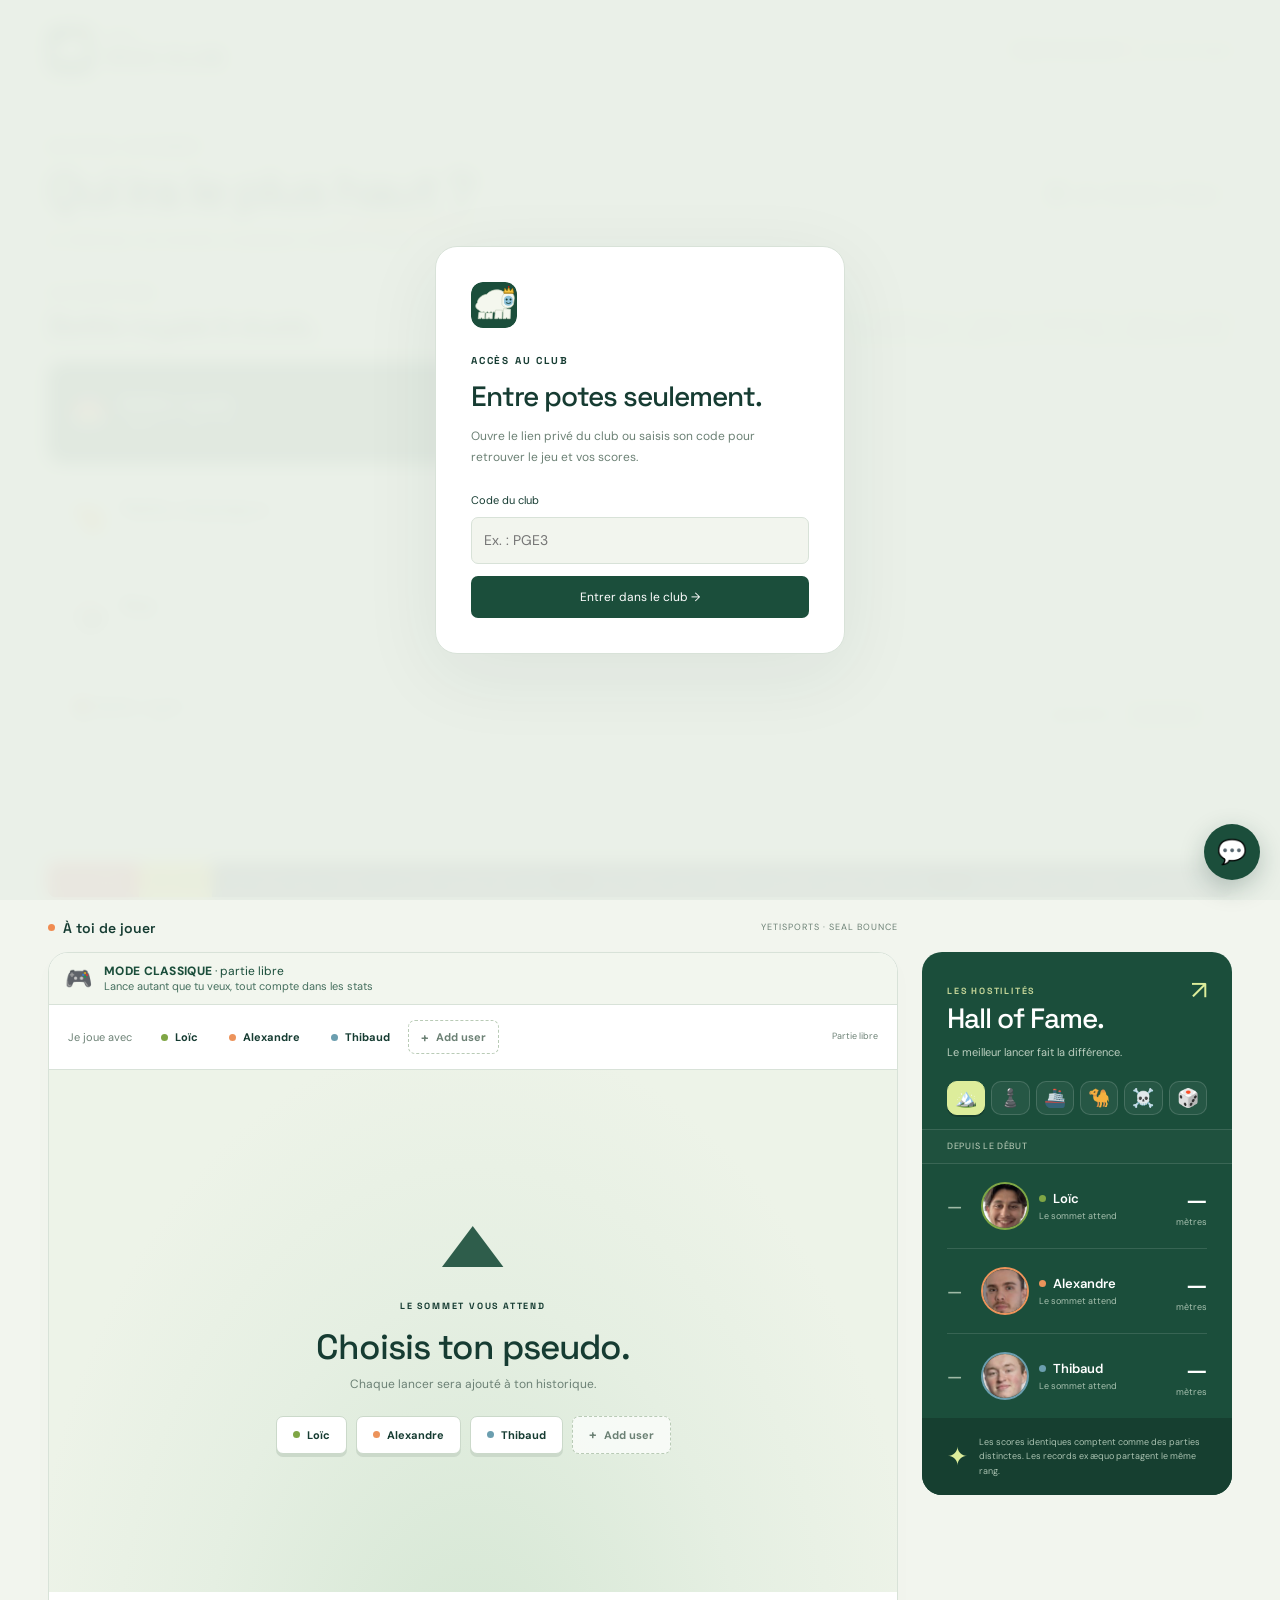
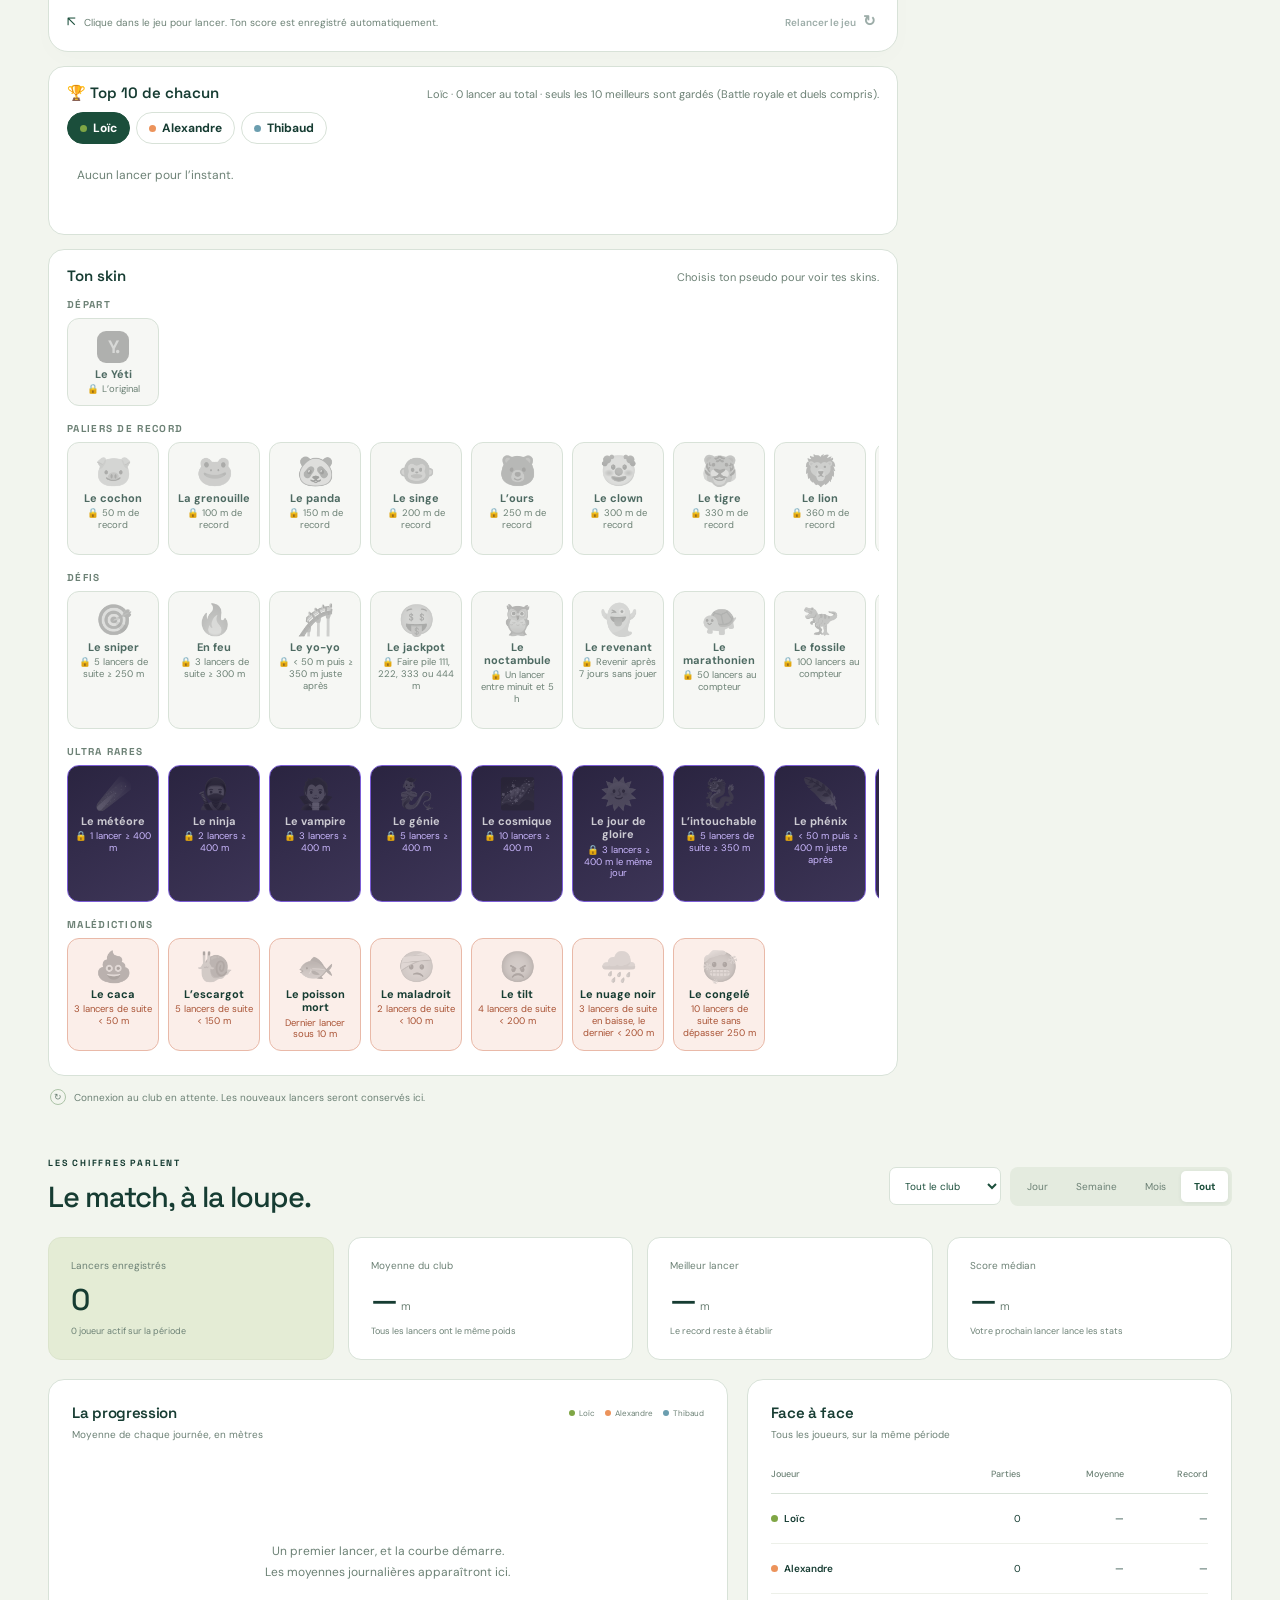
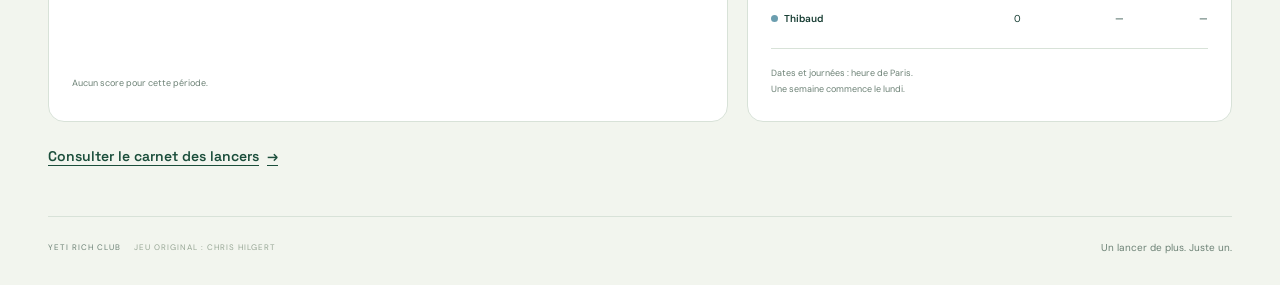
<file: index.html>
<!doctype html>
<html lang="fr">
<head>
  <meta charset="utf-8">
  <meta name="viewport" content="width=device-width, initial-scale=1">
  <meta name="theme-color" content="#eef4ef">
  <title>Yeti rich club</title>
  <link rel="icon" type="image/svg+xml" href="favicon.svg">
  <link rel="manifest" href="manifest.webmanifest">
  <link rel="apple-touch-icon" href="apple-touch-icon.png">
  <meta name="apple-mobile-web-app-capable" content="yes">
  <meta name="mobile-web-app-capable" content="yes">
  <meta name="apple-mobile-web-app-status-bar-style" content="default">
  <meta name="apple-mobile-web-app-title" content="Yeti rich club">
  <link rel="stylesheet" href="styles.css?v=20261122-90">
  <link rel="stylesheet" href="chess-pieces.css?v=1">
  <script>window.RufflePlayer = window.RufflePlayer || {}; window.RufflePlayer.config = {autoplay:"on",unmuteOverlay:"visible",backgroundColor:"#c9e8f7",contextMenu:"off",warnOnUnsupportedContent:false};</script>
  <script src="ruffle/ruffle.js" defer></script>
  <script src="config.js?v=20261122-90" defer></script>
  <script src="data-client.js?v=20261122-90" defer></script>
  <script src="costumes.js?v=20261122-90" defer></script>
  <script src="skins.js?v=20261122-90" defer></script>
  <script src="chess-engine.js?v=1" defer></script>
  <script src="games.js?v=20261122-90" defer></script>
  <script src="camels.js?v=20261122-90" defer></script>
  <script src="skull-icons.js?v=20261122-90" defer></script>
  <script src="skull-art.js?v=20261122-90" defer></script>
  <script src="skull-fx.js?v=20261122-90" defer></script>
  <script src="skull.js?v=20261122-90" defer></script>
  <script src="supabase/functions/yeti-risk/engine.js?v=20261122-90" defer></script>
  <script src="risk-map.js?v=20261122-90" defer></script>
  <script src="risk-art.js?v=20261122-90" defer></script>
  <script src="risk.js?v=20261122-90" defer></script>
  <script src="app.js?v=20261122-90" defer></script>
</head>
<body>
  <div class="page-shell">
    <header class="masthead">
      <a class="brand" href="./" aria-label="Yeti rich club, accueil"><span class="brand-mark brand-logo" aria-hidden="true"><svg class="yeti-logo" aria-hidden="true" focusable="false" xmlns="http://www.w3.org/2000/svg" viewBox="0 0 64 64"><rect width="64" height="64" rx="16" fill="#1b4e3b"/><g fill="#f4f7ee" stroke="#c9d6c2" stroke-width="1" stroke-linejoin="round"><path d="M11 42l-1 9h3.5l1-2 1 2h3.5l.5-9z"/><path d="M21 43l-.5 8h3.5l1-2 1 2h3.5l.5-8z"/><path d="M8 37c-2-2-2-6 1-8 0-6 6-11 13-12 5-6 15-8 22-4 6 2 9 7 8 13l-4 15-2 2-2-2-2 2-2-2-2 2-2-2-2 2-2-2-2 2-2-2-3 2-2-2-3 2-2-2-3 1z"/><path d="M34 39l-1 12h4l1-2 1 2h4l.5-12z"/><path d="M45 37l-.5 14h4l1-2 1 2h4l.5-13z"/></g><g fill="#f4f7ee" stroke="#c9d6c2" stroke-width="1"><path d="M43 24c0-6 4-10 9-10 6 0 9 5 8 10l-1 7c-1 3-4 5-8 5s-7-2-8-5z"/></g><path fill="#8fc4dc" d="M46 24c0-3 3-5 6-5s6 2 6 5v4c0 3-3 5-6 5s-6-2-6-5z"/><circle cx="49.6" cy="24.2" r="1.4" fill="#163c32"/><circle cx="55" cy="24.2" r="1.4" fill="#163c32"/><path d="M49 29q3 2.2 6.3 0" fill="none" stroke="#163c32" stroke-width="1.3" stroke-linecap="round"/><path fill="#f4c542" stroke="#9a6b00" stroke-width=".8" stroke-linejoin="round" d="M45.5 15.5l1.5-7 3.2 4 2.3-5.5 2.3 5.5 3.2-4 1.5 7z"/><circle cx="52.5" cy="6.6" r="1.1" fill="#e30613"/><path d="M45.8 15.5h12.4" stroke="#9a6b00" stroke-width=".8"/></svg></span><span>YETI <strong>RICH CLUB</strong></span></a>
      <div class="app-actions"><button type="button" id="install-app" class="app-button" hidden>📲 Installer l’appli</button><button type="button" id="notif-btn" class="app-button" hidden>🔔 Activer les notifs</button></div><button type="button" id="share-link" class="text-button">Copier le lien du club ↗</button><div id="connection" class="connection" role="status"><span class="status-dot"></span><span id="connection-text">Connexion au club…</span></div>
    </header>

    <div class="intro"><div><p class="eyebrow">LES POTES. UN SOMMET.</p><h1>Qui ira le plus <em>haut ?</em></h1><p class="intro-text">Le même jeu, vos records, et quelques comptes à régler.</p></div><div class="club-tag"><span aria-hidden="true">✳</span> <b id="club-names">Loïc · Alexandre · Thibaud</b></div></div>

    <main>
      <div class="crack-alert" id="crack-alert" hidden role="alert"><span class="warn-sign" aria-hidden="true">!</span><div><strong>ATTENTION GROS CRACK</strong><span id="crack-alert-text"></span></div><span class="warn-sign" aria-hidden="true">!</span></div>
<section class="compet" id="compet" aria-labelledby="compet-title">
        <div class="compet-heading"><div><p class="eyebrow">LES COMPÉTITIONS</p><h2 id="compet-title">Battle royale &amp; duels.</h2></div><p class="compet-rules">Une session officielle par jour : 10 lancers, ta moyenne fait foi. Chaque jour rapporte des points selon ton rang (10, 8, 6, 5, 4, 3, 2, 1) pour le classement du mois.</p></div>
        <div class="resume-bar" id="resume-bar" hidden role="region" aria-label="Tes parties en cours"></div>
        <div class="compet-tabs" role="tablist"><button type="button" class="compet-tab active" role="tab" data-tab="br" aria-selected="true"><span class="ct-ico">🏟️</span><span><b>Battle royale</b><small id="ct-br-sub">Session du jour · 10 lancers</small></span></button><button type="button" class="compet-tab" role="tab" data-tab="duel" aria-selected="false"><span class="ct-ico">⚔️</span><span><b>Duels 1v1</b><small id="ct-duel-sub"><span class="ct-logos" aria-label="Yéti, échecs, bataille navale"><i title="Yéti">🏔️</i><i title="Échecs">♟️</i><i title="Bataille navale">🚢</i></span></small></span><i class="ct-badge" id="ct-duel-badge" hidden></i></button><button type="button" class="compet-tab" role="tab" data-tab="camel" aria-selected="false"><span class="ct-ico">🐪</span><span><b>Petits chameaux</b><small>Jusqu’à 4, avec des dés</small></span><i class="ct-badge" id="ct-camel-badge" hidden></i></button><button type="button" class="compet-tab" role="tab" data-tab="skull" aria-selected="false"><span class="ct-ico">☠️</span><span><b>Skull King</b><small>Jeu de plis, 2 à 9</small></span><i class="ct-badge" id="ct-skull-badge" hidden></i></button><button type="button" class="compet-tab" role="tab" data-tab="risk" aria-selected="false"><span class="ct-ico">🎲</span><span><b>Risk</b><small>Conquiers le monde, 2 à 7</small></span><i class="ct-badge" id="ct-risk-badge" hidden></i></button></div>
        <div class="compet-grid">
          <article class="br-card compet-panel" data-panel="br"><div class="card-title"><div><h3>🏟️ Battle royale</h3><p id="br-date"></p></div><div class="br-tabs" id="br-tabs"><button type="button" data-br="day" class="active">Aujourd’hui</button><button type="button" data-br="month">Ce mois-ci</button></div></div>
            <div class="br-me" id="br-me"></div><div class="br-table" id="br-table"></div></article>
          <article class="duel-card compet-panel" data-panel="duel" hidden><div class="card-title"><div><h3>⚔️ Duels 1v1</h3><p id="duel-desc">Yéti, échecs ou bataille navale : choisis ton jeu.</p></div></div>
            <form class="duel-new" id="duel-new"><p class="duel-pick-label">Choisis le jeu :</p><div class="duel-games" id="duel-games" role="radiogroup" aria-label="Jeu"><button type="button" class="duel-game on" data-game="yeti" role="radio" aria-checked="true"><span>🏔️</span><b>Yéti</b><small>5 lancers chacun</small></button><button type="button" class="duel-game" data-game="chess" role="radio" aria-checked="false"><span>♟️</span><b>Échecs</b><small>Partie complète</small></button><button type="button" class="duel-game" data-game="naval" role="radio" aria-checked="false"><span>🚢</span><b>Bataille navale</b><small>Coule ses 5 bateaux</small></button></div><p class="duel-pick-label">Choisis ton adversaire :</p><div class="duel-pick" id="duel-pick" role="radiogroup" aria-label="Adversaire"></div><button type="submit" id="duel-go" disabled>Choisis un adversaire</button></form>
            <div class="duel-list" id="duel-list"></div></article>
          <article class="duel-card camel-card compet-panel" data-panel="camel" hidden><div class="card-title"><div><h3>🐪 Petits chameaux</h3><p>Les petits chevaux à 4 : 6 pour sortir, on mange en tombant pile, l’escalier de 1 à 6. Les places libres sont jouées par l’ordi.</p></div></div>
            <div class="camel-panel" id="camel-panel"></div></article>
          <article class="duel-card skull-card compet-panel" data-panel="skull" hidden><div class="card-title"><div><h3>☠️ Skull King</h3><p>Le jeu de plis à paris, de 2 à 9 joueurs. Parie le nombre de plis que tu vas gagner, pile poil.</p></div></div>
            <div class="camel-panel" id="skull-panel"></div></article>
          <article class="duel-card risk-card compet-panel" data-panel="risk" hidden><div class="card-title"><div><h3>🎲 Risk</h3><p>Conquiers le monde, de 2 à 7 joueurs, bots compris. Taureaux, vaches, tigres et chars au rendez-vous.</p></div></div>
            <div class="camel-panel" id="risk-panel"></div></article>
        </div>
      </section>
      <section class="news-ticker" aria-label="Les actus du club"><div class="ticker-label"><span class="ticker-live">EN DIRECT</span><span class="ticker-channel">YÉTI INFO</span></div><div class="ticker-viewport"><div class="ticker-track" id="ticker-track"><span class="ticker-item">Les scores arrivent…</span></div></div></section>
      <section class="play-layout" aria-label="Le jeu et le classement">
        <div class="game-column">
          <div class="section-top"><h2><span class="live-dot"></span> À toi de jouer</h2><span class="original-badge">YETISPORTS · SEAL BOUNCE</span></div>
          <div class="game-card">
            <div class="mode-banner" id="mode-banner" role="status"></div><div class="player-bar"><span class="player-label">Je joue avec</span><div class="profiles" id="profiles" aria-label="Choisir son joueur"></div><span class="round-tag" id="round-tag">Prêt pour le lancer</span><button type="button" class="admin-open" id="admin-open" hidden>🛡️ Admin</button><button type="button" class="admin-open mod-open" id="mod-open" hidden>🚨 Modo</button></div>
            <div class="game-stage" id="game-stage"><div class="mode-chip" id="mode-chip" hidden></div><button type="button" class="fs-close" id="fs-close" hidden aria-label="Quitter le plein écran">✕</button><div class="fs-rotate" id="fs-rotate" aria-hidden="true"><span>📱↻</span>Tourne ton téléphone pour jouer en grand</div>
              <div id="game-container"></div>
              <div class="game-cover" id="game-cover"><div class="cover-mountain" aria-hidden="true">▲</div><span class="eyebrow">LE SOMMET VOUS ATTEND</span><h2>Choisis ton pseudo.</h2><p>Chaque lancer sera ajouté à ton historique.</p><p class="cover-hint-mobile">Touche ton prénom juste au-dessus ↑</p><div class="cover-profiles" id="cover-profiles"></div></div>
              <div id="game-loading" class="game-loading" hidden><span class="spinner"></span><p>Le Yéti s’échauffe…</p></div>
            </div>
            <div class="board-stage" id="board-stage" hidden></div>
            <div class="game-footer"><p><span aria-hidden="true">↖</span> <span class="hint-desktop">Clique dans le jeu pour lancer.</span><span class="hint-phone">Touche le jeu pour lancer.</span> Ton score est enregistré automatiquement.</p><div class="game-actions"><button type="button" id="fullscreen-game" class="fs-button" hidden>⛶ Plein écran</button><button type="button" id="restart-game" class="text-button" disabled>Relancer le jeu <span aria-hidden="true">↻</span></button></div></div>
          </div>
          <section class="top-card" aria-labelledby="top-title"><div class="top-head"><h3 id="top-title">🏆 Top 10 de chacun</h3><p id="top-sub">Les 10 meilleurs lancers de chaque joueur, Battle royale et duels compris.</p></div><div class="top-tabs" id="top-tabs" role="tablist" aria-label="Choisir un joueur"></div><ol class="top-list" id="top-list"></ol></section>
          <section class="skin-bar" aria-labelledby="skin-title"><div class="skin-head"><h3 id="skin-title">Ton skin</h3><p id="skin-hint">Choisis ton pseudo pour voir tes skins.</p></div><div class="skin-curse" id="skin-curse" hidden role="status"></div><div class="skins" id="skins"></div></section><div class="save-strip" role="status" aria-live="polite"><span id="save-icon" aria-hidden="true">✓</span><p id="save-status">Une ligne dans l’historique pour chaque lancer terminé.</p></div>
          <div class="last-result" id="last-result" hidden><div><p class="eyebrow" id="last-result-name">DERNIER LANCER</p><strong id="last-result-score">—</strong><span>mètres</span></div><p id="last-result-detail"></p></div>
        </div>

        <aside class="leaderboard-card" aria-labelledby="leaderboard-title"><div class="board-heading"><span class="eyebrow">LES HOSTILITÉS</span><span class="tiny-symbol" aria-hidden="true">↗</span><h2 id="leaderboard-title">Hall of Fame.</h2><p id="board-sub">Le meilleur lancer fait la différence.</p></div><div class="lb-tabs" id="lb-tabs" role="tablist" aria-label="Choisir le jeu"><button type="button" class="active" data-lb="yeti" title="Yéti">🏔️</button><button type="button" data-lb="chess" title="Échecs">♟️</button><button type="button" data-lb="naval" title="Bataille navale">🚢</button><button type="button" data-lb="camel" title="Petits chameaux">🐪</button><button type="button" data-lb="skull" title="Skull King">☠️</button><button type="button" data-lb="risk" title="Risk">🎲</button></div><div class="board-period" id="board-period">Depuis le début</div><div class="lb-sort" id="lb-sort" hidden></div><div class="lb-highlights" id="lb-highlights" hidden></div><div id="leaderboard" class="leaderboard"></div><details class="lb-history" id="lb-history" hidden><summary>Dernières parties</summary><div id="lb-history-list"></div></details><div class="board-bottom"><span aria-hidden="true">✦</span><p id="board-note">Les scores identiques comptent comme des parties distinctes. Les records ex æquo partagent le même rang.</p></div></aside>
      </section>

      <section class="analytics" aria-labelledby="analytics-title">
        <div class="analytics-heading"><div><p class="eyebrow">LES CHIFFRES PARLENT</p><h2 id="analytics-title">Le match, à la loupe.</h2></div><div class="filters"><label class="analysis-player-label"><span class="sr-only">Joueur à analyser</span><select id="analysis-player"><option value="all">Tout le club</option><option value="1">Loïc</option><option value="2">Alexandre</option><option value="3">Thibaud</option></select></label><div class="period-buttons" id="period-buttons" aria-label="Période d’analyse"><button type="button" data-period="day">Jour</button><button type="button" data-period="week">Semaine</button><button type="button" data-period="month">Mois</button><button type="button" data-period="all" class="active" aria-pressed="true">Tout</button></div><label class="date-control" id="date-control" hidden><span class="sr-only">Date de référence</span><input type="date" id="reference-date"></label></div></div>
        <div class="metrics" id="metrics"></div>
        <div class="analysis-grid"><article class="chart-card"><div class="card-title"><div><h3>La progression</h3><p>Moyenne de chaque journée, en mètres</p></div><div class="chart-legend" id="chart-legend"></div></div><div class="chart-wrap" id="trend-chart"></div><p class="chart-note" id="chart-note"></p></article><article class="detail-card"><div class="card-title"><div><h3>Face à face</h3><p>Tous les joueurs, sur la même période</p></div></div><div class="comparison-table-wrap"><table class="comparison-table"><thead><tr><th>Joueur</th><th>Parties</th><th>Moyenne</th><th>Record</th></tr></thead><tbody id="comparison-body"></tbody></table></div><div class="detail-footnote">Dates et journées : heure de Paris.<br>Une semaine commence le lundi.</div></article></div>

        <button type="button" class="history-toggle" id="history-toggle" aria-expanded="false" aria-controls="history-card">Consulter le carnet des lancers <span aria-hidden="true">→</span></button><article class="history-card" id="history-card" hidden><div class="card-title history-heading"><div><h3>Le carnet des lancers</h3><p id="history-description">Les dernières parties du club</p></div><label class="history-select-label"><span>Joueur</span><select id="history-player"><option value="all">Tout le club</option><option value="1">Loïc</option><option value="2">Alexandre</option><option value="3">Thibaud</option></select></label></div><div class="history-table-wrap"><table class="history-table"><thead><tr><th>Date & heure</th><th>Joueur</th><th>Score</th><th>Enregistrement</th></tr></thead><tbody id="history-body"></tbody></table></div><button type="button" class="load-more" id="load-more" hidden>Afficher 30 lancers de plus</button></article>
      </section>
    </main>
    <footer class="page-footer"><span>YETI RICH CLUB <strong>JEU ORIGINAL : CHRIS HILGERT</strong></span><p>Un lancer de plus. Juste un.</p></footer>
  </div>
  <div class="access-overlay" id="access-overlay" hidden><form id="access-form" class="access-card"><span class="brand-mark brand-logo" aria-hidden="true"><svg class="yeti-logo" aria-hidden="true" focusable="false" xmlns="http://www.w3.org/2000/svg" viewBox="0 0 64 64"><rect width="64" height="64" rx="16" fill="#1b4e3b"/><g fill="#f4f7ee" stroke="#c9d6c2" stroke-width="1" stroke-linejoin="round"><path d="M11 42l-1 9h3.5l1-2 1 2h3.5l.5-9z"/><path d="M21 43l-.5 8h3.5l1-2 1 2h3.5l.5-8z"/><path d="M8 37c-2-2-2-6 1-8 0-6 6-11 13-12 5-6 15-8 22-4 6 2 9 7 8 13l-4 15-2 2-2-2-2 2-2-2-2 2-2-2-2 2-2-2-2 2-2-2-3 2-2-2-3 2-2-2-3 1z"/><path d="M34 39l-1 12h4l1-2 1 2h4l.5-12z"/><path d="M45 37l-.5 14h4l1-2 1 2h4l.5-13z"/></g><g fill="#f4f7ee" stroke="#c9d6c2" stroke-width="1"><path d="M43 24c0-6 4-10 9-10 6 0 9 5 8 10l-1 7c-1 3-4 5-8 5s-7-2-8-5z"/></g><path fill="#8fc4dc" d="M46 24c0-3 3-5 6-5s6 2 6 5v4c0 3-3 5-6 5s-6-2-6-5z"/><circle cx="49.6" cy="24.2" r="1.4" fill="#163c32"/><circle cx="55" cy="24.2" r="1.4" fill="#163c32"/><path d="M49 29q3 2.2 6.3 0" fill="none" stroke="#163c32" stroke-width="1.3" stroke-linecap="round"/><path fill="#f4c542" stroke="#9a6b00" stroke-width=".8" stroke-linejoin="round" d="M45.5 15.5l1.5-7 3.2 4 2.3-5.5 2.3 5.5 3.2-4 1.5 7z"/><circle cx="52.5" cy="6.6" r="1.1" fill="#e30613"/><path d="M45.8 15.5h12.4" stroke="#9a6b00" stroke-width=".8"/></svg></span><p class="eyebrow">ACCÈS AU CLUB</p><h2>Entre potes seulement.</h2><p>Ouvre le lien privé du club ou saisis son code pour retrouver le jeu et vos scores.</p><label for="club-code">Code du club</label><input id="club-code" type="text" placeholder="Ex. : PGE3" autocomplete="off" required><button class="primary-button" type="submit">Entrer dans le club →</button><p id="access-error" role="alert"></p></form></div>
  <div class="toast" id="toast" role="status" aria-live="polite" hidden></div>
  <div class="access-overlay" id="pin-overlay" hidden><form id="pin-form" class="access-card" role="dialog" aria-modal="true" aria-labelledby="pin-title"><span class="brand-mark" aria-hidden="true">🔒</span><p class="eyebrow" id="pin-eyebrow">CONNEXION</p><h2 id="pin-title">Mot de passe</h2><p id="pin-text"></p><input id="pin-user" type="text" autocomplete="username" hidden><label for="pin-input">Mot de passe</label><input id="pin-input" type="password" maxlength="64" autocomplete="current-password" required><div id="pin-confirm-wrap" hidden><label for="pin-confirm">Confirme le mot de passe</label><input id="pin-confirm" type="password" maxlength="64" autocomplete="new-password"></div><button class="primary-button" id="pin-submit" type="submit">Entrer →</button><button class="text-button add-player-cancel" id="pin-cancel" type="button">Choisir un autre joueur</button><p id="pin-error" role="alert"></p></form></div>
  <div class="access-overlay" id="ban-overlay" hidden><div class="access-card" role="alertdialog" aria-modal="true" aria-labelledby="ban-title"><span class="brand-mark" aria-hidden="true">⛔</span><p class="eyebrow">VIRÉ PAR L’ADMIN</p><h2 id="ban-title">Pause forcée.</h2><p id="ban-text"></p><button class="primary-button" id="ban-ok" type="button">OK</button></div></div>
  <div class="access-overlay" id="install-overlay" hidden><div class="access-card install-card" role="dialog" aria-modal="true" aria-labelledby="install-title"><span class="brand-mark brand-logo" aria-hidden="true"><img src="icon-192.png" alt="" width="46" height="46"></span><p class="eyebrow">APPLI YETI RICH CLUB</p><h2 id="install-title">Installe l’appli.</h2><div id="install-steps"></div><button class="primary-button" id="install-close" type="button">OK</button></div></div>
  <div class="access-overlay" id="admin-overlay" hidden><div class="access-card admin-card" role="dialog" aria-modal="true" aria-labelledby="admin-title"><span class="brand-mark" aria-hidden="true">🛡️</span><p class="eyebrow">ADMIN</p><h2 id="admin-title">Virer quelqu’un.</h2><p>Le joueur banni est déconnecté tout de suite : plus de jeu ni de chat pendant la durée choisie.</p><div class="admin-list" id="admin-list"></div><p id="admin-error" role="alert"></p><button class="text-button add-player-cancel" id="admin-close" type="button">Fermer</button></div></div>
  <div class="access-overlay" id="add-player-overlay" hidden><form id="add-player-form" class="access-card" role="dialog" aria-modal="true" aria-labelledby="add-player-title"><span class="brand-mark" aria-hidden="true">+</span><p class="eyebrow">NOUVEAU JOUEUR</p><h2 id="add-player-title">Un pote de plus.</h2><p>Son prénom apparaîtra à côté des autres, avec son propre classement et son historique.</p><label for="new-player-name">Prénom</label><input id="new-player-name" type="text" maxlength="24" autocomplete="off" required><button class="primary-button" id="add-player-submit" type="submit">Ajouter au club →</button><button class="text-button add-player-cancel" id="add-player-cancel" type="button">Annuler</button><p id="add-player-error" role="alert"></p></form></div>
  <div class="chat-peek" id="chat-peek" hidden role="status"></div>
  <button type="button" class="chat-fab" id="chat-fab" aria-controls="chat-panel" aria-expanded="false" aria-label="Ouvrir le chat">💬<span class="chat-badge" id="chat-badge" hidden>0</span></button>
  <section class="chat-panel" id="chat-panel" hidden aria-label="Chat du club"><header class="chat-head"><div><strong>Le chat du club</strong><span id="chat-sub">Tout le club voit tes messages</span></div><div class="chat-head-actions"><button type="button" class="chat-close chat-clear-btn" id="chat-clear" hidden aria-label="Vider le chat pour tout le monde" title="Vider le chat maintenant (admin)">🧹</button><button type="button" class="chat-close chat-wide-btn" id="chat-wide" aria-label="Agrandir le chat" title="Agrandir le chat (moitié d’écran)">⤢</button><button type="button" class="chat-close" id="chat-close" aria-label="Fermer le chat">✕</button></div></header><div class="chat-list" id="chat-list" aria-live="polite"><p class="chat-empty">Pas encore de message. Lance les hostilités.</p></div><div class="chat-mention" id="chat-mention" hidden role="listbox" aria-label="Taguer un joueur"></div><div class="chat-picker" id="chat-picker" hidden><div class="gif-search"><input id="gif-q" type="search" placeholder="Chercher un GIF…" autocomplete="off" enterkeyhint="search" aria-label="Chercher un GIF"></div><div class="chat-picker-grid gifs" id="chat-picker-grid"></div><div class="gif-foot"><button type="button" id="gif-more" hidden>Plus de GIFs</button><span class="giphy-by">Powered by <b>GIPHY</b></span></div></div><form class="chat-form" id="chat-form"><button type="button" class="chat-pick-btn" id="chat-pick" aria-label="Envoyer un GIF" aria-expanded="false" disabled>GIF</button><button type="button" class="chat-pick-btn chat-pop-btn" id="chat-pop" aria-label="Envoyer un message plein écran à quelqu’un" title="Message écran : un message avec un GIF qui s’affiche en grand sur l’écran de quelqu’un (3 par quart d’heure)" disabled>💥</button><input id="chat-input" type="text" maxlength="280" autocomplete="off" placeholder="Choisis ton pseudo pour écrire" disabled><button type="submit" id="chat-send" disabled aria-label="Envoyer">➤</button></form></section>
  <canvas class="confetti" id="confetti" hidden aria-hidden="true"></canvas>
  <div class="party" id="party" hidden role="alert"><div class="party-card"><span class="party-eyebrow">🎉 NOUVEAU RECORD ABSOLU 🎉</span><strong id="party-name"></strong><span class="party-score" id="party-score"></span><span class="party-prev" id="party-prev"></span></div></div>
  <div class="duel-invite" id="duel-invite" hidden role="dialog" aria-modal="true" aria-labelledby="di-title"><div class="di-card"><div class="di-vs" id="di-vs"></div><p class="di-eyebrow">⚔️ DÉFI EN DUEL</p><h2 id="di-title"></h2><p class="di-text" id="di-text">5 lancers chacun, la meilleure moyenne gagne.</p><div class="di-actions"><button type="button" class="di-no" id="di-no">Refuser</button><button type="button" class="di-yes" id="di-yes">Accepter</button></div></div></div>
</body>
</html>
</file>
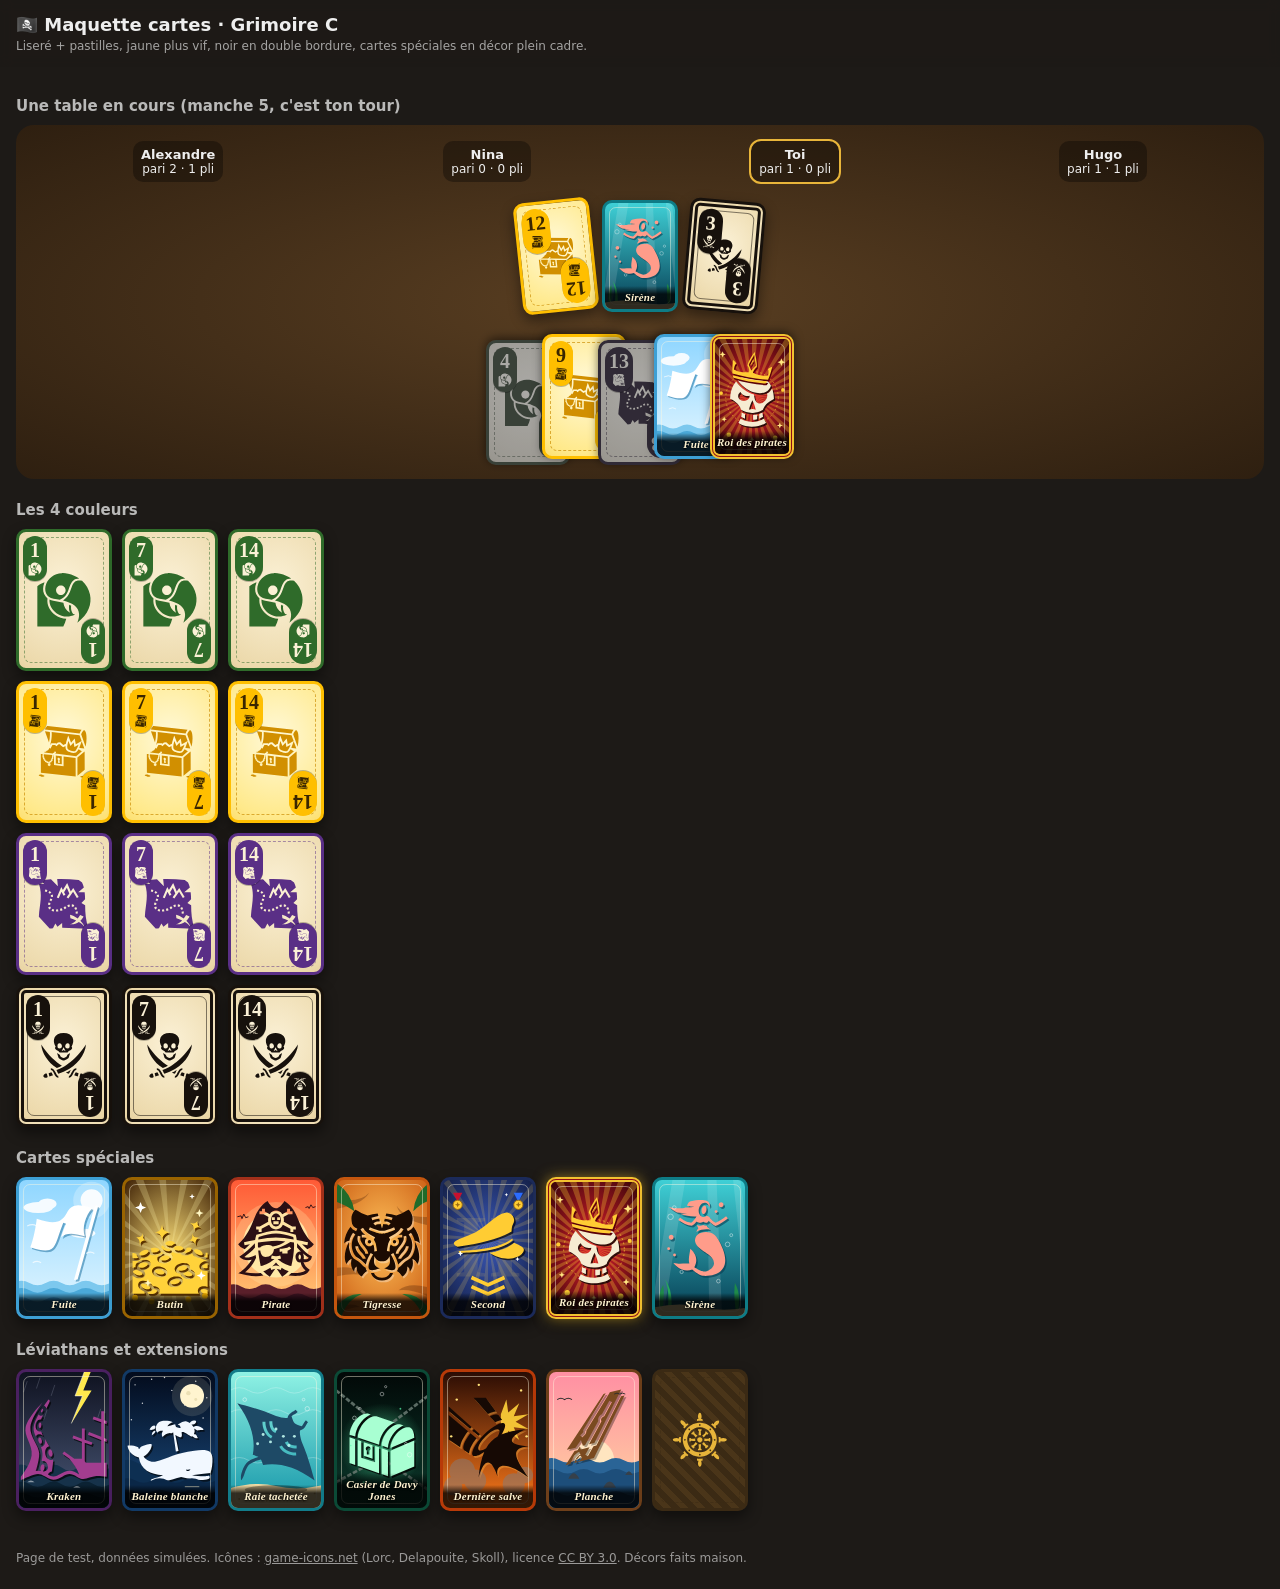
<file: maquettes/skull-cartes.html>
<!doctype html>
<html lang="fr">
<head>
<meta charset="utf-8">
<meta name="viewport" content="width=device-width,initial-scale=1">
<title>Maquette cartes Skull King</title>
<script src="gi-icons.js"></script>
<style>
  * { box-sizing: border-box; }
  body { margin: 0; font-family: system-ui, -apple-system, sans-serif; background: #1d1a17; color: #eee; }
  header { padding: 14px 16px; position: sticky; top: 0; z-index: 5; background: #1d1a17ee; backdrop-filter: blur(6px); }
  header h1 { font-size: 18px; margin: 0; }
  header p { margin: 4px 0 0; font-size: 12px; opacity: .65; }
  main { padding: 8px 16px 40px; }
  h2 { font-size: 15px; font-weight: 600; opacity: .75; margin: 22px 0 10px; }
  .row { display: flex; flex-wrap: wrap; gap: 10px; }
  footer { font-size: 12px; opacity: .6; padding: 0 16px 24px; }
  footer a { color: inherit; }

  /* ---------- carte : base Grimoire + liseré et pastilles ---------- */
  .card { --w: 96px; width: var(--w); aspect-ratio: 100 / 148; position: relative; border-radius: 10px; overflow: hidden; flex: none;
    display: grid; place-items: center; user-select: none; transition: transform .15s;
    background: radial-gradient(120% 90% at 50% 40%, #fbf1d6 0%, #ecd9ab 70%, #d9bf86 100%);
    border: 3px solid var(--k); box-shadow: 0 6px 14px #0007; font-family: Georgia, 'Times New Roman', serif; }
  .card:hover { transform: translateY(-6px); }
  .card::before { content: ''; position: absolute; inset: 5px; border: 1px dashed color-mix(in srgb, var(--k) 50%, transparent); border-radius: 7px; pointer-events: none; z-index: 2; }
  .card .ic { width: 64%; height: auto; fill: var(--ic, var(--k)); }
  .card .c { position: absolute; z-index: 3; top: 4px; left: 4px; min-width: 24px; padding: 4px 4px 5px; border-radius: 99px;
    background: var(--k); color: var(--on, #fbf1d6); font-weight: 900; font-size: 20px; line-height: 1;
    display: flex; flex-direction: column; align-items: center; gap: 2px; box-shadow: 0 1px 0 #0004; }
  .card .c svg { width: 14px; height: 14px; fill: var(--on, #fbf1d6); }
  .card .c.br { top: auto; left: auto; bottom: 4px; right: 4px; transform: rotate(180deg); }

  .g { --k: #2f6b2a; }
  .y { --k: #ffbf00; --ic: #d18f00; --on: #3a2600;
    background: radial-gradient(120% 90% at 50% 40%, #fff9d9 0%, #ffe98a 65%, #f7cf45 100%); }
  .y::before { border-color: #c98a00aa; }
  .p { --k: #5a2f86; }
  .k { --k: #17110c; border: 8px double #17110c; }
  .k::before { inset: 3px; border: 1px solid #17110c88; }
  .k .c { top: 2px; left: 2px; } .k .c.br { bottom: 2px; right: 2px; }

  /* ---------- cartes spéciales : décor plein cadre ---------- */
  .card.full { border-color: var(--k); background: var(--k); }
  .card.full::before { inset: 4px; border: 1.5px solid #fff7e070; }
  .card.full .scene { position: absolute; inset: 0; width: 100%; height: 100%; display: block; }
  .card.full .nm { position: absolute; z-index: 3; left: 0; right: 0; bottom: 0; padding: 5px 2px 6px; text-align: center;
    background: linear-gradient(transparent, #000c 35%); color: #fff3d1; font-style: italic; font-weight: 700; font-size: 11px;
    text-shadow: 0 1px 2px #000; letter-spacing: .02em; }
  .card.kg { border: 5px double #f2c230; box-shadow: 0 0 14px #f2c23088, 0 6px 14px #0007; }
  .back { --k: #3b2a14; background: repeating-linear-gradient(45deg, #3b2a14 0 6px, #4a3519 6px 12px); }
  .back .ic { fill: #e8b53a; }

  /* ---------- table de démo ---------- */
  .table { margin-top: 10px; border-radius: 18px; padding: 16px 10px 0; overflow: hidden; background: radial-gradient(#5a3f22, #2e1f10); }
  .seats { display: flex; justify-content: space-around; gap: 6px; flex-wrap: wrap; }
  .seat { text-align: center; font-size: 12px; min-width: 70px; padding: 6px 8px; border-radius: 10px; background: #0005; }
  .seat b { display: block; font-size: 13px; }
  .seat.turn { outline: 2px solid #e8b53a; }
  .trick { display: flex; justify-content: center; gap: 8px; margin: 18px 0; }
  .trick .card { --w: 76px; }
  .trick .card:nth-child(1) { transform: rotate(-6deg); } .trick .card:nth-child(3) { transform: rotate(5deg); }
  .hand { display: flex; justify-content: center; padding: 10px 0 14px; }
  .hand .card { --w: 84px; margin: 0 -14px; box-shadow: 0 -2px 10px #0008; }
  .hand .card.no { filter: grayscale(.8) brightness(.7); }
  .hand .card.can { transform: translateY(-6px); }
  .hand .card.can:hover { transform: translateY(-18px); z-index: 4; }

  @media (max-width: 480px) {
    main { padding: 4px 10px 30px; }
    .row { gap: 7px; }
    .card { --w: 76px; }
    .card .c { font-size: 16px; min-width: 20px; } .card .c svg { width: 11px; height: 11px; }
    .card.full .nm { font-size: 9px; }
    .trick .card { --w: 64px; }
    .hand .card { --w: 66px; margin: 0 -15px; }
  }
</style>
</head>
<body>
<header>
  <h1>🏴‍☠️ Maquette cartes · Grimoire C</h1>
  <p>Liseré + pastilles, jaune plus vif, noir en double bordure, cartes spéciales en décor plein cadre.</p>
</header>
<main id="root"></main>
<footer>Page de test, données simulées. Icônes : <a href="https://game-icons.net">game-icons.net</a> (Lorc, Delapouite, Skoll), licence <a href="https://creativecommons.org/licenses/by/3.0/">CC BY 3.0</a>. Décors faits maison.</footer>
<script>
(() => {
  const I = window.GI_ICONS;
  const paths = n => I[n].map(d => `<path d="${d}"/>`).join('');
  const ico = (n, cls = 'ic') => `<svg class="${cls}" viewBox="0 0 512 512" aria-hidden="true">${paths(n)}</svg>`;

  /* ---- briques de décor (repère 100 x 148) ---- */
  let U = 0;
  const lin = (id, a, b, x2 = 0, y2 = 1) => `<linearGradient id="${id}" x1="0" y1="0" x2="${x2}" y2="${y2}"><stop offset="0" stop-color="${a}"/><stop offset="1" stop-color="${b}"/></linearGradient>`;
  const rad = (id, a, b, cx = .5, cy = .45, r = .7) => `<radialGradient id="${id}" cx="${cx}" cy="${cy}" r="${r}"><stop offset="0" stop-color="${a}"/><stop offset="1" stop-color="${b}"/></radialGradient>`;
  const waves = (y, fill, amp = 5, op = 1) => `<path d="M-5 ${y} q8.75 -${amp} 17.5 0 t17.5 0 t17.5 0 t17.5 0 t17.5 0 t17.5 0 V160 H-5z" fill="${fill}" opacity="${op}"/>`;
  const rays = (cx, cy, n, fill, op, len = 200, w = .09) => Array.from({length: n}, (_, i) => {
    const a = i / n * Math.PI * 2, b = a + w;
    return `<path d="M${cx} ${cy}L${(cx + Math.cos(a) * len).toFixed(1)} ${(cy + Math.sin(a) * len).toFixed(1)}L${(cx + Math.cos(b) * len).toFixed(1)} ${(cy + Math.sin(b) * len).toFixed(1)}z"/>`;
  }).join('').replace(/^/, `<g fill="${fill}" opacity="${op}">`) + '</g>';
  const star = (x, y, r, fill) => `<path d="M${x} ${y - r}L${x + r * .28} ${y - r * .28}L${x + r} ${y}L${x + r * .28} ${y + r * .28}L${x} ${y + r}L${x - r * .28} ${y + r * .28}L${x - r} ${y}L${x - r * .28} ${y - r * .28}z" fill="${fill}"/>`;
  const dots = (pts, r, fill, op = 1) => `<g fill="${fill}" opacity="${op}">${pts.map(([x, y, s = 1]) => `<circle cx="${x}" cy="${y}" r="${r * s}"/>`).join('')}</g>`;
  const bubbles = pts => `<g fill="none" stroke="#fff" stroke-width=".8" opacity=".6">${pts.map(([x, y, r]) => `<circle cx="${x}" cy="${y}" r="${r}"/>`).join('')}</g>`;
  const icon = (n, x, y, s, fill, shadow = '#0006', rot = 0) =>
    `<g transform="rotate(${rot} ${x + s / 2} ${y + s / 2})"><svg x="${x + 1.6}" y="${y + 2}" width="${s}" height="${s}" viewBox="0 0 512 512"><g fill="${shadow}">${paths(n)}</g></svg>` +
    `<svg x="${x}" y="${y}" width="${s}" height="${s}" viewBox="0 0 512 512"><g fill="${fill}">${paths(n)}</g></svg></g>`;
  const SKY_STARS = [[12, 14], [30, 8], [52, 20], [78, 10], [90, 28], [20, 34], [66, 36], [44, 6], [86, 50], [8, 52]];

  const SCENES = {
    escape: u => ({k: '#3d9fd4', name: 'Fuite', svg: `<defs>${lin('a' + u, '#8fd6ff', '#e6f7ff')}</defs>
      <rect width="100" height="148" fill="url(#a${u})"/>
      <circle cx="80" cy="22" r="12" fill="#fff" opacity=".9"/><circle cx="80" cy="22" r="20" fill="#fff" opacity=".25"/>
      <g fill="#fff" opacity=".9"><ellipse cx="22" cy="30" rx="16" ry="6"/><ellipse cx="32" cy="26" rx="10" ry="6"/><ellipse cx="70" cy="58" rx="14" ry="5"/><ellipse cx="62" cy="55" rx="8" ry="5"/></g>
      ${icon('flying-flag', 8, 26, 86, '#ffffff', '#1d6f9e88', -6)}
      ${waves(112, '#7cc8ee')}${waves(120, '#4aa8d8')}${waves(130, '#2a86bd')}
      <g stroke="#fff" stroke-width="1.2" fill="none" opacity=".7"><path d="M10 50q6-3 10 0M74 80q5-3 9 0M16 90q5-3 9 0"/></g>`}),

    loot: u => ({k: '#9a6400', name: 'Butin', svg: `<defs>${rad('a' + u, '#ffe27a', '#3a1d04', .5, .55, .75)}</defs>
      <rect width="100" height="148" fill="url(#a${u})"/>${rays(50, 82, 22, '#fff2a8', .25)}
      ${icon('coins-pile', 6, 40, 88, '#ffd23a', '#5a3200')}
      ${star(18, 30, 6, '#fff')}${star(82, 36, 4.5, '#fff7c2')}${star(74, 18, 3, '#fff')}${star(26, 112, 4, '#fff7c2')}${star(84, 104, 5, '#fff')}
      ${dots([[12, 128], [30, 132], [70, 130], [88, 126], [50, 136]], 3.2, '#e8a800')}`}),

    pirate: u => ({k: '#a3301a', name: 'Pirate', svg: `<defs>${lin('a' + u, '#ff5a36', '#ffd27a')}</defs>
      <rect width="100" height="148" fill="url(#a${u})"/>
      <circle cx="50" cy="70" r="36" fill="#fff0b0" opacity=".85"/><circle cx="50" cy="70" r="46" fill="#fff0b0" opacity=".25"/>
      ${icon('pirate-captain', 4, 18, 92, '#2b0f14', '#0000')}
      ${waves(116, '#5a1f2a')}${waves(126, '#3a1220')}
      <g fill="#2b0f14"><path d="M8 40l4-1 1 3 2-5 2 4 3-1" stroke="#2b0f14" fill="none"/><path d="M82 30l3-1 1 2 2-4 2 3 3-1" stroke="#2b0f14" fill="none"/></g>`}),

    tigress: u => ({k: '#c4560e', name: 'Tigresse', svg: `<defs>${rad('a' + u, '#ffc15a', '#c4500a', .5, .45, .8)}</defs>
      <rect width="100" height="148" fill="url(#a${u})"/>
      <g fill="#3a1500" opacity=".28"><path d="M-4 20q30 6 40-6-8 14-40 18z"/><path d="M104 40q-30 2-38-12 4 16 38 22z"/><path d="M-4 96q26-4 34 8-12-4-34 2z"/><path d="M104 118q-24-8-36 2 14-2 36 8z"/><path d="M-4 140q20-8 30-2-10 0-30 8z"/></g>
      <g fill="#1f6b2a"><path d="M-6 0q22 10 26 34-14-10-26-12z"/><path d="M106 0q-20 12-22 34 12-12 22-12z"/><path d="M-6 148q14-26 34-24-16 6-22 24z" fill="#2d8a3a"/><path d="M106 148q-14-26-34-24 16 6 22 24z" fill="#2d8a3a"/></g>
      ${icon('tiger-head', 6, 28, 88, '#1c0b02', '#fff5')}`}),

    second: u => ({k: '#1b2a5a', name: 'Second', svg: `<defs>${rad('a' + u, '#3a58b8', '#0c1430', .5, .45, .8)}</defs>
      <rect width="100" height="148" fill="url(#a${u})"/>${rays(50, 64, 28, '#ffd75a', .18)}
      <text x="50" y="104" text-anchor="middle" font-family="Georgia,serif" font-size="96" font-weight="900" fill="#ffd75a" opacity=".13">II</text>
      ${icon('captain-hat-profile', 10, 26, 80, '#ffcc33', '#000a', -8)}
      <g fill="none" stroke="#ffcc33" stroke-width="4" stroke-linejoin="round"><path d="M32 106l18 8 18-8"/><path d="M32 116l18 8 18-8"/></g>
      <g><path d="M12 14l5 10 5-10z" fill="#c8102e"/><circle cx="17" cy="27" r="5" fill="#ffcc33" stroke="#9a6b10"/>${star(17, 27, 3, '#9a6b10')}
         <path d="M78 14l5 10 5-10z" fill="#2b6cff"/><circle cx="83" cy="27" r="5" fill="#ffcc33" stroke="#9a6b10"/>${star(83, 27, 3, '#9a6b10')}</g>
      ${star(20, 80, 3, '#fff')}${star(82, 86, 2.5, '#fff')}${star(70, 16, 2, '#fff')}`}),

    king: u => ({k: '#8c0b18', name: 'Roi des pirates', cls: 'kg', svg: `<defs>${rad('a' + u, '#e2202f', '#2a0206', .5, .5, .75)}</defs>
      <rect width="100" height="148" fill="url(#a${u})"/>${rays(50, 74, 36, '#ffcc33', .3)}
      <circle cx="50" cy="76" r="34" fill="none" stroke="#ffcc33" stroke-width="1" stroke-dasharray="2 3" opacity=".8"/>
      ${icon('pirate-skull', 14, 44, 72, '#f6ecd2', '#000b')}
      ${icon('jewel-crown', 22, 8, 56, '#ffcc33', '#5a0008', 10)}
      ${star(12, 20, 4, '#ffe680')}${star(88, 30, 5, '#ffe680')}${star(14, 104, 3.5, '#ffe680')}${star(86, 112, 4, '#ffe680')}${star(50, 130, 3, '#ffe680')}
      ${dots([[20, 124], [80, 128], [10, 70, .8], [90, 66, .8]], 3, '#ffcc33')}`}),

    mermaid: u => ({k: '#0e7c86', name: 'Sirène', svg: `<defs>${lin('a' + u, '#3fd0d6', '#063c52')}</defs>
      <rect width="100" height="148" fill="url(#a${u})"/>
      <g fill="#fff" opacity=".13"><path d="M20 0l14 0-24 148-14 0z"/><path d="M58 0l10 0 6 148-14 0z"/><path d="M86 0l8 0 20 148-12 0z"/></g>
      ${icon('mermaid', 6, 18, 90, '#ff9c8a', '#063c5299')}
      <g fill="#1e8a4a"><path d="M8 148q-6-20 2-34 2 14-2 34z"/><path d="M14 148q4-26 -2-40 10 14 6 40z" fill="#26a85a"/><path d="M90 148q6-22-2-36-2 14 2 36z"/></g>
      <path d="M-5 140q30-8 55-2t55 0V160H-5z" fill="#e8d29a"/>
      ${bubbles([[18, 40, 3], [22, 30, 2], [80, 70, 2.5], [84, 60, 1.6], [70, 110, 2], [30, 100, 1.8]])}`}),

    kraken: u => ({k: '#4a2060', name: 'Kraken', svg: `<defs>${lin('a' + u, '#0f1220', '#4a5878')}</defs>
      <rect width="100" height="148" fill="url(#a${u})"/>
      <path d="M72 0l-10 26 8 0-12 30 22-36-9 0 8-20z" fill="#ffe94d"/><path d="M72 0l-10 26 8 0-12 30" stroke="#fff" stroke-width=".8" fill="none" opacity=".7"/>
      <g stroke="#cfd8ea" stroke-width=".6" opacity=".35"><path d="M10 10l-4 12M24 6l-4 12M40 14l-4 12M90 40l-4 12M14 50l-4 12M32 40l-4 12"/></g>
      ${waves(104, '#16324a', 7)}
      ${icon('kraken-tentacle', 0, 22, 100, '#a23d8f', '#000a')}
      ${waves(122, '#0b2233', 6)}${waves(134, '#061724', 5)}
      <g fill="#fff" opacity=".5"><path d="M10 120q4-4 8 0M60 126q4-4 8 0M34 138q4-4 8 0"/></g>`}),

    whale: u => ({k: '#123a66', name: 'Baleine blanche', svg: `<defs>${lin('a' + u, '#030b1c', '#1a4c80')}</defs>
      <rect width="100" height="148" fill="url(#a${u})"/>
      ${dots(SKY_STARS, .8, '#fff', .8)}
      <circle cx="74" cy="26" r="13" fill="#fff4cf"/><circle cx="70" cy="23" r="2.4" fill="#e8dcb0"/><circle cx="78" cy="30" r="1.6" fill="#e8dcb0"/>
      <circle cx="74" cy="26" r="22" fill="#fff4cf" opacity=".12"/>
      ${waves(98, '#0d2f52', 5)}
      ${icon('sperm-whale', 0, 36, 100, '#f2f8ff', '#0009')}
      ${waves(118, '#0a2747', 5)}${waves(130, '#06192f', 4)}
      <g fill="#fff4cf" opacity=".5"><rect x="66" y="124" width="16" height="1.4" rx=".7"/><rect x="70" y="132" width="9" height="1.2" rx=".6"/></g>`}),

    ray: u => ({k: '#127c8a', name: 'Raie tachetée', svg: `<defs>${lin('a' + u, '#8ff2e4', '#1495a8')}</defs>
      <rect width="100" height="148" fill="url(#a${u})"/>
      <g fill="none" stroke="#fff" stroke-width=".9" opacity=".3"><path d="M0 20q10-6 20 0t20 0 20 0 20 0 20 0"/><path d="M0 44q10-6 20 0t20 0 20 0 20 0 20 0"/><path d="M0 96q10-6 20 0t20 0 20 0 20 0 20 0"/></g>
      <path d="M-5 128q30-10 55-4t55-2V160H-5z" fill="#f4dca4"/>${dots([[10, 138], [24, 134], [40, 140], [62, 136], [80, 140], [92, 132]], 1, '#c9a868')}
      <ellipse cx="50" cy="128" rx="34" ry="5" fill="#0005"/>
      ${icon('manta-ray', 4, 30, 92, '#1e4a66', '#0000')}
      ${dots([[36, 68], [44, 76], [58, 70], [64, 80], [50, 62], [30, 78], [70, 70]], 1.6, '#bff6ee', .9)}
      ${bubbles([[16, 30, 2], [84, 40, 2.4], [80, 30, 1.4]])}`}),

    davy: u => ({k: '#0b4a36', name: 'Casier de Davy Jones', svg: `<defs>${lin('a' + u, '#020807', '#0b3a2c')}${rad('b' + u, '#5dffb0', '#5dffb000', .5, .5, .5)}</defs>
      <rect width="100" height="148" fill="url(#a${u})"/>
      <circle cx="50" cy="80" r="46" fill="url(#b${u})" opacity=".55"/>
      <g fill="none" stroke="#6a7a72" stroke-width="3" stroke-dasharray="5 2" opacity=".85"><path d="M0 20L50 60"/><path d="M100 26L52 62"/><path d="M0 120L44 96"/><path d="M100 128L56 98"/></g>
      ${icon('locked-chest', 12, 42, 76, '#a8ffd2', '#000c')}
      ${bubbles([[20, 50, 2], [26, 40, 1.4], [80, 90, 2.4], [76, 78, 1.4], [50, 24, 2], [54, 16, 1.2]])}
      <g fill="#5dffb0" opacity=".7"><circle cx="30" cy="120" r="1.2"/><circle cx="70" cy="40" r="1"/><circle cx="16" cy="80" r=".9"/></g>`}),

    salvo: u => ({k: '#b83a08', name: 'Dernière salve', svg: `<defs>${lin('a' + u, '#2a0c04', '#ff7a1a')}</defs>
      <rect width="100" height="148" fill="url(#a${u})"/>
      <g fill="#ffd23a" opacity=".9"><path d="M64 46l6-16 2 14 12-10-6 14 16-2-14 8 14 8-16-2 6 14-12-10-2 14-6-16z"/></g>
      <g fill="#8a7a72" opacity=".55"><circle cx="22" cy="108" r="14"/><circle cx="36" cy="118" r="12"/><circle cx="12" cy="124" r="10"/><circle cx="78" cy="122" r="12"/><circle cx="90" cy="112" r="9"/></g>
      ${icon('cannon-shot', 4, 26, 92, '#160904', '#ffb34766')}
      ${dots([[86, 20], [16, 30], [40, 14], [92, 70], [10, 70]], 1.3, '#ffe27a')}`}),

    plank: u => ({k: '#6e3f1a', name: 'Planche', svg: `<defs>${lin('a' + u, '#ff8fa3', '#ffd6a0')}</defs>
      <rect width="100" height="148" fill="url(#a${u})"/>
      <circle cx="50" cy="96" r="22" fill="#fff1c9" opacity=".8"/>
      ${waves(96, '#2a6496')}${waves(108, '#1d4e7a')}
      <g fill="#36404a"><path d="M22 116q6-12 12 0z"/><path d="M60 126q7-14 14 0z"/><path d="M84 112q4-8 8 0z"/></g>
      ${waves(132, '#123659')}
      ${icon('planks', 4, 14, 92, '#7a4a20', '#0005', -14)}
      <g fill="#2b2b2b"><path d="M10 30q4-3 8 0q4-3 8 0" stroke="#2b2b2b" fill="none" stroke-width="1.2"/><path d="M72 24q3-2 6 0q3-2 6 0" stroke="#2b2b2b" fill="none" stroke-width="1"/></g>`}),
  };

  const SUIT = {g: ['parrot-head', 'Perroquet'], y: ['open-treasure-chest', 'Trésor'], p: ['treasure-map', 'Carte'], k: ['pirate-flag', 'Pavillon (atout)']};
  const num = (s, v, cls = '') => `<div class="card ${s} ${cls}" title="${SUIT[s][1]} ${v}">
    <span class="c tl">${v}${ico(SUIT[s][0], '')}</span>${ico(SUIT[s][0])}<span class="c br">${v}${ico(SUIT[s][0], '')}</span></div>`;
  const sp = (key, cls = '') => {
    const S = SCENES[key](++U);
    return `<div class="card full ${S.cls || ''} ${cls}" style="--k:${S.k}" title="${S.name}">
      <svg class="scene" viewBox="0 0 100 148" preserveAspectRatio="xMidYMid slice" aria-hidden="true">${S.svg}</svg><span class="nm">${S.name}</span></div>`;
  };
  const back = () => `<div class="card back">${ico('ship-wheel')}</div>`;

  document.getElementById('root').innerHTML = `
    <h2>Une table en cours (manche 5, c'est ton tour)</h2>
    <div class="table">
      <div class="seats">
        <div class="seat"><b>Alexandre</b>pari 2 · 1 pli</div>
        <div class="seat"><b>Nina</b>pari 0 · 0 pli</div>
        <div class="seat turn"><b>Toi</b>pari 1 · 0 pli</div>
        <div class="seat"><b>Hugo</b>pari 1 · 1 pli</div>
      </div>
      <div class="trick">${num('y', 12)}${sp('mermaid')}${num('k', 3)}</div>
      <div class="hand">${num('g', 4, 'no')}${num('y', 9, 'can')}${num('p', 13, 'no')}${sp('escape', 'can')}${sp('king', 'can')}</div>
    </div>
    <h2>Les 4 couleurs</h2>
    ${['g', 'y', 'p', 'k'].map(s => `<div class="row" style="margin-bottom:10px">${[1, 7, 14].map(v => num(s, v)).join('')}</div>`).join('')}
    <h2>Cartes spéciales</h2>
    <div class="row">${['escape', 'loot', 'pirate', 'tigress', 'second', 'king', 'mermaid'].map(k => sp(k)).join('')}</div>
    <h2>Léviathans et extensions</h2>
    <div class="row">${['kraken', 'whale', 'ray', 'davy', 'salvo', 'plank'].map(k => sp(k)).join('')}${back()}</div>`;
})();
</script>
</body>
</html>
</file>
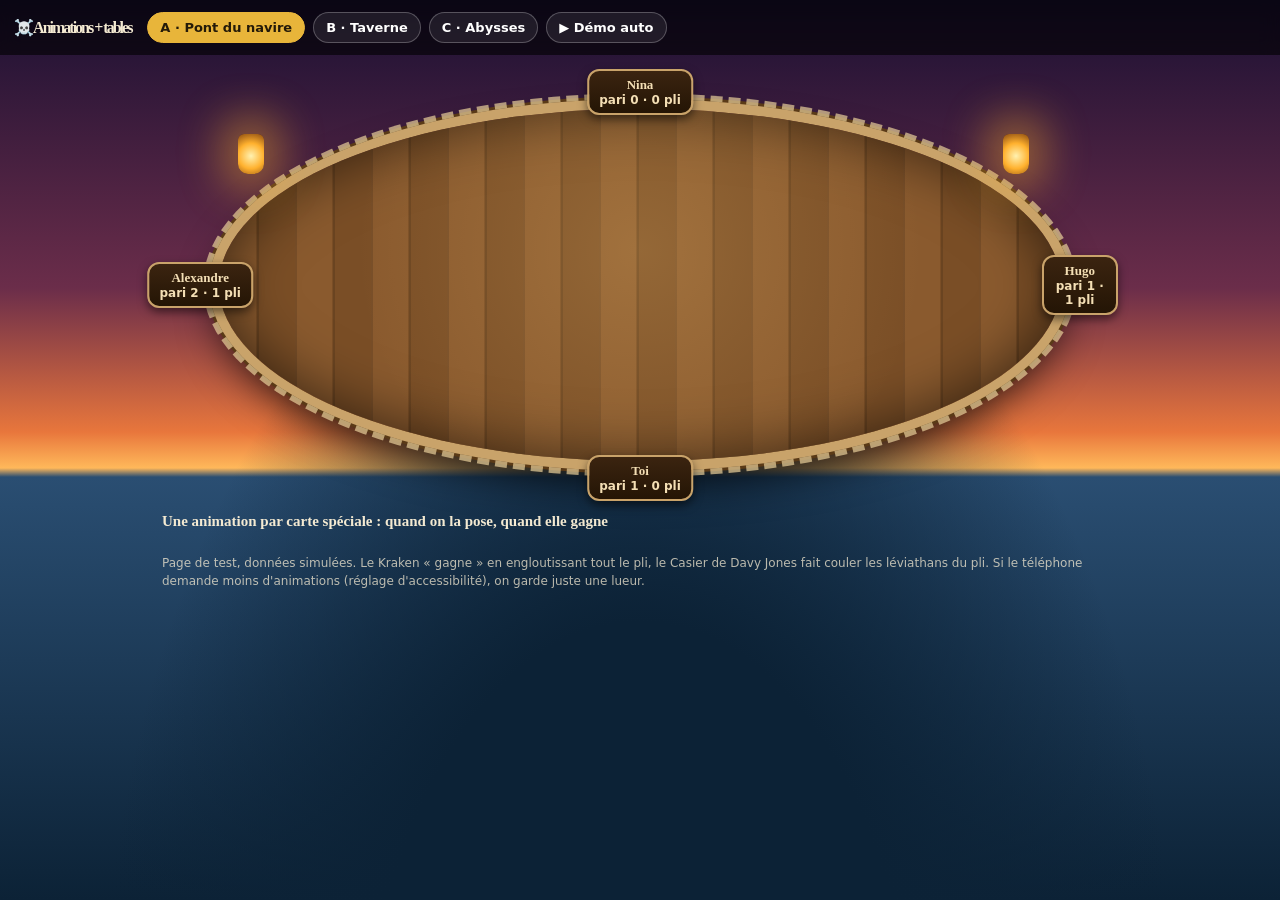
<file: maquettes/skull-motion.html>
<!doctype html>
<html lang="fr">
<head>
<meta charset="utf-8">
<meta name="viewport" content="width=device-width,initial-scale=1">
<title>Maquette Skull King : animations + tables</title>
<link rel="stylesheet" href="../styles.css">
<script src="../skull-icons.js" defer></script>
<script src="../skull-art.js" defer></script>
<script src="../skull.js" defer></script>
<script src="../skull-fx.js" defer></script>
<style>
  body { margin: 0; font-family: system-ui, -apple-system, sans-serif; color: #f4ead2; min-height: 100vh; transition: background .6s; }
  header { padding: 12px 14px; display: flex; flex-wrap: wrap; gap: 8px; align-items: center; position: sticky; top: 0; z-index: 50; background: #0009; backdrop-filter: blur(8px); }
  header h1 { font: 800 16px Georgia, serif; margin: 0 8px 0 0; }
  header button { font: 700 13px system-ui; padding: 7px 12px; border-radius: 99px; border: 1px solid #ffffff40; background: #ffffff14; color: #fff; cursor: pointer; }
  header button.on { background: #e8b53a; color: #241a08; border-color: #e8b53a; }
  main { max-width: 980px; margin: 0 auto; padding: 14px 12px 40px; }

  /* ---------- table (structure commune) ---------- */
  .tbl { position: relative; height: min(56vw, 420px); min-height: 300px; margin: 6px auto 18px; }
  .felt { position: absolute; inset: 8% 6%; border-radius: 50%; }
  .seat { position: absolute; transform: translate(-50%, -50%); text-align: center; font: 700 12px system-ui; padding: 6px 10px; border-radius: 12px; min-width: 76px; z-index: 3; }
  .seat b { display: block; font: 800 13px Georgia, serif; }
  .seat.s0 { left: 50%; top: 96%; } .seat.s1 { left: 4%; top: 50%; } .seat.s2 { left: 50%; top: 4%; } .seat.s3 { left: 96%; top: 50%; }
  .trick { position: absolute; inset: 0; display: flex; align-items: center; justify-content: center; gap: 10px; }
  .trick .skc { position: relative; z-index: 4; }
  .trick .skc { width: 66px; height: 96px; }
  .trick .skc:nth-child(1) { rotate: -7deg; } .trick .skc:nth-child(3) { rotate: 6deg; }

  /* ---------- thème A : pont du navire au crépuscule ---------- */
  body.th-deck { background:
      radial-gradient(ellipse at 50% 120%, #0c2236 0 30%, transparent 60%),
      linear-gradient(180deg, #1a1033 0%, #6b2d4a 32%, #e8763c 48%, #ffb85a 52%, #2a4e72 53%, #0c2236 100%) fixed; }
  .th-deck .felt { background:
      repeating-linear-gradient(90deg, #00000022 0 2px, transparent 2px 38px),
      repeating-linear-gradient(90deg, #8a5a2e 0 37px, #7a4e26 37px 76px);
    box-shadow: 0 0 0 10px #c9a36a, 0 0 0 13px #5a3a17, inset 0 0 60px #0009, 0 20px 40px #000c; }
  .th-deck .felt::before { content: ''; position: absolute; inset: -16px; border-radius: 50%; border: 6px dashed #e8cf9a; opacity: .7; }
  .th-deck .felt::after { content: ''; position: absolute; inset: 0; border-radius: 50%; background: radial-gradient(circle at 50% 40%, #ffcf7a33, transparent 60%); }
  .th-deck .seat { background: linear-gradient(#3b2410, #241505); border: 2px solid #c9a36a; color: #f4dfb5; box-shadow: 0 4px 10px #0008; }
  .th-deck .deco-lantern { position: absolute; width: 26px; height: 40px; border-radius: 6px 6px 10px 10px; background: radial-gradient(circle at 50% 55%, #fff1b0, #ffb12e 50%, #8a4a10);
    box-shadow: 0 0 40px 18px #ffb12e66; z-index: 2; animation: flick 2.2s ease-in-out infinite alternate; }
  @keyframes flick { 50% { box-shadow: 0 0 34px 14px #ffb12e55; } to { box-shadow: 0 0 46px 20px #ffb12e77; } }

  /* ---------- thème B : taverne et carte au trésor ---------- */
  body.th-tav { background:
      radial-gradient(ellipse at 50% 40%, #ffb35a33, transparent 55%),
      repeating-linear-gradient(0deg, #00000033 0 3px, transparent 3px 46px),
      linear-gradient(90deg, #2a170a, #3d2210 20%, #2a170a 21%, #3d2210 50%, #2a170a 51%, #3d2210 80%, #2a170a 81%, #3d2210) fixed; }
  .th-tav .felt { background: radial-gradient(ellipse at 50% 50%, #f6e6bf 0 52%, #d9bf86 62%, #5a3418 63%, #3a200c 72%, #2a1608);
    box-shadow: 0 25px 50px #000d, inset 0 0 0 4px #1d0f05; }
  .th-tav .felt::before { content: ''; position: absolute; inset: 12% 14%; border-radius: 46%;
    background: url("data:image/svg+xml,%3Csvg xmlns='http://www.w3.org/2000/svg' viewBox='0 0 200 120'%3E%3Cpath d='M20 90 Q60 40 100 70 T180 30' fill='none' stroke='%237a3a1a' stroke-width='2' stroke-dasharray='5 5'/%3E%3Cpath d='M172 22l12 12M184 22l-12 12' stroke='%23b0302a' stroke-width='3'/%3E%3Cpath d='M30 30q10-8 20 0t20 0' fill='none' stroke='%237a5a3a' stroke-width='1.5'/%3E%3Cpath d='M120 100q10-8 20 0t20 0' fill='none' stroke='%237a5a3a' stroke-width='1.5'/%3E%3C/svg%3E") center/80% no-repeat;
    opacity: .7; }
  .th-tav .felt::after { content: ''; position: absolute; right: 8%; bottom: 14%; width: 60px; height: 60px; border-radius: 50%;
    background: conic-gradient(#7a3a1a 0 10deg, transparent 10deg 80deg, #7a3a1a 80deg 100deg, transparent 100deg 170deg, #7a3a1a 170deg 190deg, transparent 190deg 260deg, #7a3a1a 260deg 280deg, transparent 280deg);
    mask: radial-gradient(circle, #000 60%, transparent 62%); -webkit-mask: radial-gradient(circle, #000 60%, transparent 62%); opacity: .6; }
  .th-tav .seat { background: #2a1608ee; border: 2px solid #8a5a2e; color: #ffd98a; box-shadow: 0 4px 12px #000a; }
  .th-tav .deco-candle { position: absolute; width: 10px; height: 34px; background: linear-gradient(#f4ead2, #d9c7a0); border-radius: 3px; z-index: 2; }
  .th-tav .deco-candle::before { content: ''; position: absolute; left: 50%; top: -14px; width: 10px; height: 16px; translate: -50% 0; border-radius: 50% 50% 50% 50% / 60% 60% 40% 40%;
    background: radial-gradient(circle at 50% 70%, #fff, #ffd23a 40%, #ff7a1a 70%, transparent 72%); box-shadow: 0 0 30px 14px #ffb12e55; animation: flame 1s ease-in-out infinite alternate; }
  @keyframes flame { to { transform: scale(.85, 1.1) rotate(3deg); } }

  /* ---------- thème C : abysses ---------- */
  body.th-abyss { background:
      linear-gradient(115deg, transparent 30%, #9ff3ea12 32%, transparent 36%, transparent 55%, #9ff3ea10 57%, transparent 60%),
      radial-gradient(ellipse at 50% -10%, #2bb3c0aa, transparent 50%),
      linear-gradient(180deg, #0a4a63, #052235 45%, #020a14) fixed; }
  .th-abyss .felt { background: radial-gradient(ellipse at 50% 40%, #1d5d6e, #0b2c38 60%, #061820);
    box-shadow: 0 0 0 6px #0b2c38, 0 0 0 9px #3de0ffaa, 0 0 40px 8px #3de0ff55, inset 0 0 50px #000a, 0 30px 60px #000; }
  .th-abyss .felt::before { content: ''; position: absolute; inset: 0; border-radius: 50%;
    background: radial-gradient(circle at 20% 70%, #3de0ff33 0 3px, transparent 4px), radial-gradient(circle at 75% 30%, #ff9cff33 0 3px, transparent 4px),
      radial-gradient(circle at 60% 80%, #3de0ff33 0 2px, transparent 3px), radial-gradient(circle at 35% 25%, #ffffff22 0 2px, transparent 3px); }
  .th-abyss .felt::after { content: ''; position: absolute; inset: 6%; border-radius: 50%; border: 1px dashed #3de0ff55; animation: spin 40s linear infinite; }
  @keyframes spin { to { transform: rotate(360deg); } }
  .th-abyss .seat { background: #04161fdd; border: 1.5px solid #3de0ff88; color: #c9f7ff; box-shadow: 0 0 14px #3de0ff44; }
  .bub { position: fixed; bottom: -20px; border-radius: 50%; border: 1px solid #e6fbff88; background: #bff3ff11; animation: rise linear infinite; pointer-events: none; z-index: 0; }
  @keyframes rise { to { transform: translateY(-110vh) translateX(20px); } }
  body:not(.th-abyss) .bub { display: none; }

  /* ---------- panneau de commandes ---------- */
  .ctl h2 { font: 800 15px Georgia, serif; margin: 6px 0 10px; }
  .grid { display: grid; grid-template-columns: repeat(auto-fill, minmax(150px, 1fr)); gap: 8px; }
  .fxb { display: flex; align-items: center; gap: 8px; padding: 6px; border-radius: 12px; background: #0007; border: 1px solid #ffffff22; }
  .fxb .skc { width: 40px; height: 58px; flex: none; }
  .fxb .skc .skc-n { display: none; }
  .fxb div { display: grid; gap: 4px; flex: 1; }
  .fxb button { font: 700 12px system-ui; border: 0; border-radius: 8px; padding: 6px 4px; cursor: pointer; }
  .fxb .p { background: #3a5a7a; color: #fff; } .fxb .w { background: #e8b53a; color: #241a08; }
  .note { font-size: 12px; opacity: .75; margin-top: 14px; line-height: 1.5; }
  @media (max-width: 600px) {
    .tbl { height: 300px; }
    .trick .skc { width: 52px; height: 78px; }
    .seat { min-width: 60px; padding: 4px 6px; font-size: 10px; } .seat b { font-size: 11px; }
    .seat.s1 { left: 9%; } .seat.s3 { left: 91%; }
  }
</style>
</head>
<body class="th-deck">
<header>
  <h1>☠️ Animations + tables</h1>
  <button data-th="th-deck" class="on">A · Pont du navire</button>
  <button data-th="th-tav">B · Taverne</button>
  <button data-th="th-abyss">C · Abysses</button>
  <button id="auto">▶︎ Démo auto</button>
</header>
<main>
  <div class="tbl" id="tbl">
    <div class="felt"></div>
    <div class="seat s0"><b>Toi</b>pari 1 · 0 pli</div>
    <div class="seat s1"><b>Alexandre</b>pari 2 · 1 pli</div>
    <div class="seat s2"><b>Nina</b>pari 0 · 0 pli</div>
    <div class="seat s3"><b>Hugo</b>pari 1 · 1 pli</div>
    <div class="trick" id="trick"></div>
  </div>
  <section class="ctl">
    <h2>Une animation par carte spéciale : quand on la pose, quand elle gagne</h2>
    <div class="grid" id="grid"></div>
    <p class="note">Page de test, données simulées. Le Kraken « gagne » en engloutissant tout le pli, le Casier de Davy Jones fait couler les léviathans du pli.
      Si le téléphone demande moins d'animations (réglage d'accessibilité), on garde juste une lueur.</p>
  </section>
</main>
<script>
addEventListener('DOMContentLoaded', () => {
  const ID = {escape: 'esc1', loot: 'loot1', pirate: 'pir1', tigress: 'tig', second: 'second', king: 'king', mermaid: 'mer1', kraken: 'kraken', whale: 'whale', ray: 'ray', davy: 'davy', salvo: 'salvo', plank: 'plank'};
  const C = id => YetiSkull.cardHTML(id, {escape: s => s});
  const tbl = document.getElementById('tbl'), trick = document.getElementById('trick');
  // décors des thèmes
  const deco = {
    'th-deck': [['deco-lantern', '8%', '14%'], ['deco-lantern', '88%', '14%']],
    'th-tav': [['deco-candle', '14%', '20%'], ['deco-candle', '84%', '74%'], ['deco-candle', '82%', '18%']],
    'th-abyss': [],
  };
  const setTheme = th => {
    document.body.className = th;
    tbl.querySelectorAll('[class^="deco-"]').forEach(x => x.remove());
    for (const [c, l, t] of deco[th]) { const d = document.createElement('i'); d.className = c; d.style.left = l; d.style.top = t; tbl.appendChild(d); }
    document.querySelectorAll('[data-th]').forEach(b => b.classList.toggle('on', b.dataset.th === th));
  };
  document.querySelectorAll('[data-th]').forEach(b => b.onclick = () => setTheme(b.dataset.th));
  setTheme('th-deck');
  for (let i = 0; i < 14; i++) { const b = document.createElement('i'); b.className = 'bub'; const s = 4 + Math.random() * 14;
    Object.assign(b.style, {left: Math.random() * 100 + 'vw', width: s + 'px', height: s + 'px', animationDuration: 6 + Math.random() * 10 + 's', animationDelay: -Math.random() * 10 + 's'}); document.body.appendChild(b); }

  let last = null;
  const lay = type => {
    const filler = type === 'davy' ? ['y12', 'kraken'] : type === 'kraken' || type === 'whale' || type === 'ray' ? ['y12', 'p9'] : ['y12', 'k3'];
    trick.innerHTML = filler.map(C).join('') + C(ID[type]);
    last = trick.lastElementChild;
    return last;
  };
  const play = type => { const el = lay(type); SkullFX.play(type, el, tbl); };
  const win = type => { if (!last || !last.classList.contains('sp-' + type)) lay(type); SkullFX.win(type, last, tbl, [...trick.children]); };

  document.getElementById('grid').innerHTML = SkullFX.types.map(t => `<div class="fxb">${C(ID[t])}<div><b style="font:700 12px Georgia,serif">${C(ID[t]).match(/skc-n">([^<]+)/)[1]}</b>
    <button class="p" data-play="${t}">Poser</button><button class="w" data-win="${t}">Gagne</button></div></div>`).join('');
  document.getElementById('grid').onclick = e => {
    const b = e.target.closest('button'); if (!b) return;
    tbl.scrollIntoView({block: 'center', behavior: 'smooth'});
    if (b.dataset.play) play(b.dataset.play); else win(b.dataset.win);
  };
  document.getElementById('auto').onclick = async () => {
    tbl.scrollIntoView({block: 'center', behavior: 'smooth'});
    for (const t of SkullFX.types) { play(t); await new Promise(r => setTimeout(r, 1500)); win(t); await new Promise(r => setTimeout(r, 3000)); }
  };
  lay('king');
});
</script>
</body>
</html>
</file>
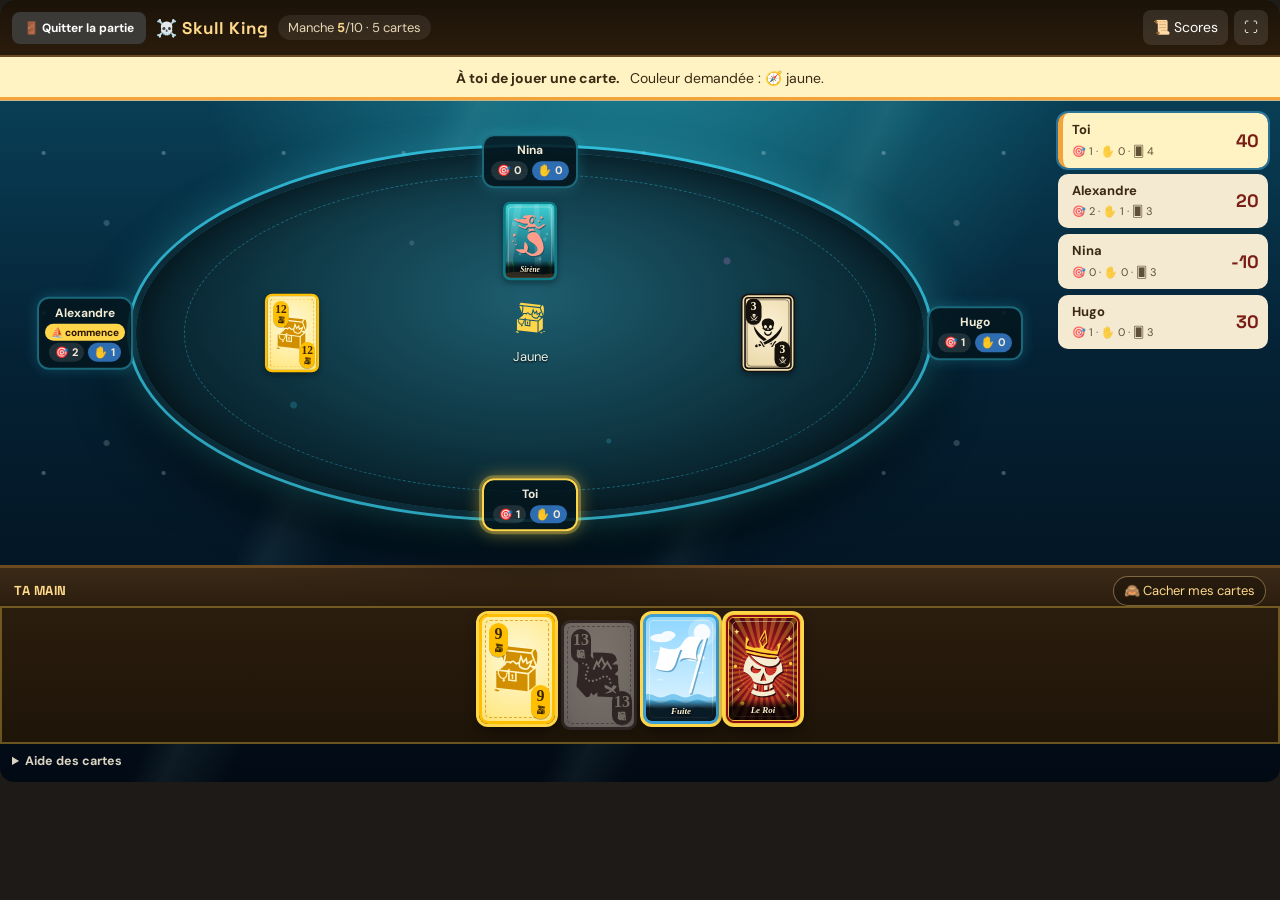
<file: maquettes/skull-table-test.html>
<!doctype html>
<html lang="fr">
<head>
<meta charset="utf-8">
<meta name="viewport" content="width=device-width,initial-scale=1">
<title>Test table Skull King (vrai skull.js, partie simulée)</title>
<link rel="stylesheet" href="../styles.css">
<script src="../config.js" defer></script>
<script src="../skull-icons.js" defer></script>
<script src="../skull-art.js" defer></script>
<script src="../skull-fx.js" defer></script>
<script src="../skull.js" defer></script>
</head>
<body style="background:#1d1a17;color:#eee;margin:0">
<div id="panel" hidden></div>
<div id="stage"></div>
<script>
/* Partie simulée : rien n'est envoyé à la vraie base. */
addEventListener('DOMContentLoaded', () => {
  const names = {1: 'Toi', 2: 'Alexandre', 3: 'Nina', 4: 'Hugo'};
  const now = new Date().toISOString();
  const G = {phase: 'play', round: 5, R: 10, dealt: 5, P: 4, players: [1, 2, 3, 4], opts: {}, scores: [40, 20, -10, 30], starter: 1, turn: 0, tricks: 1,
    won: [0, 1, 0, 0], bids: [1, 2, 0, 1], hasBid: [true, true, true, true], counts: [4, 3, 3, 3],
    trick: {leader: 1, cards: [{s: 1, c: 'y12'}, {s: 2, c: 'mer1'}, {s: 3, c: 'k3'}], lead: 'y', salvo: null}, lastTrick: null, history: [], me: 0,
    hand: ['y9', 'p13', 'esc1', 'king'], playable: ['y9', 'esc1', 'king'], decl: {y9: null, p13: null, esc1: null, king: null}, pend: []};
  let ver = 1;
  const row = () => JSON.parse(JSON.stringify({id: 1, status: 'playing', host: 1, seats: [1, 2, 3, 4], seat_state: ['joined', 'joined', 'joined', 'joined'], config: {rounds: 10, options: {}},
    version: ver, created_at: now, moved_at: now, server_time: new Date().toISOString(), viewer: 1, game: G}));
  YetiSkull.init({
    panel: document.getElementById('panel'), root: document.getElementById('stage'),
    escape: s => s.replace(/[&<>"]/g, c => ({'&': '&amp;', '<': '&lt;', '>': '&gt;', '"': '&quot;'}[c])),
    player: id => ({id, name: names[id]}), players: () => Object.keys(names).map(id => ({id: +id, name: names[id]})),
    session: () => ({player: 1, token: 'test'}), ready: () => true, toast: m => console.log('toast', m), sound() {}, avatar: () => '', badge() {}, boss: () => false,
    onOpen() {}, onClose() {},
    request: async (path, body) => {
      if (path.endsWith('/list')) return {games: JSON.parse(JSON.stringify(window.LOBBIES || []))};
      if (body.action === 'create') { const g = {id: window.NEXT_ID++, status: 'lobby', host: 1, seats: [1, ...body.invite], created_at: new Date().toISOString()}; LOBBIES.push(g); return {...row(), id: g.id, status: 'lobby'}; }
      if (body.action === 'cancel') { LOBBIES = LOBBIES.filter(g => g.id !== body.game); return {ok: true, deleted: true}; }
      if (body.action === 'answer') { (window.ANSWERS = window.ANSWERS || []).push(body.game); return row(); }
      if (path.endsWith('/version')) return {version: ver};
      (window.REQ = window.REQ || []).push([Math.round(performance.now()), body.action || path]);
      if (body.action === 'play') { G.hand = G.hand.filter(c => c !== body.card); G.trick.cards.push({s: 0, c: body.card}); G.turn = 1; G.playable = []; ver++; }
      return row();
    },
  });
  // Pilotage du test depuis la console : SIM.opp('king') pose une carte pour le joueur suivant ; SIM.end(index gagnant, {kraken, applied, destroyed}) termine le pli
  window.LOBBIES = []; window.NEXT_ID = 100;
  window.SIM = {
    done() { G.phase = 'done'; G.trick = null; G.turn = null; ver++; },
    opp(c) { const s = (G.trick.cards.length + 1) % 4; G.trick.cards.push({s, c}); G.counts[s]--; ver++; },
    end(win, o = {}) { const cards = o.wind ? G.trick.cards.map(pc => ({...pc, s: (pc.s + 1) % 4, from: pc.s})) : G.trick.cards.slice(); G.tricks++; G.lastTrick = {round: G.round, n: G.tricks, cards, win, winner: win === null ? null : cards[win].s, kraken: !!o.kraken,
      wind: !!o.wind, removed: null, destroyed: o.destroyed || [], applied: o.applied || null, bonus: []}; G.trick = {leader: 0, cards: [], lead: null, salvo: null}; G.turn = 0; G.playable = G.hand.slice(); ver++; },
  };
  YetiSkull.open(1);
});
</script>
</body>
</html>
</file>
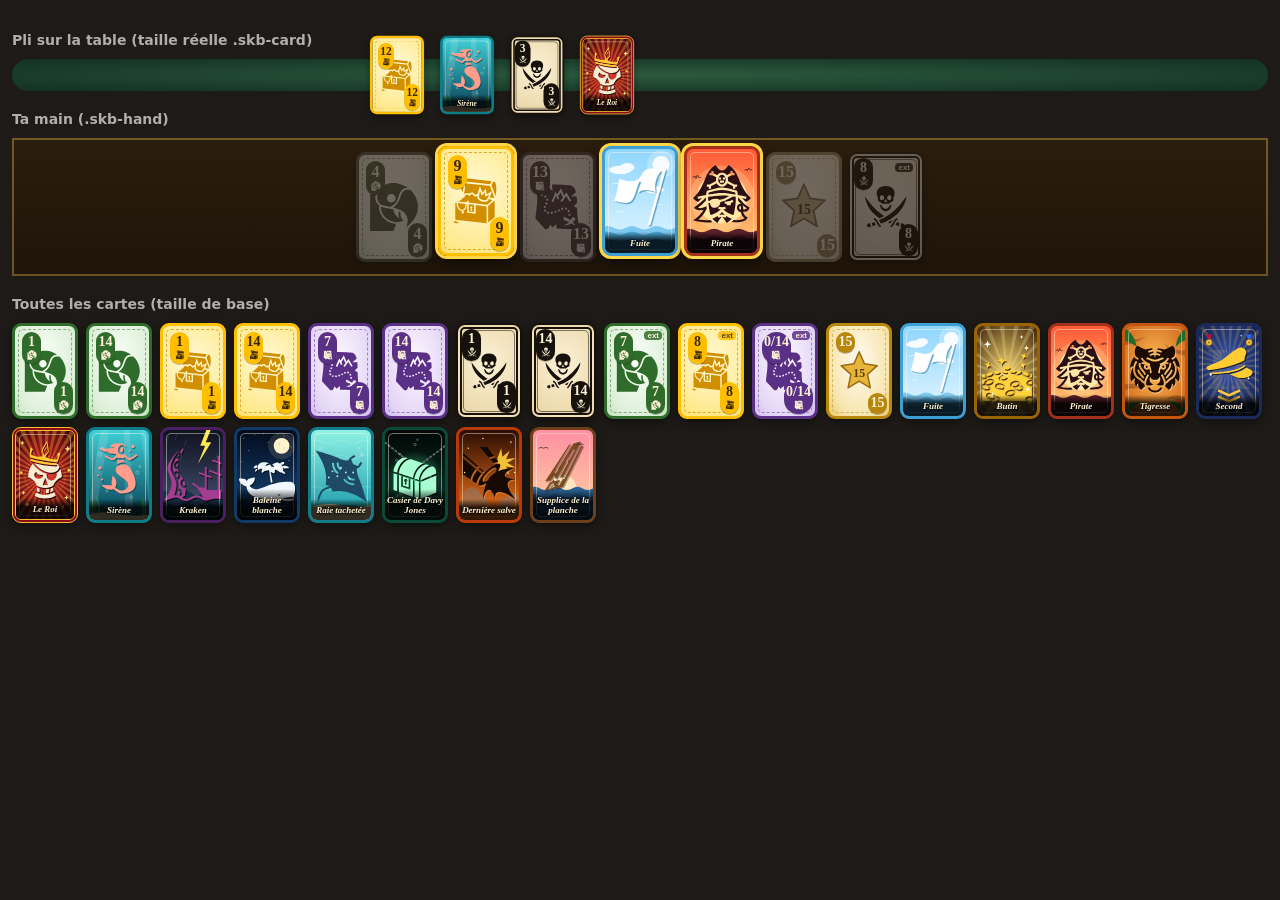
<file: maquettes/skull-test.html>
<!doctype html>
<html lang="fr">
<head>
<meta charset="utf-8">
<meta name="viewport" content="width=device-width,initial-scale=1">
<title>Test cartes Skull King (vrai code)</title>
<link rel="stylesheet" href="../styles.css">
<style>body{background:#1d1a17;color:#eee;padding:12px;font-family:system-ui,sans-serif} h2{font-size:14px;opacity:.7;margin:18px 0 8px} .row{display:flex;flex-wrap:wrap;gap:8px} .felt{background:radial-gradient(#2c5a3e,#123022);border-radius:16px;padding:16px;display:flex;justify-content:center;gap:6px}</style>
<script src="../skull-icons.js" defer></script>
<script src="../skull-art.js" defer></script>
<script src="../skull.js" defer></script>
</head>
<body>
<h2>Pli sur la table (taille réelle .skb-card)</h2>
<div class="felt"><div class="skb-card" id="trick" style="display:flex;gap:4px"></div></div>
<h2>Ta main (.skb-hand)</h2>
<div class="skb-hand active" id="hand"></div>
<h2>Toutes les cartes (taille de base)</h2>
<div class="row" id="all"></div>
<script>
addEventListener('DOMContentLoaded', () => {
  const C = (id, o = {}) => YetiSkull.cardHTML(id, {escape: s => s, ...o});
  document.getElementById('trick').innerHTML = ['y12', 'mer1', 'k3', 'king1'].map(id => C(id)).join('');
  document.getElementById('hand').innerHTML = [['g4', 'no'], ['y9', 'can'], ['p13', 'no'], ['esc1', 'can'], ['pir2', 'can'], ['j15', 'no'], ['xk8', 'no']]
    .map(([id, c]) => C(id, {button: true, cls: c})).join('');
  const all = ['g1', 'g14', 'y1', 'y14', 'p7', 'p14', 'k1', 'k14', 'xg7', 'xy8', 'xp0', 'j15',
    'esc1', 'loot1', 'pir1', 'tig1', 'second1', 'king1', 'mer1', 'kraken1', 'whale1', 'ray1', 'davy1', 'salvo1', 'plank1'];
  document.getElementById('all').innerHTML = all.map(id => C(id)).join('');
});
</script>
</body>
</html>
</file>
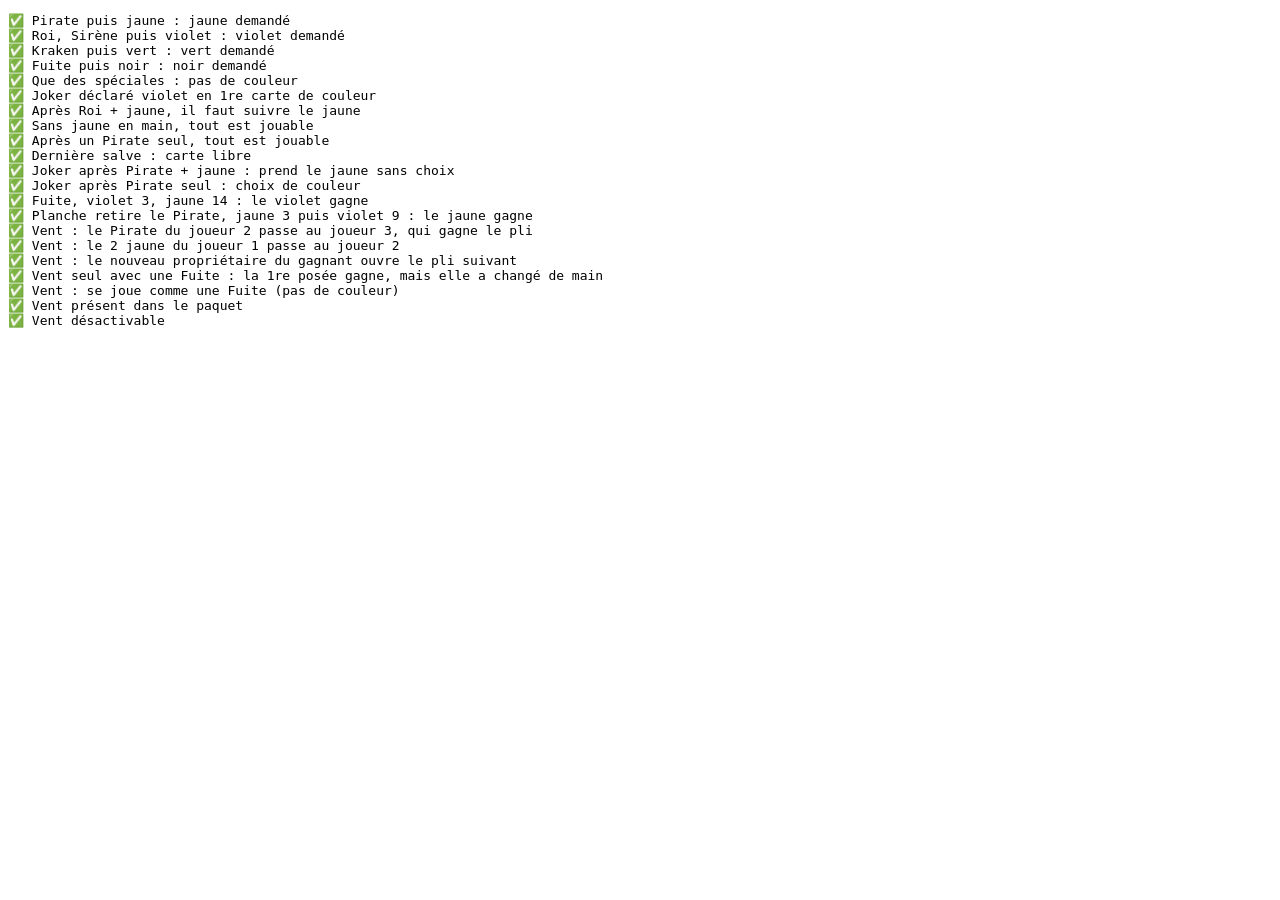
<file: tests/skull-engine-test.html>
<!doctype html>
<meta charset="utf-8">
<title>Tests moteur Skull King</title>
<!-- Ouvrir via le serveur local (python3 -m http.server 8765) : http://localhost:8765/tests/skull-engine-test.html -->
<script src="../supabase/functions/yeti-skull/engine.js"></script>
<pre id="out"></pre>
<script>
const E = SkullEngine, out = [], P = (s, c, d) => (d ? {s, c, d} : {s, c});
const ok = (name, got, want) => { const pass = JSON.stringify(got) === JSON.stringify(want); out.push(`${pass ? '✅' : '❌'} ${name}${pass ? '' : ` : obtenu ${JSON.stringify(got)}, attendu ${JSON.stringify(want)}`}`); };
// Couleur demandée = 1re carte de couleur posée, même après une carte spéciale
ok('Pirate puis jaune : jaune demandé', E.leadSuit([P(0, 'pir1'), P(1, 'y5')]), 'y');
ok('Roi, Sirène puis violet : violet demandé', E.leadSuit([P(0, 'king'), P(1, 'mer1'), P(2, 'p3')]), 'p');
ok('Kraken puis vert : vert demandé', E.leadSuit([P(0, 'kraken'), P(1, 'g9')]), 'g');
ok('Fuite puis noir : noir demandé', E.leadSuit([P(0, 'esc1'), P(1, 'k2')]), 'k');
ok('Que des spéciales : pas de couleur', E.leadSuit([P(0, 'pir1'), P(1, 'mer1')]), null);
ok('Joker déclaré violet en 1re carte de couleur', E.leadSuit([P(0, 'second'), P(1, 'j15', {color: 'p'})]), 'p');
// Obligation de suivre
ok('Après Roi + jaune, il faut suivre le jaune', E.legalFrom(['y3', 'p2', 'esc1'], [P(0, 'king'), P(1, 'y9')], false), ['y3', 'esc1']);
ok('Sans jaune en main, tout est jouable', E.legalFrom(['p2', 'g4'], [P(0, 'king'), P(1, 'y9')], false), ['p2', 'g4']);
ok('Après un Pirate seul, tout est jouable', E.legalFrom(['y3', 'p2'], [P(0, 'pir1')], false), ['y3', 'p2']);
ok('Dernière salve : carte libre', E.legalFrom(['y3', 'p2'], [P(0, 'king'), P(1, 'y9')], true), ['y3', 'p2']);
// Joker
ok('Joker après Pirate + jaune : prend le jaune sans choix', E.declNeeded('j15', [P(0, 'pir1'), P(1, 'y9')], false), null);
ok('Joker après Pirate seul : choix de couleur', E.declNeeded('j15', [P(0, 'pir1')], false), 'color');
// Résolution : la couleur demandée vient de la 1re carte de couleur
ok('Fuite, violet 3, jaune 14 : le violet gagne', E.resolve([P(0, 'esc1'), P(1, 'p3'), P(2, 'y14')]).win, 1);
ok('Planche retire le Pirate, jaune 3 puis violet 9 : le jaune gagne', E.resolve([P(0, 'plank'), P(1, 'pir1'), P(2, 'y3'), P(3, 'p9')]).win, 2);
// Vent tournant : chaque carte passe au joueur suivant en fin de pli
const windGame = (hands, starter = 0) => { const st = E.newGame({players: hands.map((_, i) => i + 1), rounds: 1}, Math.random);
  st.hands = hands.map(h => h.slice()); st.dealt = hands[0].length; st.bids = hands.map(() => 0); st.phase = 'play'; st.won = hands.map(() => 0); st.pend = hands.map(() => []);
  st.trick = {leader: starter, cards: [], todo: hands.map((_, i) => i), salvo: null, extraDone: false}; st.turn = starter; return st; };
let W = windGame([['y2', 'g1'], ['pir1', 'g2'], ['wind', 'g3']]);
E.playCard(W, 0, 'y2'); E.playCard(W, 1, 'pir1'); E.playCard(W, 2, 'wind');
ok('Vent : le Pirate du joueur 2 passe au joueur 3, qui gagne le pli', [W.lastTrick.winner, W.won], [2, [0, 0, 1]]);
ok('Vent : le 2 jaune du joueur 1 passe au joueur 2', W.lastTrick.cards.map(pc => [pc.c, pc.from, pc.s]), [['y2', 0, 1], ['pir1', 1, 2], ['wind', 2, 0]]);
ok('Vent : le nouveau propriétaire du gagnant ouvre le pli suivant', W.turn, 2);
W = windGame([['wind', 'g1'], ['esc1', 'g2']]);
E.playCard(W, 0, 'wind'); E.playCard(W, 1, 'esc1');
ok('Vent seul avec une Fuite : la 1re posée gagne, mais elle a changé de main', W.lastTrick.winner, 1);
ok('Vent : se joue comme une Fuite (pas de couleur)', E.leadSuit([P(0, 'wind'), P(1, 'p4')]), 'p');
ok('Vent présent dans le paquet', E.buildDeck({}, 4).includes('wind'), true);
ok('Vent désactivable', E.buildDeck({wind: false}, 4).includes('wind'), false);
document.getElementById('out').textContent = out.join('\n');
window.RESULT = {total: out.length, failed: out.filter(l => l.startsWith('❌'))};
</script>
</file>
<file: styles.css>
@import url('https://fonts.googleapis.com/css2?family=DM+Sans:wght@400;500;600;700&family=Space+Grotesk:wght@400;500;600;700&display=swap');
:root{--paper:#f2f5ee;--ink:#163c32;--muted:#6c8175;--line:#d8e2d8;--green:#1b4e3b;--lime:#dded9b;--orange:#f08b50;--white:#fff;--radius:20px;--font:'DM Sans',Arial,sans-serif;--display:'Space Grotesk',Arial,sans-serif}*{box-sizing:border-box}body{margin:0;background:var(--paper);color:var(--ink);font-family:var(--font);font-size:14px;line-height:1.5}button,input,select{font:inherit}button,a,input,select{-webkit-tap-highlight-color:transparent}button{cursor:pointer}button:disabled{cursor:default;opacity:.42}button:focus-visible,a:focus-visible,input:focus-visible,select:focus-visible{outline:3px solid var(--orange);outline-offset:4px}button{color:inherit}a{color:inherit;text-decoration:none}[hidden]{display:none!important}.page-shell{width:min(1440px,100%);margin:auto;padding:0 48px}.masthead{height:100px;display:flex;align-items:center;justify-content:space-between;border-bottom:1px solid var(--line)}.brand{display:flex;align-items:center;gap:13px;font-family:var(--display);font-size:12px;letter-spacing:1.4px}.brand strong{display:block;font-size:20px;letter-spacing:2px;line-height:1.15}.brand-mark{display:grid;place-items:center;background:var(--green);width:46px;height:46px;border-radius:12px;color:var(--lime);font:700 29px var(--display);letter-spacing:-3px;padding-right:4px}.connection{display:flex;align-items:center;gap:8px;color:var(--muted);font-size:12px}.status-dot,.live-dot{height:7px;width:7px;display:inline-block;border-radius:50%;background:#97a898;flex-shrink:0}.connection.connected .status-dot{background:#4a9c68;box-shadow:0 0 0 3px #4a9c6814}.connection.offline .status-dot{background:var(--orange)}.intro{display:flex;align-items:center;justify-content:space-between;padding:39px 0 37px}.eyebrow{font-size:10px;letter-spacing:1.8px;font-weight:700;margin:0 0 10px;font-family:var(--display)}h1,h2,h3,p{margin-top:0}h1{font:500 clamp(31px,3.8vw,52px)/1.1 var(--display);letter-spacing:-2px;margin:0 0 11px}h1 em{font-style:normal;position:relative}h1 em:after{position:absolute;bottom:-5px;left:0;right:0;height:4px;background:var(--orange);border-radius:50%;content:'';transform:rotate(-2deg)}.intro-text{color:var(--muted);font-size:14px;margin:0}.club-tag{display:flex;align-items:center;gap:10px;border:1px solid var(--line);padding:12px 16px;border-radius:30px;font-size:11px;font-weight:600}.club-tag>span{font-size:20px;line-height:1;color:var(--green)}.play-layout{display:grid;grid-template-columns:minmax(0,1fr) 310px;gap:24px;align-items:start}.section-top{display:flex;align-items:center;justify-content:space-between;margin:0 0 12px;height:25px}.section-top h2{font:600 14px var(--display);margin:0;display:flex;align-items:center;gap:8px}.live-dot{background:var(--orange)}.original-badge{font-size:9px;color:var(--muted);letter-spacing:1px}.game-card{background:white;border:1px solid var(--line);border-radius:var(--radius);overflow:hidden;box-shadow:0 7px 24px #163c3204}.player-bar{min-height:65px;padding:13px 19px;display:flex;align-items:center;gap:16px;border-bottom:1px solid var(--line)}.player-label{font-size:11px;color:var(--muted);white-space:nowrap}.profiles{display:flex;gap:5px}.profile-button{border:1px solid transparent;border-radius:7px;background:none;padding:8px 12px;font-size:11px;font-weight:700;display:flex;align-items:center;gap:7px}.profile-button:hover{background:var(--paper)}.profile-button.active{border-color:#dbe7cd;background:#edf4de}.player-dot{height:7px;width:7px;display:inline-block;border-radius:50%;flex-shrink:0}.round-tag{margin-left:auto;font-size:9px;color:var(--muted);white-space:nowrap}.game-stage{position:relative;aspect-ratio:500/308;background:#c9e8f7;overflow:hidden}#game-container,#game-container>ruffle-player{display:block;width:100%;height:100%}.game-cover{position:absolute;inset:0;display:flex;flex-direction:column;align-items:center;justify-content:center;background:radial-gradient(ellipse at 50% 120%,#d4e6d3 0,#e5efe2 45%,#edf3e8 75%);text-align:center;padding:24px}.game-cover h2{font:500 clamp(22px,3vw,35px) var(--display);letter-spacing:-1px;margin:0 0 6px}.game-cover>p{font-size:12px;color:var(--muted);margin:0 0 23px}.game-cover .eyebrow{font-size:9px;margin:0 0 11px}.cover-mountain{font:70px/1 var(--display);color:var(--green);margin-bottom:22px;transform:scaleX(1.5);opacity:.9}.cover-profiles{display:flex;gap:9px}.cover-profiles .profile-button{background:white;border:1px solid #cbd9ca;box-shadow:0 3px 0 #cbd9ca;padding:10px 16px}.cover-profiles .profile-button:hover{transform:translateY(-2px)}.game-loading{position:absolute;inset:0;display:flex;flex-direction:column;justify-content:center;align-items:center;background:#e8f1e6;gap:15px}.game-loading p{font-size:12px}.spinner{width:24px;height:24px;border:2px solid #c2d3bf;border-top-color:var(--green);border-radius:50%;animation:spin .8s linear infinite}@keyframes spin{to{transform:rotate(360deg)}}.game-footer{display:flex;align-items:center;justify-content:space-between;gap:15px;padding:15px 18px}.game-footer p{font-size:10px;color:var(--muted);margin:0}.game-footer p>span{font-size:14px;margin-right:5px;color:var(--green)}.text-button{background:none;border:0;white-space:nowrap;font-size:10px;font-weight:600;padding:3px}.text-button>span{font-size:15px;padding-left:5px}.save-strip{display:flex;align-items:center;gap:8px;padding:12px 2px;color:var(--muted);font-size:10px;min-height:42px}.save-strip p{margin:0}.save-strip>span{display:grid;place-items:center;width:16px;height:16px;border:1px solid #adc4a8;border-radius:50%;font-size:9px}.last-result{margin-top:6px;background:#e8eddd;border-radius:13px;padding:14px 18px;display:flex;align-items:center;justify-content:space-between;gap:15px}.last-result .eyebrow{font-size:8px;letter-spacing:1.2px;margin-bottom:3px}.last-result strong{font:600 27px var(--display);letter-spacing:-1px;margin-right:7px}.last-result span{font-size:10px;color:var(--muted)}.last-result>p{margin:0;font-size:11px;max-width:210px;text-align:right}.leaderboard-card{margin-top:37px;background:var(--green);border-radius:var(--radius);color:white;overflow:hidden;min-height:475px}.board-heading{padding:27px 25px 20px;position:relative}.board-heading .eyebrow{color:#c2d397;font-size:9px;margin-bottom:13px}.tiny-symbol{position:absolute;right:25px;top:25px;color:var(--lime);font-size:26px;line-height:1}.board-heading h2{font:500 28px var(--display);letter-spacing:-1px;margin-bottom:8px}.board-heading p{font-size:11px;color:#bccfc0;margin:0}.board-period{font-size:9px;letter-spacing:.7px;text-transform:uppercase;color:#c3d3bf;border-bottom:1px solid #ffffff1f;border-top:1px solid #ffffff1f;padding:10px 25px;background:#ffffff04}.leaderboard{padding:0 25px}.ranking-row{padding:20px 0;border-bottom:1px solid #ffffff1f;display:grid;grid-template-columns:25px minmax(0,1fr) auto;gap:9px;align-items:center}.ranking-row:last-child{border:0}.rank-number{font:500 17px var(--display);color:#9fbaa6}.ranking-row.leader .rank-number{color:var(--lime)}.ranking-name{font-size:13px;font-weight:600;margin-bottom:3px;display:flex;align-items:center;gap:7px}.ranking-sub{font-size:9px;color:#a7c0af}.ranking-score{text-align:right;font:500 24px var(--display);letter-spacing:-1px}.ranking-score small{font:400 9px var(--font);letter-spacing:0;color:#a7c0af;display:block;margin-top:1px}.ranking-row.leader .ranking-score{color:var(--lime)}.board-bottom{background:#163f30;padding:17px 25px;display:flex;gap:11px;align-items:center}.board-bottom>span{color:var(--lime);font-size:25px;flex-shrink:0}.board-bottom p{font-size:9px;line-height:1.6;color:#aac2b1;margin:0}.analytics{margin:39px 0 45px}.analytics-heading{display:flex;align-items:center;justify-content:space-between;gap:20px;margin-bottom:22px}.analytics-heading .eyebrow{font-size:9px;margin-bottom:7px}.analytics-heading h2{font:500 29px var(--display);letter-spacing:-1px;margin:0}.filters{display:flex;align-items:center;gap:9px;flex-wrap:wrap;justify-content:flex-end}.period-buttons{display:flex;background:#e4ebdf;border-radius:8px;padding:4px;gap:2px}.period-buttons button{background:none;border:0;border-radius:5px;font-size:10px;padding:8px 13px;color:var(--muted)}.period-buttons button.active{background:white;box-shadow:0 1px 4px #163c3212;color:var(--green);font-weight:700}.date-control input{background:white;border:1px solid var(--line);border-radius:7px;padding:9px;font-size:10px;color:var(--green);height:38px}.metrics{display:grid;grid-template-columns:repeat(4,minmax(0,1fr));gap:14px;margin-bottom:19px}.metric-card{background:#fff;border:1px solid var(--line);border-radius:13px;padding:20px 22px}.metric-label{font-size:10px;color:var(--muted);margin-bottom:9px}.metric-value{font:500 30px var(--display);letter-spacing:-1px;line-height:1.2}.metric-value small{font:400 11px var(--font);color:var(--muted);letter-spacing:0;margin-left:4px}.metric-detail{color:var(--muted);font-size:9px;margin-top:7px;min-height:14px}.metric-card:first-child{background:#e4ecd5;border-color:#dbe4cc}.analysis-grid{display:grid;grid-template-columns:minmax(0,1.4fr) minmax(0,1fr);gap:19px}.chart-card,.detail-card,.history-card{background:#fff;border:1px solid var(--line);border-radius:16px;padding:23px}.card-title{display:flex;justify-content:space-between;align-items:flex-start;gap:16px;margin-bottom:18px}.card-title h3{font:600 15px var(--display);margin:0 0 5px;letter-spacing:-.3px}.card-title p{font-size:10px;color:var(--muted);margin:0}.chart-legend{display:flex;gap:10px;flex-wrap:wrap;justify-content:flex-end;font-size:8px;padding-top:4px;color:var(--muted)}.chart-legend span{display:flex;align-items:center;gap:4px}.chart-legend .player-dot{width:6px;height:6px}.chart-wrap{height:205px;display:flex;align-items:center;justify-content:center}.chart-wrap svg{height:100%;width:100%;overflow:visible}.chart-empty{font-size:12px;color:var(--muted);text-align:center;line-height:1.8;padding:25px}.chart-note{font-size:9px;color:var(--muted);margin:12px 0 0}.comparison-table,.history-table{border-collapse:collapse;width:100%;font-size:11px;white-space:nowrap}.comparison-table th,.history-table th{text-align:left;color:var(--muted);font-weight:500;font-size:9px;padding:8px 0 12px;border-bottom:1px solid var(--line)}.comparison-table th:not(:first-child),.comparison-table td:not(:first-child){text-align:right}.comparison-table td{padding:17px 0;border-bottom:1px solid #edf0e9;font-size:10px}.comparison-table td:first-child{font-weight:600}.comparison-table td .player-dot{margin-right:6px}.comparison-table tr:last-child td{border-bottom:0}.detail-footnote{font-size:9px;color:var(--muted);border-top:1px solid var(--line);padding-top:16px;margin-top:5px;line-height:1.8}.history-card{margin-top:19px}.history-heading{align-items:center;margin-bottom:10px}.history-select-label{display:flex;align-items:center;gap:9px;color:var(--muted);font-size:10px}.history-select-label select{border:1px solid var(--line);border-radius:6px;background:var(--paper);color:var(--green);font-size:10px;padding:8px 27px 8px 11px}.history-table td{border-bottom:1px solid #edf0e9;padding:13px 0;font-size:10px}.history-table td:nth-child(3){font:600 13px var(--display)}.history-table td:last-child,.history-table th:last-child{text-align:right}.history-table td .player-dot{margin-right:7px}.history-table tr:last-child td{border:0}.history-table .empty-row td{text-align:center;padding:35px;color:var(--muted);font:400 11px var(--font)}.record-status{color:var(--muted);font-size:9px}.record-status.pending{color:#b36e35}.load-more{display:block;background:var(--paper);width:100%;border:1px solid var(--line);border-radius:7px;padding:11px;font-size:10px;margin-top:10px}.page-footer{display:flex;justify-content:space-between;align-items:center;padding:23px 0 30px;border-top:1px solid var(--line);font-size:8px;letter-spacing:1px;color:var(--muted)}.page-footer strong{font-weight:400;margin-left:10px;color:#97a695}.page-footer p{margin:0;font-size:10px;letter-spacing:0}.toast{position:fixed;bottom:24px;left:50%;transform:translateX(-50%);background:var(--green);color:#fff;padding:13px 22px;border:1px solid #ffffff30;border-radius:12px;font-size:12px;box-shadow:0 8px 30px #163c3230;z-index:20;max-width:calc(100% - 30px);text-align:center}.access-overlay{position:fixed;inset:0;display:grid;place-items:center;background:#eaf0e8f5;backdrop-filter:blur(8px);z-index:30;padding:20px}.access-card{background:#fff;padding:35px;border:1px solid var(--line);border-radius:22px;width:min(410px,100%);box-shadow:0 20px 80px #163c3212}.access-card>.brand-mark{margin-bottom:25px}.access-card h2{font:500 28px var(--display);letter-spacing:-1px;margin-bottom:12px}.access-card>p:not(.eyebrow){font-size:12px;color:var(--muted);line-height:1.7}.access-card label{display:block;font-size:11px;margin-top:25px}.access-card input{display:block;width:100%;border:1px solid var(--line);border-radius:7px;padding:12px;margin:8px 0 12px;background:var(--paper)}.primary-button{background:var(--green);color:white;border:0;border-radius:7px;width:100%;padding:12px;font-size:12px}.access-card #access-error{color:#a95335;margin-bottom:0;font-size:11px}.sr-only{position:absolute;width:1px;height:1px;margin:-1px;padding:0;overflow:hidden;clip:rect(0,0,0,0);white-space:nowrap;border:0}@media(min-width:1400px){.game-stage{max-height:540px}.leaderboard-card{min-height:520px}.ranking-row{padding:26px 0}.board-heading{padding-top:32px;padding-bottom:27px}.board-bottom{padding-top:21px;padding-bottom:21px}}@media(max-width:1150px){.page-shell{padding:0 28px}.play-layout{grid-template-columns:minmax(0,1fr) 280px;gap:18px}.player-bar{gap:8px;padding:11px 13px}.player-label{font-size:10px}.profile-button{padding:8px;font-size:10px}.round-tag{display:none}.board-heading,.leaderboard,.board-bottom{padding-left:20px;padding-right:20px}.leaderboard-card{min-height:440px}.ranking-row{padding:17px 0}.game-footer{padding:12px;gap:8px}.game-footer p{font-size:9px}.original-badge{font-size:8px}.club-tag{display:none}.chart-card,.detail-card,.history-card{padding:19px}.chart-legend{gap:6px}.metric-card{padding:17px}}@media(max-width:860px){.play-layout{grid-template-columns:minmax(0,1fr)}.leaderboard-card{margin-top:0;min-height:0}.board-heading{padding:22px}.board-heading h2{font-size:25px}.board-heading p{display:none}.board-heading .eyebrow{margin-bottom:8px}.board-period{position:absolute;right:22px;top:27px;border:1px solid #ffffff20;border-radius:30px;padding:6px 10px;max-width:50%;text-align:center;font-size:8px}.tiny-symbol{display:none}.leaderboard-card{position:relative}.leaderboard{display:grid;grid-template-columns:repeat(3,minmax(0,1fr));padding:0 22px 14px;gap:20px}.ranking-row{border:0;grid-template-columns:20px minmax(0,1fr);gap:5px;padding:0}.ranking-score{grid-column:2;text-align:left;font-size:26px;padding-top:4px}.ranking-score small{display:inline;font-size:9px;margin-left:4px}.ranking-sub{font-size:8px}.ranking-name{font-size:12px}.rank-number{font-size:15px;align-self:start}.board-bottom{padding:12px 22px}.board-bottom p{font-size:8px}.board-bottom>span{font-size:20px}.analysis-grid{grid-template-columns:1fr 1fr}.card-title{flex-direction:column;gap:7px}.chart-legend{justify-content:flex-start}.chart-wrap{height:200px}.history-heading{flex-direction:row;align-items:center}.analytics-heading{align-items:flex-start}.analytics-heading h2{font-size:26px}.metrics{gap:10px}.metric-card{padding:15px}.metric-value{font-size:27px}.metric-label{font-size:9px}.metric-detail{font-size:8px}.game-cover{min-height:0}.game-stage{max-height:500px}}@media(max-width:600px){.page-shell{padding:0 17px}.masthead{height:78px}.brand-mark{width:38px;height:38px;border-radius:10px;font-size:25px}.brand{gap:9px;font-size:8px;letter-spacing:1px}.brand strong{font-size:16px}.connection{font-size:9px;gap:5px;max-width:145px;text-align:right}.status-dot{width:5px;height:5px}.intro{padding:27px 0 28px}h1{font-size:34px;letter-spacing:-1.4px}.intro-text{font-size:11px}.intro .eyebrow{font-size:8px}.section-top{margin-bottom:9px}.section-top h2{font-size:12px}.original-badge{font-size:7px;letter-spacing:.5px}.player-bar{padding:10px;gap:6px;min-height:52px}.player-label{font-size:9px}.profiles{gap:2px}.profile-button{padding:7px 8px;font-size:9px;gap:5px}.profile-button .player-dot{width:5px;height:5px}.game-footer{align-items:flex-start;padding:11px 12px}.game-footer p{max-width:220px;font-size:8px}.text-button{font-size:8px}.text-button>span{font-size:12px}.game-card{border-radius:14px}.game-cover{padding:12px}.cover-mountain{font-size:38px;margin-bottom:11px}.game-cover h2{font-size:23px;letter-spacing:-.7px}.game-cover .eyebrow{font-size:7px;margin-bottom:6px}.game-cover>p{font-size:9px;margin-bottom:14px}.cover-profiles{gap:7px}.cover-profiles .profile-button{font-size:9px;padding:8px 11px}.save-strip{font-size:9px;line-height:1.6;padding:10px 1px}.last-result{padding:12px 15px}.last-result>p{font-size:10px;max-width:160px}.last-result strong{font-size:24px}.leaderboard-card{border-radius:15px}.board-heading{padding:19px}.board-heading h2{font-size:23px;margin:0}.board-heading .eyebrow{font-size:8px}.board-period{right:16px;top:24px;font-size:7px;max-width:42%}.leaderboard{padding:4px 19px 17px;gap:10px}.ranking-row{grid-template-columns:15px minmax(0,1fr);gap:4px}.ranking-name{font-size:10px;gap:4px}.ranking-name .player-dot{width:5px;height:5px}.ranking-score{font-size:24px}.ranking-sub{font-size:7px}.rank-number{font-size:12px}.board-bottom{padding:11px 19px;gap:9px}.board-bottom p{font-size:7px}.analytics{margin-top:30px}.analytics-heading{flex-direction:column;gap:17px;margin-bottom:16px}.analytics-heading h2{font-size:27px}.analytics-heading .eyebrow{font-size:8px}.filters{justify-content:flex-start;width:100%;gap:8px}.period-buttons{flex:1}.period-buttons button{flex:1;font-size:9px;padding:8px 10px}.date-control input{font-size:9px;padding:8px;max-width:130px}.metrics{grid-template-columns:repeat(2,minmax(0,1fr));gap:10px;margin-bottom:15px}.metric-card{padding:16px}.metric-label{font-size:9px}.metric-value{font-size:30px}.metric-detail{font-size:8px}.analysis-grid{grid-template-columns:1fr;gap:15px}.chart-card,.detail-card,.history-card{padding:19px;border-radius:14px}.card-title{flex-direction:row;align-items:flex-start}.card-title h3{font-size:14px}.card-title p{font-size:9px}.chart-legend{max-width:135px;font-size:7px;gap:4px 8px;justify-content:flex-end}.chart-wrap{height:205px}.comparison-table td{font-size:10px;padding:15px 0}.detail-footnote{font-size:8px}.history-card{margin-top:15px}.history-select-label{font-size:8px;gap:5px}.history-select-label>span{display:none}.history-select-label select{font-size:9px;max-width:122px}.history-heading{gap:10px}.history-table{font-size:9px}.history-table th{font-size:8px}.history-table td{font-size:8px;padding:12px 0}.history-table td:nth-child(3){font-size:12px}.record-status{font-size:7px}.history-table td .player-dot{width:5px;height:5px;margin-right:4px}.page-footer{padding:21px 0;font-size:7px;letter-spacing:.5px}.page-footer strong{display:block;margin:4px 0 0}.page-footer p{font-size:9px}.access-card{padding:27px}.toast{font-size:10px;bottom:15px;padding:12px 16px}}@media(prefers-reduced-motion:reduce){*:not(.ticker-track){animation:none!important;transition:none!important}}

.analysis-player-label select{background:white;border:1px solid var(--line);border-radius:7px;padding:10px 24px 10px 11px;font-size:10px;color:var(--green);height:38px}.analysis-player-label{display:block}@media(max-width:600px){.analysis-player-label select{font-size:9px;padding:9px 18px 9px 9px;max-width:115px}.filters .date-control{margin-top:2px}.analytics-heading{align-items:stretch}}
.club-tag b{font-weight:600}.profile-button.add-player{color:var(--muted);border:1px dashed #b9cbb6}.profile-button.add-player:hover{color:var(--green);border-color:var(--green)}.profile-button.add-player>span{font-size:13px;line-height:1}.cover-profiles .profile-button.add-player{border-style:dashed;box-shadow:none;background:#ffffffb3}.profiles{flex-wrap:wrap}.cover-profiles{flex-wrap:wrap;justify-content:center}.add-player-cancel{display:block;margin:12px auto 0;font-size:11px;color:var(--muted)}#add-player-error{color:#a95335;margin-bottom:0;font-size:11px}
/* Bandeau d'infos défilant */
.news-ticker{display:flex;align-items:stretch;height:46px;margin:0 0 26px;border-radius:10px;overflow:hidden;background:#0d1b33;color:#fff;box-shadow:0 6px 20px #0d1b3322;font-family:var(--display)}
.ticker-label{display:flex;align-items:stretch;flex-shrink:0;z-index:1;box-shadow:6px 0 12px #0d1b33}
.ticker-live{display:flex;align-items:center;gap:7px;background:#e30613;padding:0 14px;font-weight:700;font-size:12px;letter-spacing:1.2px}
.ticker-live:before{content:'';width:8px;height:8px;border-radius:50%;background:#fff;animation:live-blink 1.2s infinite}
.ticker-channel{display:flex;align-items:center;background:#ffd400;color:#0d1b33;padding:0 13px;font-weight:700;font-size:12px;letter-spacing:.8px}
.ticker-viewport{flex:1;overflow:hidden;display:flex;align-items:center;mask-image:linear-gradient(90deg,transparent,#000 24px)}
.ticker-track{display:flex;align-items:center;white-space:nowrap;width:max-content;animation:ticker var(--ticker-duration,40s) linear infinite;padding-left:24px}
.ticker-viewport:hover .ticker-track{animation-play-state:paused}
.ticker-copy{display:flex;align-items:center}
.ticker-item{display:inline-flex;align-items:center;gap:8px;font-size:14px;font-weight:500;padding:0 4px}
.ticker-item b{font-weight:700}
.ticker-item .player-dot{width:8px;height:8px}
.ticker-item.headline{color:#ffd400;font-weight:700;text-transform:uppercase;letter-spacing:.4px;font-size:13px}
.ticker-item.shame{color:#ffb4a8;font-weight:700;text-transform:uppercase;font-size:13px}
.ticker-item.crack{background:#ffd400;color:#111;font-weight:800;text-transform:uppercase;padding:5px 10px;border-radius:4px;font-size:13px;letter-spacing:.3px;animation:crack-pulse 1s ease-in-out infinite}
.ticker-sep{color:#e30613;font-size:10px;padding:0 18px}
.warn-sign{position:relative;display:inline-grid;place-items:center;width:22px;height:20px;font:900 13px/1 Arial,sans-serif;color:#111;padding-top:5px;flex-shrink:0}
.warn-sign:before{content:'';position:absolute;inset:0;background:#111;clip-path:polygon(50% 0,100% 100%,0 100%);z-index:-1}
.warn-sign:after{content:'';position:absolute;inset:3px 3px 2px;background:#ffd400;clip-path:polygon(50% 0,100% 100%,0 100%);z-index:-1}
.warn-sign{isolation:isolate}
.crack-alert{position:fixed;left:50%;top:18px;transform:translateX(-50%);z-index:40;display:flex;align-items:center;gap:16px;background:repeating-linear-gradient(-45deg,#ffd400 0 18px,#111 18px 36px);padding:10px;border-radius:12px;box-shadow:0 18px 50px #0006;animation:crack-in .35s ease-out,crack-pulse 1s .35s ease-in-out infinite;max-width:calc(100% - 24px)}
.crack-alert>div{background:#ffd400;color:#111;padding:12px 18px;border-radius:6px;text-align:center;font-family:var(--display)}
.crack-alert strong{display:block;font-size:22px;font-weight:800;letter-spacing:.5px}
.crack-alert span{font-size:13px;font-weight:600}
.crack-alert .warn-sign{width:44px;height:40px;font-size:24px;padding-top:10px}
.crack-alert .warn-sign:after{background:#ffd400}
@keyframes ticker{from{transform:translateX(0)}to{transform:translateX(-50%)}}
@keyframes live-blink{50%{opacity:.25}}
@keyframes crack-pulse{50%{filter:brightness(1.12);transform:scale(1.03)}}
.crack-alert{transform-origin:50% 0}
@keyframes crack-in{from{opacity:0;translate:0 -20px}to{opacity:1;translate:0 0}}


/* Téléphone */
@media(max-width:600px){
  body{font-size:15px}
  .masthead{height:auto;padding:14px 0;flex-wrap:wrap;gap:10px}
  .masthead #share-link{order:3;font-size:12px;padding:8px 12px;border:1px solid var(--line);border-radius:20px;background:#fff}
  .connection{font-size:11px;max-width:none}
  .connection #connection-text{max-width:150px;overflow:hidden;text-overflow:ellipsis;white-space:nowrap}
  .intro{padding:20px 0 18px}
  h1{font-size:32px}
  .intro-text{font-size:13px}
  .intro .eyebrow{font-size:10px}
  .news-ticker{height:40px;margin-bottom:18px;border-radius:8px}
  .ticker-channel{display:none}
  .ticker-live{font-size:10px;padding:0 10px}
  .ticker-item,.ticker-item.headline,.ticker-item.shame,.ticker-item.crack{font-size:12px}
  .crack-alert{top:10px;gap:8px;padding:7px}
  .crack-alert strong{font-size:17px}
  .crack-alert span{font-size:12px}
  .crack-alert .warn-sign{width:30px;height:27px;font-size:16px;padding-top:7px}
  .section-top h2{font-size:15px}
  .original-badge{font-size:9px}
  .player-bar{flex-direction:column;align-items:stretch;gap:8px;padding:12px}
  .player-label{font-size:11px}
  .round-tag{display:none}
  .profiles{flex-wrap:nowrap;overflow-x:auto;gap:6px;scrollbar-width:none;margin:0 -12px;padding:0 12px 2px}
  .profiles::-webkit-scrollbar{display:none}
  .profile-button{flex-shrink:0;font-size:13px;padding:9px 13px;border:1px solid var(--line);border-radius:20px;background:#fff}
  .profile-button .player-dot{width:8px;height:8px}
  .profile-button.active{border-color:var(--green);background:#edf4de}
  .cover-profiles .profile-button{font-size:13px;padding:10px 14px}
  .cover-profiles{gap:8px}
  .game-cover h2{font-size:24px}
  .game-cover>p{font-size:12px}
  .game-cover .eyebrow{font-size:9px}
  .game-footer p,.text-button{font-size:11px}
  .save-strip{font-size:11px}
  .board-heading h2{font-size:24px}
  .board-heading .eyebrow{font-size:10px}
  .board-period{font-size:9px}
  .leaderboard{display:block;padding:0 19px 6px}
  .ranking-row{display:grid;grid-template-columns:24px minmax(0,1fr) auto;gap:8px;padding:13px 0;border-bottom:1px solid #ffffff1f}
  .ranking-row:last-child{border:0}
  .ranking-score{grid-column:auto;text-align:right;font-size:22px;padding:0}
  .ranking-score small{display:block;font-size:10px;margin:0}
  .ranking-name{font-size:14px}
  .ranking-sub{font-size:11px}
  .rank-number{font-size:15px;align-self:center}
  .board-bottom p{font-size:10px}
  .analytics-heading h2{font-size:26px}
  .period-buttons button{font-size:12px}
  .metric-label,.metric-detail{font-size:11px}
  .metric-value{font-size:26px}
  .card-title h3{font-size:16px}
  .card-title p,.chart-note,.detail-footnote{font-size:11px}
  .chart-legend{font-size:11px;max-width:none}
  .comparison-table td,.comparison-table th{font-size:12px}
  .history-select-label select{font-size:12px}
  .history-table th{font-size:10px}
  .history-table td{font-size:11px}
  .history-table td:nth-child(3){font-size:14px}
  .history-table th:last-child,.history-table td:last-child{display:none}
  .page-footer p{font-size:11px}
  .page-footer{font-size:9px}
}
.crack-alert{left:0;right:0;margin:0 auto;width:fit-content;transform:none}
.cover-hint-mobile{display:none}
@media(max-width:600px){
  .cover-profiles,.cover-mountain{display:none}
  .game-cover>p{margin-bottom:6px}
  .game-cover>p.cover-hint-mobile{display:block;font-weight:700;color:var(--green);margin:8px 0 0;font-size:14px}
  .crack-alert>div{padding:10px 12px}
}

/* Bandeau fin */
.news-ticker{height:32px;margin:0 0 18px;border-radius:7px;box-shadow:0 3px 10px #0d1b331a}
.ticker-live{font-size:10px;padding:0 10px;gap:6px;letter-spacing:1px}
.ticker-live:before{width:6px;height:6px}
.ticker-channel{font-size:10px;padding:0 10px}
.ticker-item,.ticker-item.headline,.ticker-item.shame{font-size:12px}
.ticker-item.crack{font-size:11px;padding:2px 8px;animation:none}
.ticker-item .warn-sign{width:16px;height:14px;font-size:9px;padding-top:3px}
.ticker-sep{padding:0 14px;font-size:8px}
.ticker-track{animation-duration:var(--ticker-duration,40s)!important}
@media(max-width:600px){.news-ticker{height:30px;margin-bottom:14px}.ticker-live{font-size:9px;padding:0 8px}.ticker-item,.ticker-item.headline,.ticker-item.shame,.ticker-item.crack{font-size:11px}}
/* Bandeau fin */
.news-ticker{height:34px;margin:0 0 18px;border-radius:8px}
.ticker-live,.ticker-channel{font-size:10px;padding:0 10px}
.ticker-live:before{width:6px;height:6px}
.ticker-viewport{mask-image:linear-gradient(90deg,transparent,#000 16px)}
.ticker-track{padding-left:0}
.ticker-item{font-size:12px;gap:6px}
.ticker-item.headline,.ticker-item.shame,.ticker-item.crack{font-size:11px}
.ticker-item.crack{padding:2px 8px;animation:none}
.ticker-item .warn-sign{width:16px;height:14px;font-size:9px;padding-top:4px}
.ticker-sep{font-size:8px;padding:0 14px}
@media(max-width:600px){.news-ticker{height:32px;margin-bottom:14px}.ticker-item,.ticker-item.shame,.ticker-item.crack{font-size:11px}.ticker-live{font-size:9px;padding:0 8px}}
/* Jeu sur téléphone */
.hint-phone,.fs-rotate{display:none}
.is-phone .hint-desktop{display:none}.is-phone .hint-phone{display:inline}
.game-actions{display:flex;align-items:center;gap:12px;flex-shrink:0}
.fs-button{background:var(--green);color:#fff;border:0;border-radius:20px;padding:8px 14px;font-size:12px;font-weight:700;white-space:nowrap}
.game-stage.is-fullscreen{position:fixed;inset:0;z-index:60;max-height:none;aspect-ratio:auto;width:100vw;height:100vh;height:100dvh;background:#0d1b33;display:flex;align-items:center;justify-content:center}
.game-stage.is-fullscreen #game-container{width:min(100vw,calc(100dvh*500/308));height:min(100dvh,calc(100vw*308/500))}
.game-stage.is-fullscreen .game-cover{position:absolute}
.fs-close{position:absolute;top:max(10px,env(safe-area-inset-top));right:max(10px,env(safe-area-inset-right));z-index:3;width:38px;height:38px;border-radius:50%;border:0;background:#000a;color:#fff;font-size:17px}
body.fs-lock{overflow:hidden}
@media(orientation:portrait){.game-stage.is-fullscreen .fs-rotate{display:flex;position:absolute;left:0;right:0;bottom:max(18px,env(safe-area-inset-bottom));z-index:2;flex-direction:column;align-items:center;gap:6px;color:#fff;font:600 14px var(--font);text-align:center;pointer-events:none}.fs-rotate span{font-size:30px;animation:rotate-hint 1.6s ease-in-out infinite}}
@keyframes rotate-hint{50%{transform:rotate(-90deg)}}
/* Téléphone tenu en paysage : le jeu prend toute la hauteur */
@media(orientation:landscape) and (max-height:500px){
  .is-phone .game-stage:not(.is-fullscreen){aspect-ratio:auto;height:calc(100dvh - 16px);max-height:none}
  .is-phone .game-stage:not(.is-fullscreen) #game-container{width:min(100%,calc((100dvh - 16px)*500/308));margin:0 auto}
}
@media(max-width:600px){.game-footer{flex-wrap:wrap}.game-actions{width:100%;justify-content:space-between}.fs-button{font-size:13px;padding:10px 16px}}
.history-toggle{display:inline-flex;align-items:center;gap:8px;margin-top:19px;background:none;border:0;padding:6px 0;font:600 14px var(--display);color:var(--green);text-decoration:underline;text-underline-offset:4px;text-decoration-thickness:1px}
.history-toggle:hover{color:var(--orange)}
.history-toggle span{text-decoration:none;transition:transform .2s}
.history-toggle:hover span{transform:translateX(3px)}
.game-footer p>.hint-desktop,.game-footer p>.hint-phone{font-size:inherit;margin:0;color:inherit}.is-phone .game-footer p>.hint-desktop{display:none}
/* Skins */
.skin-bar{margin-top:14px;background:#fff;border:1px solid var(--line);border-radius:16px;padding:16px 18px}
.skin-head{display:flex;align-items:baseline;justify-content:space-between;gap:12px;margin-bottom:12px}
.skin-head h3{font:600 15px var(--display);margin:0}
.skin-head p{margin:0;font-size:11px;color:var(--muted);text-align:right}
.skins{display:flex;gap:9px;overflow-x:auto;padding-bottom:4px;scrollbar-width:thin;scroll-snap-type:x proximity}
.skin-card{flex:0 0 92px;scroll-snap-align:start;display:flex;flex-direction:column;align-items:center;gap:3px;padding:10px 6px 9px;border:1px solid var(--line);border-radius:12px;background:var(--paper);text-align:center;transition:transform .15s,border-color .15s}
.skin-card:not(:disabled):hover{transform:translateY(-2px);border-color:var(--green)}
.skin-card.active{background:#edf4de;border:2px solid var(--green);padding:9px 5px 8px}
.skin-card.locked{opacity:1;background:#f6f7f4}
.skin-card.locked .skin-emoji{filter:grayscale(1) brightness(.7);opacity:.35}
.skin-card:disabled{cursor:default}
.skin-emoji{font-size:30px;line-height:1.15;height:36px;display:grid;place-items:center}
.skin-yeti{display:grid;place-items:center;width:32px;height:32px;border-radius:9px;background:var(--green);color:var(--lime);font:700 18px var(--display);letter-spacing:-2px}
.skin-name{font-size:11px;font-weight:700;line-height:1.2}
.skin-min{font-size:9.5px;color:var(--muted);line-height:1.25}
.skin-card.active .skin-min{color:var(--green);font-weight:700}
.skin-card.prime{background:linear-gradient(160deg,#fff7c9,#f1c94a);border-color:#d9a91c}
.skin-card.prime .skin-name{color:#6b4a00}
.skin-card.prime.locked{background:linear-gradient(160deg,#faf6e4,#efe2b4)}
@media(max-width:600px){.skin-bar{padding:14px 12px;border-radius:14px}.skin-head{flex-direction:column;gap:3px}.skin-head p{text-align:left;font-size:12px}.skin-card{flex-basis:86px}.skin-name{font-size:12px}.skin-min{font-size:10.5px}.skins{margin:0 -12px;padding:0 12px 4px}}
/* Skins : groupes, raretés, malédiction */
.skins{flex-direction:column;gap:12px;overflow:visible}
.skin-group-label{display:block;font:700 10px var(--display);letter-spacing:1.3px;text-transform:uppercase;color:var(--muted);margin:0 0 7px}
.skin-group-cards{display:flex;gap:9px;overflow-x:auto;padding-bottom:4px;scroll-snap-type:x proximity;scrollbar-width:thin}
.skin-card.kind-defi:not(.locked){border-color:#9cc2e6;background:#eef5fc}
.skin-card.kind-ultra{background:linear-gradient(150deg,#1b1238,#3b1f6b);border-color:#7b5cd6;color:#fff}
.skin-card.kind-ultra .skin-min{color:#cbb8ff}
.skin-card.kind-ultra.locked{background:linear-gradient(150deg,#2a2440,#3d3557)}
.skin-card.kind-ultra:not(.locked){box-shadow:0 0 0 1px #b79cff,0 4px 18px #7b5cd655;animation:ultra-glow 2.4s ease-in-out infinite}
.skin-card.kind-ultra.active{border-color:#e7dcff}
.skin-card.kind-curse{background:#fbeee9;border-color:#e9b9a8}
.skin-card.kind-curse .skin-min{color:#a95335}
@keyframes ultra-glow{50%{box-shadow:0 0 0 1px #e1d3ff,0 4px 26px #a98bff88}}
.skin-curse{display:flex;align-items:center;gap:12px;background:#fff1ea;border:1px solid #f0b79f;border-radius:12px;padding:10px 14px;margin:-2px 0 12px}
.skin-curse .curse-emoji{font-size:30px;line-height:1}
.skin-curse strong{display:block;font:700 13px var(--display);color:#9b3b1d}
.skin-curse span{font-size:11px;color:#8a5a48}
@media(max-width:600px){.skin-group-cards{margin:0 -12px;padding:0 12px 4px}.skin-group-label{font-size:11px}.skin-curse strong{font-size:14px}.skin-curse span{font-size:12px}}
.skin-card:disabled{opacity:1}.skin-card.locked:not(.kind-curse) .skin-name{opacity:.75}
/* Performance : rien ne doit redessiner la page en continu pendant que le jeu tourne */
.ticker-viewport{mask-image:none;-webkit-mask-image:none;position:relative;contain:paint}
.ticker-viewport:after{content:'';position:absolute;left:0;top:0;bottom:0;width:16px;background:linear-gradient(90deg,#0d1b33,transparent);pointer-events:none}
.ticker-track{will-change:transform;transform:translate3d(0,0,0);backface-visibility:hidden}
@keyframes ticker{from{transform:translate3d(0,0,0)}to{transform:translate3d(-50%,0,0)}}
.news-ticker{box-shadow:none;contain:layout paint}
.skin-card.kind-ultra:not(.locked){animation:none;box-shadow:0 0 0 1px #b79cff,0 3px 14px #7b5cd655}
.crack-alert{animation:crack-in .35s ease-out}
.game-card,.game-stage{contain:layout paint}
#game-container{isolation:isolate}
/* Chat */
.chat-fab{position:fixed;right:20px;bottom:20px;z-index:45;width:56px;height:56px;border-radius:50%;border:0;background:var(--green);color:#fff;font-size:24px;box-shadow:0 8px 24px #163c3240;display:grid;place-items:center}
.chat-fab.open{background:#0d1b33}
.chat-badge{position:absolute;top:-3px;right:-3px;min-width:21px;height:21px;padding:0 5px;border-radius:11px;background:#e30613;color:#fff;font:700 11px/21px var(--font);box-shadow:0 0 0 2px var(--paper)}
.chat-panel{position:fixed;right:20px;bottom:88px;z-index:45;width:min(360px,calc(100vw - 32px));height:min(480px,calc(100vh - 120px));background:#fff;border:1px solid var(--line);border-radius:18px;box-shadow:0 18px 60px #163c3233;display:flex;flex-direction:column;overflow:hidden}
.chat-panel[hidden]{display:none}
.chat-head{display:flex;align-items:center;justify-content:space-between;padding:13px 16px;background:var(--green);color:#fff}
.chat-head strong{display:block;font:600 15px var(--display)}
.chat-head span{font-size:11px;color:#c2d397}
.chat-close{background:none;border:0;color:#fff;font-size:16px;width:32px;height:32px;border-radius:50%}
.chat-close:hover{background:#ffffff1f}
.chat-list{flex:1;overflow-y:auto;padding:12px 12px 4px;display:flex;flex-direction:column;gap:8px;background:var(--paper)}
.chat-empty{margin:auto;color:var(--muted);font-size:12px;text-align:center}
.chat-msg{max-width:82%;align-self:flex-start;background:#fff;border:1px solid var(--line);border-radius:14px 14px 14px 4px;padding:7px 11px}
.chat-msg.mine{align-self:flex-end;background:#e4ecd5;border-color:#d3e0bd;border-radius:14px 14px 4px 14px}
.chat-msg.temp{opacity:.6}
.chat-meta{display:flex;align-items:center;gap:5px;font-size:10px;color:var(--muted);margin-bottom:2px}
.chat-meta b{color:var(--ink);font-size:11px}
.chat-meta time{margin-left:auto;padding-left:8px}
.chat-msg p{margin:0;font-size:13px;line-height:1.4;overflow-wrap:anywhere}
.chat-form{display:flex;gap:8px;padding:10px;border-top:1px solid var(--line);background:#fff}
.chat-form input{flex:1;min-width:0;border:1px solid var(--line);border-radius:20px;padding:10px 14px;background:var(--paper);font-size:14px}
.chat-form button{width:42px;height:42px;border-radius:50%;border:0;background:var(--green);color:#fff;font-size:16px;flex-shrink:0}
@media(max-width:600px){
  .chat-fab{right:14px;bottom:14px;width:52px;height:52px}
  .chat-panel{right:0;left:0;bottom:0;width:100%;height:min(70vh,560px);height:min(70dvh,560px);border-radius:18px 18px 0 0;border-bottom:0}
  .chat-panel:not([hidden])~.chat-fab,.chat-fab.open{display:none}
  .chat-form input{font-size:16px}
}
.chat-peek{position:fixed;right:84px;bottom:28px;z-index:44;max-width:min(260px,calc(100vw - 110px));background:#fff;border:1px solid var(--line);border-radius:14px 14px 4px 14px;padding:7px 11px;box-shadow:0 8px 24px #163c3226;font-size:12px;line-height:1.35;cursor:pointer;animation:peek-in .25s ease-out;white-space:nowrap;overflow:hidden;text-overflow:ellipsis}
.chat-peek b{font-weight:700}
.chat-peek .player-dot{margin-right:5px;vertical-align:1px}
.chat-fab.ping{animation:fab-ping .6s ease-out 2}
@keyframes peek-in{from{opacity:0;transform:translateX(8px)}to{opacity:1;transform:none}}
@keyframes fab-ping{50%{transform:scale(1.1)}}
@media(max-width:600px){.chat-peek{right:74px;bottom:22px}}
/* Record absolu : fête */
.confetti{position:fixed;inset:0;width:100vw;height:100vh;z-index:70;pointer-events:none}
.party{position:fixed;inset:0;z-index:69;display:grid;place-items:center;padding:20px;background:#0d1b3355;cursor:pointer;animation:party-fade .3s ease-out}
.party-card{text-align:center;background:linear-gradient(160deg,#fff8d6,#ffd84a 55%,#f2b705);border-radius:22px;padding:26px 34px 24px;box-shadow:0 25px 80px #0008,0 0 0 4px #fff inset;animation:party-pop .5s cubic-bezier(.2,1.6,.4,1);max-width:calc(100vw - 32px)}
.party-eyebrow{display:block;font:800 13px var(--display);letter-spacing:1.6px;color:#7a4a00;margin-bottom:6px}
.party-card strong{display:block;font:700 clamp(34px,7vw,58px)/1.05 var(--display);letter-spacing:-1.5px;text-shadow:0 2px 0 #fff}
.party-score{display:block;font:700 clamp(46px,10vw,84px)/1 var(--display);color:#3a2200;letter-spacing:-2px;margin:4px 0 8px}
.party-prev{display:block;font-size:13px;font-weight:600;color:#6b4a00}
@keyframes party-pop{from{transform:scale(.4) rotate(-6deg);opacity:0}to{transform:none;opacity:1}}
@keyframes party-fade{from{opacity:0}}
.party-card strong{color:#2b1a00;display:flex;align-items:center;justify-content:center;gap:12px}.party-card strong .player-dot{width:16px;height:16px;box-shadow:0 0 0 3px #fff}
.skin-photo{width:34px;height:38px;object-fit:cover;border-radius:50%;box-shadow:0 0 0 2px #fff,0 0 0 3px #7b3fa0}.skin-card.kind-perso{background:#f3eafa;border-color:#c9a6e4}
/* Hall of Fame : visuel d'origine + photo entre le rang et le prénom */
.ranking-row{grid-template-columns:25px 36px minmax(0,1fr) auto}
.ranking-avatar{width:36px;height:36px;border-radius:50%;object-fit:cover;box-shadow:0 0 0 2px var(--ring);align-self:center}
.ranking-avatar-empty{display:grid;place-items:center;background:#ffffff14;color:#fff;font:600 14px var(--display)}
.ranking-row.leader .ranking-avatar{box-shadow:0 0 0 2px var(--lime)}
@media(max-width:860px){
  .ranking-row{grid-template-columns:20px 32px minmax(0,1fr);grid-template-areas:"rank pic name" "rank pic score"}
  .ranking-row .rank-number{grid-area:rank}.ranking-row .ranking-avatar{grid-area:pic;width:32px;height:32px}
  .ranking-row>div:not(.ranking-score){grid-area:name}.ranking-row .ranking-score{grid-area:score;grid-column:auto}
}
@media(max-width:600px){
  .ranking-row{grid-template-columns:24px 32px minmax(0,1fr) auto;grid-template-areas:none}
  .ranking-row .rank-number,.ranking-row .ranking-avatar,.ranking-row>div:not(.ranking-score),.ranking-row .ranking-score{grid-area:auto}
  .ranking-row .ranking-avatar{width:32px;height:32px}
}
/* Photos plus grandes, tout aligné sur la même ligne */
.ranking-row{grid-template-columns:24px 44px minmax(0,1fr) auto;column-gap:12px;align-items:center}
.ranking-row .rank-number,.ranking-row .ranking-avatar,.ranking-row .ranking-score{align-self:center}
.ranking-avatar{width:44px;height:44px}
.ranking-avatar-empty{font-size:17px}
.ranking-name{margin-bottom:2px;white-space:nowrap;overflow:hidden;text-overflow:ellipsis}
@media(max-width:860px){
  .ranking-row{grid-template-columns:20px 40px minmax(0,1fr);grid-template-areas:"rank pic name" "rank pic score";column-gap:10px;row-gap:2px}
  .ranking-row .ranking-avatar{width:40px;height:40px}
  .ranking-row>div:not(.ranking-score){align-self:end}
  .ranking-row .ranking-score{align-self:start;padding-top:0}
}
@media(max-width:600px){
  .ranking-row{grid-template-columns:22px 42px minmax(0,1fr) auto;grid-template-areas:none;column-gap:10px}
  .ranking-row .ranking-avatar{width:42px;height:42px}
  .ranking-row>div:not(.ranking-score),.ranking-row .ranking-score{align-self:center}
}
/* Compétitions */
.compet{margin:39px 0 0}
.compet-heading{display:flex;align-items:flex-end;justify-content:space-between;gap:20px;margin-bottom:18px}
.compet-heading .eyebrow{font-size:9px;margin-bottom:7px}
.compet-heading h2{font:500 29px var(--display);letter-spacing:-1px;margin:0}
.compet-rules{max-width:430px;font-size:11px;color:var(--muted);margin:0;text-align:right}
.compet-grid{display:grid;grid-template-columns:minmax(0,1.15fr) minmax(0,1fr);gap:19px}
.br-card,.duel-card{background:#fff;border:1px solid var(--line);border-radius:16px;padding:23px}
.br-card p#br-date{text-transform:capitalize}
.br-tabs{display:flex;background:#e4ebdf;border-radius:8px;padding:3px;gap:2px}
.br-tabs button{background:none;border:0;border-radius:5px;font-size:11px;padding:7px 11px;color:var(--muted)}
.br-tabs button.active{background:#fff;color:var(--green);font-weight:700;box-shadow:0 1px 4px #163c3212}
.br-me{margin-bottom:14px}
.br-btn{background:var(--green);color:#fff;border:0;border-radius:10px;padding:12px 16px;font:700 13px var(--font);width:100%}
.br-btn.ghost{background:#fff;color:var(--green);border:1px solid var(--line);width:auto;padding:7px 12px;font-size:11px}
.br-btn.small{width:auto;padding:7px 12px;font-size:11px;border-radius:8px;margin-left:auto}
.br-btn:disabled{opacity:.45}
.br-live{display:flex;align-items:center;justify-content:space-between;gap:10px;background:#edf4de;border:1px solid #dbe7cd;border-radius:10px;padding:9px 12px;font-size:12px}
.br-bar{height:6px;border-radius:3px;background:#e4ebdf;margin-top:7px;overflow:hidden}.br-bar i{display:block;height:100%;background:var(--green);border-radius:3px;transition:width .3s}
.br-done{background:#edf4de;border-radius:10px;padding:11px 13px;font-size:12px;margin:0}
.br-hint,.br-empty{font-size:12px;color:var(--muted);margin:6px 0}
.br-head,.br-row{display:grid;grid-template-columns:26px 30px minmax(0,1fr) auto 70px;align-items:center;gap:9px}
.br-head{font-size:9px;color:var(--muted);padding:0 0 6px;border-bottom:1px solid var(--line)}
.br-head span:nth-child(4),.br-head span:nth-child(5){text-align:right}
.br-row{padding:9px 0;border-bottom:1px solid #edf0e9;font-size:12px}
.br-row:last-child{border:0}
.br-row.me{background:#f5f9ee;margin:0 -8px;padding:9px 8px;border-radius:8px}
.br-row .ranking-avatar{width:30px;height:30px;box-shadow:0 0 0 2px var(--ring)}
.br-row .player-dot{justify-self:center}
.br-rank{font:500 13px var(--display);color:var(--muted)}
.br-n{font-size:11px;color:var(--muted);text-align:right}
.br-avg{font:600 14px var(--display);text-align:right}
.duel-new{display:flex;gap:8px;margin-bottom:14px}
.duel-new select{flex:1;min-width:0;border:1px solid var(--line);border-radius:10px;background:var(--paper);padding:10px;font-size:13px;color:var(--ink)}
.duel-new button{background:#c0392b;color:#fff;border:0;border-radius:10px;padding:10px 16px;font:700 13px var(--font)}
.duel-new button:disabled,.duel-new select:disabled{opacity:.45}
.duel-row{display:flex;align-items:center;gap:8px;padding:10px 0;border-bottom:1px solid #edf0e9;flex-wrap:wrap}
.duel-row:last-child{border:0}
.duel-side{display:flex;align-items:center;gap:7px;min-width:0;flex:1}
.duel-side .ranking-avatar{width:28px;height:28px;box-shadow:0 0 0 2px var(--ring)}
.duel-side b{display:block;font-size:12px}
.duel-side small{font-size:10px;color:var(--muted)}
.duel-side.win b{color:#1f7a3a}
.duel-vs{font:800 10px var(--display);color:#c0392b;letter-spacing:1px}
.duel-st{font-size:11px;font-weight:700;color:var(--muted);margin-left:auto}
.duel-st.win{color:#1f7a3a}.duel-st.lose{color:#c0392b}.duel-st.live{color:#b36e35}
.duel-sep{font:700 10px var(--display);letter-spacing:1.2px;text-transform:uppercase;color:var(--muted);margin:14px 0 2px}
@media(max-width:860px){.compet-grid{grid-template-columns:1fr}.compet-heading{flex-direction:column;align-items:flex-start;gap:8px}.compet-rules{text-align:left}}
@media(max-width:600px){.compet{margin-top:30px}.compet-heading h2{font-size:26px}.br-card,.duel-card{padding:17px}.br-head,.br-row{grid-template-columns:22px 28px minmax(0,1fr) auto 62px;gap:7px}.duel-st,.br-btn.small{margin-left:0}.duel-row .br-btn.small,.duel-row .duel-st{width:100%;text-align:center}}
/* Chat toujours accessible sur téléphone (barre iPhone, plein écran) */
.chat-fab{bottom:calc(20px + env(safe-area-inset-bottom))}
.chat-peek{bottom:calc(28px + env(safe-area-inset-bottom))}
body.fs-lock .chat-fab,body.fs-lock .chat-panel:not([hidden]),body.fs-lock .chat-peek:not([hidden]){z-index:66}
@media(max-width:600px){.chat-fab{bottom:calc(14px + env(safe-area-inset-bottom))}.chat-peek{bottom:calc(22px + env(safe-area-inset-bottom))}.chat-panel{padding-bottom:env(safe-area-inset-bottom)}
  .round-tag.mode-on{display:block;font-size:11px;font-weight:700;color:var(--green)}}
.round-tag.mode-on{color:var(--green);font-weight:700}
.compet{margin:0 0 30px}
/* Onglets compétitions */
.compet-tabs{display:grid;grid-template-columns:1fr 1fr;gap:12px;margin-bottom:14px}
.compet-tab{position:relative;display:flex;align-items:center;gap:14px;padding:18px 20px;border:2px solid var(--line);border-radius:16px;background:#fff;text-align:left;transition:border-color .15s,background .15s,transform .15s}
.compet-tab:hover{transform:translateY(-1px);border-color:#bcd0b6}
.compet-tab.active{border-color:var(--green);background:var(--green);color:#fff}
.compet-tab .ct-ico{font-size:30px;line-height:1}
.compet-tab b{display:block;font:600 19px var(--display);letter-spacing:-.4px}
.compet-tab small{display:block;font-size:12px;color:var(--muted);margin-top:2px}
.compet-tab.active small{color:#c2d397}
.ct-badge{position:absolute;top:10px;right:12px;min-width:22px;height:22px;padding:0 6px;border-radius:11px;background:#e30613;color:#fff;font:700 12px/22px var(--font);font-style:normal;text-align:center}
.compet-grid{grid-template-columns:1fr}
.compet-panel[hidden]{display:none}
.duel-pick-label{font-size:12px;color:var(--muted);margin:0 0 8px;width:100%}
.duel-new{flex-wrap:wrap}
.duel-pick{display:grid;grid-template-columns:repeat(auto-fill,minmax(92px,1fr));gap:8px;width:100%;margin-bottom:10px}
.duel-opp{display:flex;flex-direction:column;align-items:center;gap:6px;padding:10px 6px;border:2px solid var(--line);border-radius:12px;background:var(--paper);font-size:12px;font-weight:700}
.duel-opp .ranking-avatar{width:46px;height:46px;box-shadow:0 0 0 2px var(--ring)}
.duel-opp .player-dot{width:14px;height:14px}
.duel-opp:hover{border-color:#c0392b80}
.duel-opp.on{border-color:#c0392b;background:#fdecea;box-shadow:0 0 0 3px #c0392b22}
.duel-new button#duel-go{width:100%;padding:13px}
@media(max-width:600px){.compet-tabs{gap:8px}.compet-tab{flex-direction:column;align-items:flex-start;gap:6px;padding:13px 12px}.compet-tab .ct-ico{font-size:24px}.compet-tab b{font-size:15px}.compet-tab small{font-size:11px}.duel-pick{grid-template-columns:repeat(3,1fr)}.duel-opp .ranking-avatar{width:40px;height:40px}}
.duel-new .duel-opp{background:var(--paper);color:var(--ink);padding:10px 6px;border-radius:12px;font:700 12px var(--font)}
.duel-new .duel-opp:hover{background:#fff}
.duel-new .duel-opp.on{background:#fdecea;color:#8b1a12;border-color:#c0392b}
/* Bandeau de mode permanent */
.mode-banner{display:flex;align-items:center;gap:12px;padding:10px 16px;font-size:12px;border-bottom:1px solid var(--line)}
.mode-banner .mb-ico{font-size:22px;line-height:1}
.mode-banner .mb-txt{flex:1;min-width:0;line-height:1.35}
.mode-banner .mb-txt b{font-weight:800;letter-spacing:.3px}
.mode-banner small{display:block;font-size:11px;opacity:.8}
.mode-banner .mb-quit{border:1px solid currentColor;background:#ffffff26;color:inherit;border-radius:8px;padding:7px 11px;font:700 11px var(--font);white-space:nowrap}
.mode-free{background:#f2f6ee;color:var(--green)}
.mode-daily{background:linear-gradient(90deg,#f08b50,#f2b705);color:#2b1300;border-bottom-color:#e0a040}
.mode-duel{background:linear-gradient(90deg,#b3121f,#e8361c);color:#fff;border-bottom-color:#8b0f18}
.mode-daily,.mode-duel{animation:mode-in .3s ease-out}
@keyframes mode-in{from{opacity:.4}}
.mode-chip{position:absolute;top:8px;left:8px;z-index:4;padding:5px 10px;border-radius:14px;font:800 11px var(--font);box-shadow:0 2px 8px #0003;pointer-events:none;display:none}
.mode-chip.mode-free{background:#ffffffd9;color:var(--green)}
.game-stage.is-fullscreen .mode-chip:not([hidden]){display:block;top:max(10px,env(safe-area-inset-top));left:max(10px,env(safe-area-inset-left))}
@media(max-width:600px){.mode-banner{padding:9px 12px;gap:9px}.mode-banner .mb-ico{font-size:20px}.mode-banner small{font-size:10.5px}.mode-banner .mb-quit{padding:6px 9px;font-size:10.5px}}
/* Invitation en duel */
.duel-invite{position:fixed;inset:0;z-index:68;display:grid;place-items:center;padding:20px;background:#0d1b3366;animation:party-fade .2s ease-out}
.di-card{background:#fff;border-radius:22px;padding:24px 26px 20px;width:min(360px,100%);text-align:center;box-shadow:0 25px 80px #0006;animation:party-pop .4s cubic-bezier(.2,1.5,.4,1)}
.di-vs{display:flex;align-items:center;justify-content:center;gap:14px;margin-bottom:12px}
.di-vs .ranking-avatar{width:62px;height:62px;box-shadow:0 0 0 3px var(--ring)}
.di-vs .player-dot{width:20px;height:20px}
.di-vs span{font:800 16px var(--display);color:#c0392b;letter-spacing:1px}
.di-eyebrow{font:800 11px var(--display);letter-spacing:1.5px;color:#c0392b;margin:0 0 4px}
.di-card h2{font:600 26px var(--display);letter-spacing:-.6px;margin:0 0 6px}
.di-text{font-size:13px;color:var(--muted);margin:0 0 18px}
.di-actions{display:grid;grid-template-columns:1fr 1fr;gap:10px}
.di-actions button{border:0;border-radius:12px;padding:13px;font:700 14px var(--font)}
.di-no{background:#eef1ec;color:var(--ink)}
.di-yes{background:#1f7a3a;color:#fff}
.duel-ans{display:flex;gap:6px;margin-left:auto}
.duel-ans .br-btn.small{margin-left:0}
@media(max-width:600px){.duel-ans{width:100%}.duel-ans .br-btn{flex:1}}

/* Qui est en ligne */
.profile-button{position:relative}
.online-dot{position:absolute;top:2px;right:2px;width:9px;height:9px;border-radius:50%;background:#2fbf5b;border:2px solid #fff;animation:online-pulse 2s ease-out infinite}
@keyframes online-pulse{0%{box-shadow:0 0 0 0 #2fbf5b99}70%{box-shadow:0 0 0 6px #2fbf5b00}100%{box-shadow:0 0 0 0 #2fbf5b00}}
.online-count{display:inline-flex;align-items:center;gap:5px;margin-left:8px;padding:2px 8px;border-radius:20px;background:#e3f6e8;color:#1f7a3f;font-weight:700;font-size:10px}
.online-count i{width:7px;height:7px;border-radius:50%;background:#2fbf5b;display:inline-block}

/* Mot de passe, bans et admin */
#pin-overlay,#ban-overlay,#admin-overlay{z-index:35}
#pin-error,#admin-error{color:#a95335;margin:10px 0 0;font-size:11px;min-height:1px}
#pin-overlay .brand-mark,#ban-overlay .brand-mark,#admin-overlay .brand-mark{font-size:22px;padding:0}
.profile-button.is-banned{opacity:.55}
.profile-button.is-banned .player-dot{filter:grayscale(1)}
.ban-mark{position:absolute;top:-2px;right:0;font-size:10px;line-height:1}
.admin-open{border:1px solid #e3c9a8;background:#fff6ea;color:#8a4b12;border-radius:20px;padding:6px 12px;font-size:11px;font-weight:700;white-space:nowrap}
.admin-open:hover{background:#ffe9cc}
.admin-card{width:min(560px,100%);max-height:calc(100vh - 40px);overflow:auto}
.admin-list{display:flex;flex-direction:column;gap:8px;margin-top:14px}
.admin-row{display:flex;align-items:center;justify-content:space-between;gap:10px;flex-wrap:wrap;border:1px solid var(--line);border-radius:12px;padding:8px 10px}
.admin-row.banned{background:#fff1ee;border-color:#f0c7bd}
.admin-who{display:flex;align-items:center;gap:8px;min-width:0}
.admin-who .ranking-avatar{width:32px;height:32px}
.admin-who b{display:block;font-size:13px}
.admin-who small{display:block;font-size:10px;color:var(--muted)}
.admin-actions{display:flex;gap:4px;flex-wrap:wrap}
.admin-actions button{border:1px solid #f0c7bd;background:#fff;color:#a2381f;border-radius:8px;padding:5px 8px;font-size:11px;font-weight:700}
.admin-actions button:hover{background:#ffe5df}
.admin-actions button.unban{border-color:#bfe3c9;color:#1f7a3f}
.admin-actions button.unban:hover{background:#e3f6e8}

/* Chat : @tags, GIF, stickers, mode agrandi */
.chat-head-actions{display:flex;gap:4px}
.chat-wide-btn{font-size:17px}
.mention{font-weight:700;color:var(--mc,#1b4e3b);background:color-mix(in srgb,var(--mc,#1b4e3b) 14%,transparent);border-radius:6px;padding:0 3px}
.mention.me{color:#fff;background:#e0602a}
.chat-msg.tagged{border-color:#f0b48f;box-shadow:0 0 0 2px #f8d3bd}
.chat-msg.media{background:transparent;border-color:transparent;padding:2px 4px}
.chat-msg.media .chat-meta{padding:0 6px}
.chat-gif{display:block;width:120px;height:120px;object-fit:contain}
.chat-sticker{display:block;font-size:64px;line-height:1.1}
.chat-mention{border-top:1px solid var(--line);background:#fff;max-height:200px;overflow-y:auto;padding:4px}
.chat-mention button{display:flex;align-items:center;gap:8px;width:100%;border:0;background:none;border-radius:10px;padding:6px 8px;font-size:13px;font-weight:600;text-align:left}
.chat-mention button.on,.chat-mention button:hover{background:var(--paper)}
.chat-mention .ranking-avatar{width:26px;height:26px;font-size:12px}
.online-mini{width:8px;height:8px;border-radius:50%;background:#2fbf5b;margin-left:auto}
.chat-pick-btn{background:var(--paper)!important;color:inherit!important;font-size:20px!important;border:1px solid var(--line)!important}
.chat-picker{border-top:1px solid var(--line);background:#fff;display:flex;flex-direction:column;max-height:260px}
.chat-picker[hidden]{display:none}
.chat-picker-tabs{display:flex;gap:6px;padding:8px 10px 4px}
.chat-picker-tabs button{border:1px solid var(--line);background:#fff;border-radius:20px;padding:4px 12px;font-size:12px;font-weight:700;color:var(--muted)}
.chat-picker-tabs button.active{background:var(--green);border-color:var(--green);color:#fff}
.chat-picker-grid{display:grid;grid-template-columns:repeat(auto-fill,minmax(58px,1fr));gap:4px;padding:6px 10px 10px;overflow-y:auto}
.chat-picker-grid button{border:0;background:none;border-radius:10px;padding:3px;display:grid;place-items:center;aspect-ratio:1}
.chat-picker-grid button:hover{background:var(--paper)}
.chat-picker-grid img{width:52px;height:52px}
.chat-picker-grid.sticker button{font-size:34px;line-height:1}
body.chat-wide .chat-fab,body.chat-wide .chat-peek{display:none!important}
@media(min-width:861px){
  body.chat-wide{padding-right:50vw}
  body.chat-wide .chat-panel{top:0;right:0;bottom:0;left:auto;width:50vw;height:100vh;height:100dvh;border-radius:0;border:0;border-left:1px solid var(--line)}
  body.chat-wide .page-shell{padding:0 24px}
  body.chat-wide .play-layout{grid-template-columns:minmax(0,1fr)}
  body.chat-wide .chat-msg{max-width:70%}
  body.chat-wide .chat-gif{width:160px;height:160px}
  body.chat-wide .toast{left:25vw}
}
@media(max-width:860px){
  body.chat-wide{padding-bottom:50vh;padding-bottom:50dvh}
  body.chat-wide .chat-panel{left:0;right:0;bottom:0;top:auto;width:100%;height:50vh;height:50dvh;border-radius:16px 16px 0 0;border-bottom:0}
  body.chat-wide .chat-head{padding:8px 12px}
  body.chat-wide .chat-head span{display:none}
}

/* Top 10 de chacun */
.top-card{margin-top:14px;background:#fff;border:1px solid var(--line);border-radius:16px;padding:16px 18px}
.top-head{display:flex;align-items:baseline;justify-content:space-between;gap:12px;flex-wrap:wrap;margin-bottom:10px}
.top-head h3{font:600 15px var(--display);margin:0}
.top-head p{font-size:11px;color:var(--muted);margin:0}
.top-tabs{display:flex;gap:6px;overflow-x:auto;scrollbar-width:none;padding-bottom:4px;margin-bottom:8px}
.top-tabs::-webkit-scrollbar{display:none}
.top-tab{flex-shrink:0;display:flex;align-items:center;gap:6px;border:1px solid var(--line);background:#fff;border-radius:20px;padding:6px 12px;font-size:12px;font-weight:700}
.top-tab.active{background:var(--green);border-color:var(--green);color:#fff}
.top-list{list-style:none;margin:0;padding:0;display:grid;grid-template-columns:repeat(2,minmax(0,1fr));grid-template-rows:repeat(5,auto);grid-auto-flow:column;gap:6px 14px}
.top-row{display:grid;grid-template-columns:30px auto 1fr auto;align-items:center;gap:8px;padding:8px 10px;border-radius:10px;background:var(--paper)}
.top-row.podium{background:#f4f7e6}
.top-rank{font:600 13px var(--display);color:var(--muted);text-align:center}
.top-score{font:600 17px var(--display);letter-spacing:-.5px}
.top-score small{font:400 10px var(--font);color:var(--muted)}
.top-tag{font-size:10px;color:#8a4b12;white-space:nowrap;overflow:hidden;text-overflow:ellipsis}
.top-row time{font-size:10px;color:var(--muted)}
.top-empty{color:var(--muted);font-size:12px;padding:10px}
@media(max-width:600px){.top-list{grid-template-columns:1fr;grid-template-rows:none;grid-auto-flow:row}.top-card{padding:14px}}

/* Logo : yéti à quatre pattes */
.brand-mark.brand-logo{background:none;padding:0;overflow:hidden}
.brand-logo .yeti-logo{width:100%;height:100%;display:block}

/* Appli : installation et notifications */
.app-actions{display:flex;gap:6px;margin-left:auto;margin-right:12px}
.app-button{border:1px solid var(--line);background:#fff;border-radius:20px;padding:7px 12px;font-size:11px;font-weight:700;white-space:nowrap}
.app-button:hover{background:var(--paper)}
.app-button.on{background:#e3f6e8;border-color:#bfe3c9;color:#1f7a3f}
.app-button.off{color:var(--muted)}
#install-overlay{z-index:36}
.install-card ol{padding-left:20px;margin:6px 0 16px;font-size:13px;line-height:1.6}
.install-card li{margin-bottom:6px}
.install-card .brand-mark img{width:100%;height:100%;border-radius:12px;display:block}
.install-card .hint{font-size:11px;color:var(--muted)}
@media(max-width:860px){.app-actions{order:3;margin:0}}

/* Traînées du pingouin */
.trail-preview{display:block;position:relative;width:100%;height:26px;border-radius:13px;background:var(--tg,#eef2ea);margin:4px 0 6px}
.trail-preview.none{background:repeating-linear-gradient(45deg,#eef2ea 0 6px,#f8faf5 6px 12px)}
.trail-preview i{position:absolute;right:-2px;top:50%;transform:translateY(-50%);font-style:normal;font-size:20px;filter:drop-shadow(0 1px 1px #0003)}
.trail-card.locked .trail-preview{filter:grayscale(1);opacity:.45}
.admin-actions button.perm{background:#a2381f;color:#fff;border-color:#a2381f}
.admin-actions button.perm:hover{background:#86301a}
.admin-actions button.perm.sure{background:#5c1a0b;border-color:#5c1a0b}
/* ---------- Choix du jeu dans les duels ---------- */
.duel-games{display:grid;grid-template-columns:repeat(3,minmax(0,1fr));gap:8px;width:100%;margin-bottom:12px}
.duel-new .duel-game{display:flex;flex-direction:column;align-items:center;gap:1px;padding:10px 6px;border:2px solid var(--line);border-radius:12px;background:var(--paper);color:var(--ink);font:700 12px var(--font)}
.duel-new .duel-game span{font-size:24px;line-height:1.1}.duel-new .duel-game small{font-weight:500;font-size:10px;color:var(--muted)}
.duel-new .duel-game:hover{background:#fff}
.duel-new .duel-game.on{border-color:var(--green);background:#e8f3df;box-shadow:0 0 0 3px #1b4e3b1f}
.duel-res{display:flex;align-items:center;gap:6px;margin-left:auto}.duel-res .duel-st{margin-left:0}.duel-res .br-btn.small{margin-left:0}
.mention.group{--mc:#6a3fb5}.mention-sub{display:block;font-size:10px;font-weight:500;color:var(--muted);line-height:1.2;max-width:180px;white-space:nowrap;overflow:hidden;text-overflow:ellipsis}
/* ---------- Plateau (échecs / bataille navale) à la place du Yéti ---------- */
.board-stage{background:#262421;color:#eee;border-radius:14px;padding:12px;min-height:320px;position:relative;touch-action:manipulation}
.board-stage[hidden]{display:none}
.gb-loading{display:flex;flex-direction:column;align-items:center;justify-content:center;gap:12px;min-height:300px;color:#ccc}
.gb-head{display:flex;align-items:center;gap:10px;flex-wrap:wrap;margin-bottom:10px}
.gb-back{background:#3c3a37;color:#fff;border:0;border-radius:8px;padding:8px 12px;font:700 12px var(--font)}
.gb-back:hover{background:#4b4946}
.gb-title{display:flex;flex-direction:column;line-height:1.2}.gb-title b{font:700 15px var(--display)}.gb-title span{font-size:11px;color:#a9a7a3}
.gb-status{margin-left:auto;font-weight:700;font-size:13px;background:#3c3a37;border-radius:8px;padding:7px 11px}
.gb-status.go{background:#81b64c;color:#fff;animation:gb-pulse 1.6s ease-in-out infinite}.gb-status.end{background:#e8b33c;color:#262421}
@keyframes gb-pulse{50%{box-shadow:0 0 0 5px #81b64c44}}
.gb-actions{display:flex;flex-wrap:wrap;gap:6px;align-items:center;margin-top:10px}
.gb-btn{background:#81b64c;color:#fff;border:0;border-radius:8px;padding:9px 13px;font:700 12px var(--font);box-shadow:0 3px 0 #5d8a35}
.gb-btn:active{transform:translateY(2px);box-shadow:0 1px 0 #5d8a35}
.gb-btn.ghost{background:#3c3a37;box-shadow:0 3px 0 #2a2826}.gb-btn.danger{background:#5a3532;box-shadow:0 3px 0 #3d2422}
.gb-btn.big{width:100%;padding:13px;font-size:14px}.gb-btn:disabled{opacity:.4}
.gb-offer,.gb-idle{font-size:12px;color:#e8b33c;font-weight:700}.gb-idle{color:#a9a7a3;font-weight:500}
@media(prefers-reduced-motion:reduce){.gb-status.go{animation:none}}
/* échecs */
.chess-wrap{display:grid;grid-template-columns:minmax(0,1fr) 220px;gap:12px;align-items:start}
.chess-main{min-width:0;max-width:min(100%,560px);width:100%;margin:0 auto}
.gb-strip{display:flex;align-items:center;gap:8px;padding:6px 2px;min-height:44px}
.gb-strip .ranking-avatar{width:32px;height:32px;box-shadow:0 0 0 2px var(--ring)}
.gb-strip.turn .ranking-avatar{box-shadow:0 0 0 3px #81b64c}
.gb-name{display:flex;flex-direction:column;line-height:1.15}.gb-name b{font-size:13px}.gb-name small{font-size:10px;color:#a9a7a3}
.gb-taken{display:flex;align-items:center;flex-wrap:wrap;margin-left:auto;font-size:15px;line-height:1;opacity:.9}
.gb-taken .pc.mini{display:inline-block;width:17px;height:17px;margin-left:-5px;cursor:default}.gb-taken em{font-style:normal;font-size:11px;color:#a9a7a3;margin-left:4px}
.chess-board{display:grid;grid-template-columns:repeat(8,1fr);grid-template-rows:repeat(8,1fr);aspect-ratio:1;width:100%;border-radius:4px;overflow:hidden;user-select:none;-webkit-user-select:none;touch-action:none;box-shadow:0 6px 18px #0006}
.sq{position:relative;display:flex;align-items:center;justify-content:center;container-type:size}
.sq.l{background:#ebecd0}.sq.d{background:#739552}
.sq.lm.l,.sq.sel.l{background:#f5f682}.sq.lm.d,.sq.sel.d{background:#b9ca43}
.sq.chk{background:radial-gradient(circle,#ff2a2a 0,#e8231f99 45%,transparent 75%)}
.sq.dot:after{content:'';width:30%;height:30%;border-radius:50%;background:#0000002a;position:absolute}
.sq.cap:after{content:'';position:absolute;inset:0;border-radius:50%;box-shadow:inset 0 0 0 5px #0000002a}
.sq .cr,.sq .cf{position:absolute;font:700 10px var(--font);pointer-events:none}
.sq .cr{top:2px;left:3px}.sq .cf{bottom:1px;right:3px}
.sq.l .cr,.sq.l .cf{color:#739552}.sq.d .cr,.sq.d .cf{color:#ebecd0}
.pc{display:block;width:100%;height:100%;background-size:contain;background-repeat:no-repeat;background-position:center;cursor:grab;position:relative;z-index:1}
.drag-ghost{position:fixed;z-index:200;pointer-events:none;transform:translate(-50%,-55%) scale(1.15);cursor:grabbing}
.chess-side{display:flex;flex-direction:column;gap:6px;min-width:0}
.chess-moves{background:#21201d;border-radius:8px;max-height:360px;min-height:120px;overflow:auto;padding:6px 8px;font-size:12px}
.chess-moves ol{list-style:none;margin:0;padding:0}.chess-moves li{display:grid;grid-template-columns:28px 1fr 1fr;gap:4px;padding:2px 0}
.chess-moves li:nth-child(odd){background:#2a2926;border-radius:4px}.chess-moves li span{color:#8b8987}
.chess-moves b{font-weight:600}.chess-moves b.last{background:#4b4946;border-radius:3px;padding:0 3px}
.chess-empty{color:#a9a7a3;font-size:12px;margin:6px 0}
.chess-promo{position:absolute;inset:0;background:#000a;display:flex;align-items:center;justify-content:center;z-index:5;border-radius:14px}
.chess-promo[hidden]{display:none}
.promo-card{background:#fff;border-radius:12px;padding:12px;display:flex;gap:6px;align-items:center;flex-wrap:wrap;justify-content:center}
.promo-card p{width:100%;margin:0 0 4px;text-align:center;color:#262421;font-weight:700}
.promo-card button.promo-pc{width:62px;height:62px;padding:4px;border:0;border-radius:8px;background:#ebecd0;cursor:pointer}
.promo-card button.promo-pc:hover{background:#f5f682}.promo-x{border:0;background:none;font-size:18px;color:#666;padding:6px}
@media(max-width:760px){.chess-wrap{grid-template-columns:1fr}.chess-moves{max-height:120px;min-height:0}}
/* bataille navale */
.nv-wrap{min-width:0}
.nv-place,.nv-battle{display:grid;grid-template-columns:minmax(0,1.3fr) minmax(0,1fr);gap:14px;align-items:start}
.nv-board{min-width:0}.nv-cap{margin:0 0 6px;font-weight:700;font-size:13px;display:flex;justify-content:space-between;gap:6px}.nv-cap small{color:#a9a7a3;font-weight:500}
.nv-grid{display:grid;grid-template-columns:18px repeat(10,1fr);gap:2px;background:#0b2a45;border-radius:8px;padding:4px;user-select:none;-webkit-user-select:none}
.nv-lab{font:700 9px var(--font);color:#7fb2d9;display:flex;align-items:center;justify-content:center}
.nv-cell{aspect-ratio:1;border:0;padding:0;border-radius:3px;background:#1c5a8a;position:relative;display:block;min-width:0}
.nv-grid.enemy .nv-cell{background:#174a73}
.nv-grid.armed .nv-cell:not([disabled]){cursor:crosshair}
.nv-grid.armed .nv-cell:not([disabled]):hover{background:#2b7cb8;box-shadow:inset 0 0 0 2px #ffd400}
.nv-grid .nv-cell.ship{background:#8b97a3;border-radius:2px}
.nv-grid .nv-cell.ship.h.s0{border-radius:40% 2px 2px 40%}.nv-grid .nv-cell.ship.h.s1{border-radius:2px 40% 40% 2px}
.nv-grid .nv-cell.ship.v.s0{border-radius:40% 40% 2px 2px}.nv-grid .nv-cell.ship.v.s1{border-radius:2px 2px 40% 40%}
.nv-grid .nv-cell.ship.h.s0.s1,.nv-grid .nv-cell.ship.v.s0.s1{border-radius:40%}
.nv-grid .nv-cell.pv{background:#81b64c!important}.nv-grid .nv-cell.pv.bad{background:#c0392b!important}
.nv-grid .nv-cell.miss:after{content:'';position:absolute;inset:36%;border-radius:50%;background:#cfe6f7}
.nv-grid .nv-cell.hit{background:#c0392b}.nv-grid .nv-cell.hit:after{content:'✕';position:absolute;inset:0;display:flex;align-items:center;justify-content:center;color:#fff;font-weight:900;font-size:70%}
.nv-grid .nv-cell.ship.hit{background:#c0392b}.nv-grid .nv-cell.sunk,.nv-grid .nv-cell.ship.sunk{background:#5a1a14}.nv-grid .nv-cell.sunk.hit:after{content:'☠';font-size:65%}
.nv-grid .nv-cell.reveal{background:#8b97a3;opacity:.6}
.nv-grid .nv-cell.aim{animation:nv-aim .5s ease-in-out infinite alternate}@keyframes nv-aim{to{background:#ffd400}}
.nv-panel{display:flex;flex-direction:column;gap:10px}
.nv-help,.nv-rule,.nv-wait{font-size:12px;color:#a9a7a3;margin:0}.nv-rule{margin-top:8px;text-align:center}
.nv-ships{display:flex;flex-direction:column;gap:5px}
.nv-ship{display:flex;align-items:center;gap:8px;background:#3c3a37;color:#fff;border:2px solid transparent;border-radius:8px;padding:6px 8px;font:600 12px var(--font);text-align:left}
.nv-ship.on{border-color:#81b64c}.nv-ship.done{opacity:.6}.nv-ship em{margin-left:auto;font-style:normal;color:#81b64c}
.nv-hull{display:flex;gap:2px}.nv-hull i{width:12px;height:12px;background:#8b97a3;border-radius:2px}
.nv-tools{display:flex;gap:6px;flex-wrap:wrap}
.nv-fog{aspect-ratio:1.05;background:repeating-linear-gradient(45deg,#174a73,#174a73 10px,#1a5280 10px,#1a5280 20px);border-radius:8px;display:flex;align-items:center;justify-content:center;text-align:center;padding:20px}
.nv-board.small .nv-grid{max-width:100%}
@media(max-width:760px){.nv-place,.nv-battle{grid-template-columns:1fr}.nv-board.small{max-width:300px;margin:0 auto;width:100%}.board-stage{padding:10px;border-radius:12px}.gb-status{margin-left:0;width:100%;text-align:center}}
.nv-grid .nv-cell:disabled{opacity:1;cursor:default}
/* échecs : pendule, tour de jeu, revoir les coups */
.gb-strip .gb-name{min-width:0}
.gb-turn{display:inline-block;margin-top:2px;font-style:normal;font-size:11px;font-weight:700;background:#3c3a37;color:#e6e4e1;border-radius:5px;padding:1px 7px;white-space:nowrap}
.gb-strip.turn .gb-turn{background:#81b64c;color:#fff}
.clk{margin-left:8px;min-width:86px;text-align:right;font:700 22px/1 var(--display);font-variant-numeric:tabular-nums;background:#2b2a27;color:#8b8987;border-radius:6px;padding:8px 10px}
.clk.run{background:#fff;color:#262421;box-shadow:0 0 0 2px #81b64c}
.clk.low{background:#e02828;color:#fff;box-shadow:none}
.chess-board.myturn{box-shadow:0 0 0 3px #81b64c,0 6px 18px #0006}
.chess-board.review{box-shadow:0 0 0 3px #e8b33c,0 6px 18px #0006}
.chess-nav{display:flex;align-items:center;gap:4px;flex-wrap:wrap}
.chess-nav button{flex:1;min-width:44px;background:#3c3a37;color:#fff;border:0;border-radius:6px;padding:9px 0;font-size:15px;box-shadow:0 3px 0 #2a2826}
.chess-nav button:hover:not(:disabled){background:#4b4946}.chess-nav button:disabled{opacity:.35}
.chess-nav button.live{background:#81b64c;box-shadow:0 3px 0 #5d8a35}
.chess-review{width:100%;text-align:center;font-size:11px;color:#e8b33c;font-weight:700}
.chess-moves b[data-ply]{cursor:pointer;border-radius:3px;padding:0 3px}.chess-moves b[data-ply]:hover{background:#3c3a37}
.chess-tc{margin:0;font-size:11px;color:#a9a7a3}
@media(max-width:760px){.clk{font-size:18px;min-width:72px;padding:7px 8px}}
.gb-other{display:flex;flex-wrap:wrap;gap:6px;margin-bottom:8px}.gb-other button{flex:1;background:#e8b33c;color:#262421;border:0;border-radius:8px;padding:8px 10px;font:700 12px var(--font);animation:gb-pulse 1.6s ease-in-out infinite}
.duel-vs small{display:block;font-size:9px;font-weight:600;color:var(--muted);text-align:center;white-space:nowrap}
.chat-pick-btn{font:800 12px var(--display)!important;letter-spacing:.5px}
.gif-search{padding:8px 10px 4px}.gif-search input{width:100%;border:1px solid var(--line);border-radius:20px;padding:8px 12px;font-size:14px;background:var(--paper);color:var(--ink)}
.chat-picker{max-height:340px}
.chat-picker-grid.gifs{grid-template-columns:repeat(auto-fill,minmax(96px,1fr));grid-auto-rows:96px}
.chat-picker-grid.gifs button{aspect-ratio:auto;padding:0;overflow:hidden;background:var(--paper)}
.chat-picker-grid.gifs img{width:100%;height:100%;object-fit:cover}
.gif-empty{grid-column:1/-1;text-align:center;color:var(--muted);font-size:12px;margin:14px 0}
.gif-foot{display:flex;align-items:center;justify-content:space-between;gap:8px;padding:4px 10px 8px}
.gif-foot button{border:1px solid var(--line);background:#fff;border-radius:16px;padding:4px 12px;font-size:12px;font-weight:700;color:var(--green)}
.giphy-by{margin-left:auto;font-size:10px;color:var(--muted)}.giphy-by b{color:#111;letter-spacing:.5px}
.chat-gif.giphy{width:auto;height:auto;max-width:200px;max-height:200px;border-radius:10px}
body.chat-wide .chat-gif.giphy{max-width:260px;max-height:260px;width:auto;height:auto}
.chat-seen{font-size:10px;color:var(--muted);margin:-3px 6px 2px;align-self:flex-start;max-width:82%}
.chat-seen.mine{align-self:flex-end;text-align:right}
.chat-msg[data-mid]:not([data-mid=""]){cursor:pointer;-webkit-user-select:none;user-select:none}
.chat-msg.picked{box-shadow:0 0 0 2px #c9d9ad}
.react-row{display:flex;flex-wrap:wrap;gap:4px;margin:-6px 8px 0;align-self:flex-start;max-width:82%;position:relative;z-index:1}
.react-row.mine{align-self:flex-end;justify-content:flex-end}
.react-chip{display:inline-flex;align-items:center;gap:3px;border:1px solid var(--line);background:#fff;border-radius:999px;padding:1px 7px;font-size:13px;line-height:20px;cursor:pointer;font-family:inherit;color:var(--ink)}
.react-chip small{font-size:11px;color:var(--muted);font-weight:600}
.react-chip.me{background:#e4ecd5;border-color:#a9c27f}
.react-bar{display:flex;gap:2px;align-self:flex-start;background:#fff;border:1px solid var(--line);border-radius:999px;padding:3px 6px;box-shadow:0 6px 18px rgba(0,0,0,.12);margin-top:-2px;max-width:100%;flex-wrap:wrap;justify-content:center}
.react-bar.mine{align-self:flex-end}
.react-bar button{border:0;background:transparent;font-size:22px;line-height:1.15;padding:4px;border-radius:50%;cursor:pointer;transition:transform .12s}
.react-bar button:hover,.react-bar button:focus-visible{transform:scale(1.25)}
.react-bar button.me{background:#e4ecd5}
/* Bataille navale : bateaux dessinés, missiles, explosions, naufrages */
.nv-grid{position:relative}
.nv-grid.fx .nv-cell.ship,.nv-grid.fx .nv-cell.sunk,.nv-grid.fx .nv-cell.reveal{background:#1c5a8a;border-radius:3px;opacity:1}
.nv-grid.fx.enemy .nv-cell.sunk,.nv-grid.fx.enemy .nv-cell.reveal{background:#174a73}
.nv-grid.fx .nv-cell.hit{background:#3a2622}.nv-grid.fx .nv-cell.ship.hit{background:#1c5a8a}
.nv-grid.fx .nv-cell.hit:after,.nv-grid.fx .nv-cell.miss:after{content:none}
.nv-grid.fx .nv-cell.pv{background:#81b64c!important}.nv-grid.fx .nv-cell.pv.bad{background:#c0392b!important}
.nv-fx{position:absolute;inset:0;pointer-events:none;z-index:2}
.nv-sprite{position:absolute;filter:drop-shadow(0 2px 2px rgba(0,0,0,.5));transform-origin:50% 50%;animation:nv-bob 3.4s ease-in-out infinite}
.nv-sprite.draft{animation-duration:2.8s}
.nv-sprite.wait{opacity:0}
.nv-sprite.sunk{animation:none;transform:translateY(22%) rotate(-8deg) scale(.95);filter:brightness(.45) saturate(.4);opacity:.7}
.nv-sprite.sunk:after{content:'';position:absolute;left:-4%;right:-4%;top:40%;bottom:-10%;background:linear-gradient(rgba(23,74,115,0),rgba(23,74,115,.9));border-radius:40%}
.nv-sprite.reveal{animation:none;opacity:.45;filter:grayscale(.7)}
.nv-hullimg{width:100%;height:100%}.nv-hullimg.v{transform:rotate(90deg) translateY(-100%);transform-origin:0 0}
.nv-hullimg svg{display:block;overflow:visible}
@keyframes nv-bob{0%,100%{transform:translateY(0) rotate(0)}50%{transform:translateY(-3%) rotate(.7deg)}}
.nv-burn,.nv-peg{position:absolute;transition:opacity .15s}
.nv-burn.wait,.nv-peg.wait{opacity:0}
.nv-burn:before{content:'';position:absolute;inset:12%;border-radius:50%;background:radial-gradient(rgba(255,120,50,.75),rgba(255,90,30,0) 70%)}
.nv-flame{position:absolute;left:22%;bottom:28%;width:56%;height:62%;border-radius:50% 50% 42% 42%;background:radial-gradient(ellipse at 50% 85%,#fff6b0 0,#ffcf40 22%,#ff8a1f 45%,#f0441c 62%,rgba(240,60,20,0) 74%);animation:nv-flick .42s ease-in-out infinite alternate;transform-origin:50% 100%}
.nv-flame.f2{left:36%;width:36%;height:44%;animation-duration:.31s;animation-delay:-.2s;opacity:.9}
@keyframes nv-flick{from{transform:scale(.82,.88) skewX(-5deg)}to{transform:scale(1.06,1.18) skewX(6deg)}}
.nv-smoke{position:absolute;left:28%;top:-6%;width:44%;height:44%;border-radius:50%;background:rgba(70,70,70,.55);animation:nv-smoke 1.9s ease-out infinite}
@keyframes nv-smoke{from{transform:translateY(0) scale(.45);opacity:.75}to{transform:translateY(-130%) scale(1.7);opacity:0}}
.nv-burn.out .nv-flame{display:none}.nv-burn.out:before{background:radial-gradient(rgba(255,110,40,.35),rgba(30,20,20,0) 65%)}.nv-burn.out .nv-smoke{background:rgba(45,45,45,.7);animation-duration:2.4s}
.nv-dot{position:absolute;inset:37%;border-radius:50%;background:#e8f4fc;box-shadow:0 0 0 2px rgba(255,255,255,.18)}
.nv-ripple{position:absolute;inset:20%;border:2px solid rgba(220,240,255,.55);border-radius:50%;animation:nv-rip 2.8s ease-out infinite}
@keyframes nv-rip{from{transform:scale(.45);opacity:.8}to{transform:scale(1.35);opacity:0}}
.nv-missile{position:absolute;transform-origin:100% 50%;z-index:6;border-radius:0 70% 70% 0/0 50% 50% 0;background:linear-gradient(90deg,rgba(255,150,40,0) 0,rgba(255,200,80,.95) 34%,#fff2b8 37%,#c7ced4 39%,#e3e8ec 62%,#9aa4ad 84%,#c0392b 86%,#8e1e14 100%);box-shadow:0 0 10px rgba(255,170,60,.55)}
.nv-boom{position:absolute;border-radius:50%;z-index:5;background:radial-gradient(circle,#fffbe0 0,#ffe066 18%,#ff9a1f 38%,#e8401c 56%,rgba(90,35,25,.55) 68%,rgba(0,0,0,0) 74%)}
.nv-spark{position:absolute;width:5px;height:5px;border-radius:50%;background:#ffd36b;box-shadow:0 0 6px #ff9a2e;z-index:6}
.nv-ring{position:absolute;border:3px solid rgba(225,242,255,.85);border-radius:50%;z-index:3}
.nv-drop{position:absolute;width:5px;height:7px;border-radius:50%;background:#e6f5ff;z-index:6;box-shadow:0 0 3px rgba(255,255,255,.6)}
.nv-bubble{position:absolute;width:6px;height:6px;border-radius:50%;border:1.5px solid rgba(220,240,255,.9);z-index:3}
.nv-hull.svg{display:block;height:15px;flex:none}
@media(prefers-reduced-motion:reduce){.nv-sprite,.nv-flame,.nv-smoke,.nv-ripple{animation:none}}
.chat-clear-btn{font-size:15px;width:auto;min-width:32px;padding:0 6px;border-radius:16px}.chat-clear-btn.arm{background:#c0392b;font:700 12px var(--font);padding:0 10px}
.admin-actions button.mute{border-color:#c9d3e0;color:#36507a}.admin-actions button.mute:hover{background:#eaf0f8}.admin-actions button.mute.on{border-color:#bfe3c9;color:#1f7a3f}
.tr-btn{display:inline-block;margin-top:3px;border:0;background:none;padding:0;font:600 10px var(--font);color:#4f7a2f;cursor:pointer}
.tr-btn:hover{text-decoration:underline}.tr-btn.wait{color:var(--muted);cursor:default}
.tr-out{margin:4px 0 0!important;padding:5px 8px;border-left:3px solid #a9c27f;background:#f3f7ea;border-radius:6px;font-style:italic}
/* Modos */
.mod-open{border-color:#f0b3a3;background:#fff0ec;color:#b03a1f}.mod-open:hover{background:#ffe1d8}
.admin-actions button.shut{border-color:#e8b33c;color:#8a5a00;background:#fff8e3}.admin-actions button.shut:hover{background:#ffefc2}
.chat-meta b[data-who]{cursor:default}
.warn-overlay{position:fixed;inset:0;z-index:300;display:flex;align-items:center;justify-content:center;padding:16px;background:repeating-linear-gradient(45deg,rgba(255,196,0,.92) 0 28px,rgba(20,20,20,.92) 28px 56px);animation:warn-in .25s ease-out}
.warn-overlay[hidden]{display:none}
.warn-card{background:#fff;border:6px solid #d62d20;border-radius:22px;max-width:520px;width:100%;padding:26px 22px;text-align:center;box-shadow:0 20px 60px rgba(0,0,0,.5);animation:warn-shake .5s ease-in-out 2}
.warn-sign{font-size:76px;line-height:1;animation:warn-pulse .8s ease-in-out infinite}
.warn-top{margin:6px 0 4px;font:900 30px var(--display);letter-spacing:.12em;color:#d62d20}
.warn-card h2{margin:4px 0 18px;font:700 24px/1.25 var(--display);color:#1d1d1b}.warn-card h2 b{color:#d62d20}
.warn-card button{border:0;border-radius:12px;background:#d62d20;color:#fff;font:800 16px var(--font);padding:12px 22px}.warn-card button:disabled{opacity:.45}
@keyframes warn-in{from{opacity:0}to{opacity:1}}@keyframes warn-pulse{50%{transform:scale(1.15)}}
@keyframes warn-shake{0%,100%{transform:translateX(0)}20%{transform:translateX(-10px) rotate(-1deg)}40%{transform:translateX(10px) rotate(1deg)}60%{transform:translateX(-6px)}80%{transform:translateX(6px)}}
.spam-alert{position:fixed;left:16px;right:16px;bottom:96px;z-index:250;max-width:460px;margin:0 auto;background:#2a1714;color:#fff;border:2px solid #e74c3c;border-radius:14px;padding:12px 14px;box-shadow:0 12px 30px rgba(0,0,0,.35)}
.spam-alert[hidden]{display:none}.spam-alert p{margin:0 0 8px;font-size:13px;line-height:1.35}
.spam-actions{display:flex;flex-wrap:wrap;gap:6px}.spam-actions button{border:0;border-radius:8px;background:#e74c3c;color:#fff;font:700 12px var(--font);padding:7px 10px}.spam-actions button.ghost{background:#4a3a37}
.chat-typing{display:flex;align-items:center;gap:7px;padding:4px 14px 6px;font-size:11px;color:var(--muted);background:var(--paper)}
.chat-typing[hidden]{display:none}
.typing-dots{display:inline-flex;gap:3px;background:#e6e9e0;border-radius:10px;padding:5px 7px}
.typing-dots i{width:5px;height:5px;border-radius:50%;background:#7d8574;animation:typing-bounce 1.2s ease-in-out infinite}
.typing-dots i:nth-child(2){animation-delay:.15s}.typing-dots i:nth-child(3){animation-delay:.3s}
@keyframes typing-bounce{0%,60%,100%{transform:translateY(0);opacity:.5}30%{transform:translateY(-4px);opacity:1}}
@media(prefers-reduced-motion:reduce){.typing-dots i,.warn-sign,.warn-card{animation:none}}
#mod-overlay{z-index:280}
.chat-mod{position:relative;align-self:stretch;margin:6px 0;border-radius:16px;padding:16px 14px 12px;text-align:center;color:#1d1d1b;overflow:hidden;border:4px solid transparent;
  background:linear-gradient(135deg,#ffe14d,#ffb703) padding-box,repeating-linear-gradient(45deg,#1d1d1b 0 12px,#ffd60a 12px 24px) border-box;box-shadow:0 6px 0 #1d1d1b,0 10px 26px rgba(0,0,0,.25)}
.chat-mod.ban{color:#fff;background:linear-gradient(135deg,#e63946,#9d0208) padding-box,repeating-linear-gradient(45deg,#1d1d1b 0 12px,#ff4d4d 12px 24px) border-box}
.chat-mod-siren{font-size:34px;line-height:1;animation:siren-spin 1.2s linear infinite;display:inline-block;filter:drop-shadow(0 0 8px rgba(255,40,40,.9))}
.chat-mod-tag{display:table;margin:4px auto 0;background:#1d1d1b;color:#ffd60a;border-radius:6px;padding:3px 9px;font:900 11px var(--font);letter-spacing:.12em}
.chat-mod.ban .chat-mod-tag{color:#ff6b6b}
.chat-mod-big{margin:8px 0 4px!important;font:900 clamp(18px,5.4vw,26px)/1.12 var(--display)!important;letter-spacing:.01em;text-transform:uppercase;text-shadow:2px 2px 0 rgba(255,255,255,.55)}
.chat-mod.ban .chat-mod-big{text-shadow:2px 2px 0 rgba(0,0,0,.45)}
.chat-mod-sub{margin:0 0 4px!important;font:700 12px var(--font)!important;opacity:.85}
.chat-mod time{font-size:10px;opacity:.7}
.chat-mod.fresh{animation:mod-pop .5s cubic-bezier(.2,1.6,.4,1),mod-flash .45s steps(2) .5s 8,warn-shake .5s ease-in-out .5s 2}
.chat-mod.fresh:before{content:'';position:absolute;inset:0;background:radial-gradient(circle at 50% 0,rgba(255,255,255,.8),transparent 60%);animation:mod-glow 1s ease-in-out 4;pointer-events:none}
@keyframes siren-spin{0%{transform:rotate(-18deg) scale(1)}25%{transform:rotate(18deg) scale(1.15)}50%{transform:rotate(-18deg) scale(1)}75%{transform:rotate(18deg) scale(1.15)}100%{transform:rotate(-18deg) scale(1)}}
@keyframes mod-pop{from{transform:scale(.3) rotate(-6deg);opacity:0}to{transform:none;opacity:1}}
@keyframes mod-flash{50%{filter:brightness(1.35) saturate(1.4)}}
@keyframes mod-glow{0%,100%{opacity:0}50%{opacity:1}}
@media(prefers-reduced-motion:reduce){.chat-mod,.chat-mod-siren,.chat-mod:before{animation:none!important}}
.chat-dev{align-self:stretch;background:linear-gradient(135deg,#1b4e3b,#2c6e55);color:#fff;border-radius:14px;padding:10px 14px;text-align:center;box-shadow:0 4px 14px #163c3233}
.chat-dev p{margin:6px 0 4px;font:700 14px/1.35 var(--display)}
.chat-dev-tag{display:inline-block;background:var(--lime);color:var(--green);border-radius:6px;padding:2px 8px;font:800 10px var(--font);letter-spacing:.08em}
.chat-dev small{font-size:10px;color:#cfe0c2}
/* Messages écran */
.chat-pop-btn{font-size:18px!important}
#pop-compose{z-index:270;align-items:start;overflow-y:auto}
.pop-card{width:min(640px,100%);padding:22px 24px 20px;margin:auto 0}
.pop-head{display:flex;align-items:center;gap:12px;margin-bottom:6px}
.pop-icon{display:grid;place-items:center;width:46px;height:46px;border-radius:12px;background:#fff0e6;font-size:26px;flex:none}
.pop-head .eyebrow{margin:0 0 2px;color:var(--orange)}.pop-head h2{margin:0!important;font-size:22px!important}
.pop-x{margin-left:auto;align-self:flex-start;border:0;background:var(--paper);width:34px;height:34px;border-radius:50%;font-size:14px}
.pop-step{display:flex;align-items:center;gap:8px;margin:16px 0 8px;font:700 13px var(--font);color:var(--ink)!important}
.pop-step b{display:grid;place-items:center;width:20px;height:20px;border-radius:50%;background:var(--green);color:#fff;font-size:11px}
.pop-step small{margin-left:auto;color:var(--muted);font-weight:500}
.pop-input{display:block;width:100%;border:1px solid var(--line)!important;border-radius:10px!important;padding:12px 14px!important;margin:0!important;background:var(--paper)!important;font-size:14px}
.pop-targets{display:flex;flex-wrap:wrap;gap:6px}
.pop-to{display:flex;align-items:center;gap:6px;border:2px solid var(--line);background:#fff;border-radius:22px;padding:3px 12px 3px 3px;font:600 13px var(--font);position:relative}
.pop-to .ranking-avatar{width:28px;height:28px}.pop-to.on{border-color:var(--orange);background:#fff3ea;box-shadow:0 0 0 3px #f08b5033}
.pop-to .online-mini{position:absolute;top:2px;left:24px}
.pop-preview{position:relative;aspect-ratio:16/9;border-radius:14px;overflow:hidden;background:linear-gradient(135deg,#2b2b2b,#555);display:flex;align-items:center;justify-content:center;margin-bottom:10px}
.pop-preview-bg{position:absolute;inset:0;background:center/cover no-repeat}
.pop-preview.has-gif:after{content:'';position:absolute;inset:0;background:linear-gradient(180deg,rgba(0,0,0,.1),rgba(0,0,0,.5))}
.pop-preview-text{position:relative;z-index:1;margin:0!important;padding:0 16px;text-align:center;color:#fff!important;font:900 clamp(18px,4.5vw,28px)/1.1 var(--display)!important;text-shadow:0 2px 0 #000,0 0 14px rgba(0,0,0,.7);overflow-wrap:anywhere}
.pop-preview-hint{position:absolute;z-index:1;left:10px;bottom:8px;font:700 10px var(--font);color:#fff;background:rgba(0,0,0,.45);border-radius:6px;padding:2px 7px}
.pop-gifs{columns:3 130px;column-gap:6px;max-height:min(46vh,380px);overflow-y:auto;margin-top:10px;padding:2px;border-radius:10px}
.pop-gifs button{display:block;width:100%;margin:0 0 6px;break-inside:avoid;border:0;padding:0;border-radius:10px;overflow:hidden;position:relative;background:#e7ece2;cursor:pointer}
.pop-gifs img{display:block;width:100%;height:auto;min-height:70px;object-fit:cover}
.pop-gifs button:hover img{filter:brightness(1.08)}
.pop-gifs button.on{outline:4px solid var(--orange);outline-offset:-4px}
.pop-gifs button.on:after{content:'✓';position:absolute;top:6px;right:6px;width:24px;height:24px;border-radius:50%;background:var(--orange);color:#fff;font:900 14px/24px var(--font);text-align:center}
.pop-gifs .gif-empty{column-span:all;text-align:center;color:var(--muted);font-size:12px;padding:20px}
.pop-more{display:block;width:100%;margin-top:6px;border:1px solid var(--line);background:#fff;border-radius:10px;padding:9px;font:600 12px var(--font)}
.pop-foot{position:sticky;bottom:-20px;background:#fff;padding:12px 0 0;margin-top:8px}
.pop-foot .primary-button{padding:14px;font:700 15px var(--font);border-radius:12px}
.pop-foot #pop-error{color:#a95335;font-size:12px;margin:8px 0 0;min-height:1em}
@media(max-width:600px){#pop-compose{padding:0}.pop-preview{aspect-ratio:2/1}.pop-card{border-radius:0;min-height:100%;padding:16px 16px 14px}.pop-gifs{columns:2 120px}.pop-head h2{font-size:19px!important}}
.pop-show{position:fixed;inset:0;z-index:310;display:flex;align-items:center;justify-content:center;padding:20px;background:#000;animation:pop-in .35s cubic-bezier(.2,1.4,.4,1)}
.pop-show[hidden]{display:none}
.pop-bg{position:absolute;inset:0;background:var(--pop-bg) center/cover no-repeat;filter:saturate(1.1)}
.pop-show:after{content:'';position:absolute;inset:0;background:linear-gradient(180deg,rgba(0,0,0,.15),rgba(0,0,0,.55))}
.pop-show.nogif .pop-bg{background:radial-gradient(circle,#f08b50,#7a1f6b)}
.pop-inner{position:relative;z-index:1;text-align:center;color:#fff;max-width:900px}
.pop-from{margin:0 0 12px;font:700 16px var(--font);text-shadow:0 2px 8px #000}
.pop-text{margin:0 0 26px;font:900 clamp(30px,8vw,72px)/1.08 var(--display);text-shadow:0 3px 0 #000,0 0 24px rgba(0,0,0,.8);overflow-wrap:anywhere;animation:pop-zoom .6s cubic-bezier(.2,1.6,.4,1)}
.pop-close{border:0;border-radius:30px;background:#fff;color:#111;font:800 15px var(--font);padding:12px 26px;box-shadow:0 6px 20px rgba(0,0,0,.4)}.pop-close:disabled{opacity:.4}
@keyframes pop-in{from{opacity:0;transform:scale(1.08)}to{opacity:1;transform:none}}
@keyframes pop-zoom{from{transform:scale(.2) rotate(-8deg);opacity:0}to{transform:none;opacity:1}}
@media(prefers-reduced-motion:reduce){.pop-show,.pop-text{animation:none}}
/* Parois : sélecteur séparé du skin */
.wall-preview{display:block;position:relative;width:100%;height:30px;border-radius:8px;overflow:hidden;margin:2px 0 5px;background:#dff1fb;box-shadow:inset 0 0 0 1px #0001}
.wall-preview img{display:block;width:100%;height:100%;object-fit:cover}
.wall-preview.ice{background:linear-gradient(160deg,#f4fbff,#bfe3f5 55%,#9fd0ea)}
.wall-preview.auto{background:repeating-linear-gradient(45deg,#eef2ea 0 6px,#f8faf5 6px 12px)}
.wall-preview i{position:absolute;right:3px;bottom:1px;font-style:normal;font-size:14px;filter:drop-shadow(0 1px 1px #0005)}
.wall-card.locked .wall-preview{filter:grayscale(1);opacity:.4}
/* ---------- Petits chameaux ---------- */
.board-stage.cam-stage{--cam-sand:#f3e2b8;background:linear-gradient(170deg,#3b2a17,#24190d);color:#fbf3df}
.cam-head{display:flex;align-items:center;gap:10px;flex-wrap:wrap;margin-bottom:10px}
.cam-head h3{margin:0;font:800 18px var(--display);color:#ffd98a}
.cam-need-tag{margin-left:auto;font-size:12px;color:#e6cf9c}
.cam-players{display:grid;grid-template-columns:repeat(4,1fr);gap:6px;margin-bottom:10px}
.cam-pl{display:flex;align-items:center;gap:7px;padding:6px 8px;border-radius:10px;background:#ffffff10;border:2px solid transparent;border-left:5px solid var(--c);min-width:0}
.cam-pl b{display:block;font-size:13px;white-space:nowrap;overflow:hidden;text-overflow:ellipsis}
.cam-pl small{display:block;font-size:11px;opacity:.8}
.cam-pl>span:last-child{min-width:0}
.cam-pl.turn{border-color:var(--c);background:#ffffff22;box-shadow:0 0 12px color-mix(in srgb,var(--c) 60%,transparent)}
.cam-pl.win{background:linear-gradient(120deg,#ffe48a33,#ffffff10)}
.cam-pl.me b::after{content:' (toi)';font-weight:400;opacity:.7}
.cam-pl .ranking-avatar{width:28px;height:28px;flex:0 0 28px;font-size:13px}
.cam-bot{font-size:20px;flex:0 0 28px;text-align:center}
.cam-main{display:grid;grid-template-columns:minmax(0,1fr) 230px;gap:14px;align-items:start}
.cam-board{position:relative;width:100%;max-width:620px;aspect-ratio:1;margin:0 auto;border-radius:12px;box-shadow:0 8px 30px #0008}
.cam-svg{display:block;width:100%;height:100%}
.cam-svg text{font:700 .5px sans-serif;text-anchor:middle}
.cam-svg .cam-num{font-size:.55px}
.cam-svg .cam-arrow{fill:#fff;font-size:.5px}
.cam-svg .cam-oasis{font-size:1.4px;opacity:.55}
.cam-piece{position:absolute;width:6.2%;height:6.2%;transform:translate(-50%,-50%);border-radius:50%;border:2px solid #fff;background:var(--c);display:grid;place-items:center;padding:0;box-shadow:0 2px 5px #0007;transition:left .14s ease,top .14s ease,transform .15s;z-index:2;cursor:default}
.cam-piece span{font-size:clamp(11px,2.6vw,19px);line-height:1;filter:drop-shadow(0 1px 0 #0005)}
.cam-piece.stable{width:7.2%;height:7.2%}
.cam-piece.home{width:3.2%;height:3.2%;border-width:1px}
.cam-piece.home span{font-size:9px}
.cam-piece.moving{z-index:4;transform:translate(-50%,-62%) scale(1.12)}
.cam-piece.can{cursor:pointer;z-index:3;animation:cam-glow 1s ease-in-out infinite}
.cam-piece.can:hover{transform:translate(-50%,-50%) scale(1.18)}
@keyframes cam-glow{0%,100%{box-shadow:0 0 0 2px #fff,0 0 8px 3px #fff8}50%{box-shadow:0 0 0 3px #ffe14d,0 0 16px 6px #ffe14dbb}}
.cam-side{display:flex;flex-direction:column;gap:10px;align-items:stretch}
.cam-die{align-self:center;width:84px;height:84px;border-radius:16px;background:#fff;border:4px solid var(--c,#999);display:grid;grid-template-columns:repeat(3,1fr);grid-template-rows:repeat(3,1fr);padding:9px;gap:2px;box-shadow:0 6px 0 #0004,0 10px 20px #0006;cursor:default;transition:transform .15s}
.cam-die i{display:block;border-radius:50%;margin:3px}
.cam-die i.on{background:#1d1d1d}
.cam-die.ready{cursor:pointer;animation:cam-bounce 1.1s ease-in-out infinite}
.cam-die.rolling{animation:cam-roll .25s linear infinite}
@keyframes cam-bounce{0%,100%{transform:translateY(0)}50%{transform:translateY(-6px)}}
@keyframes cam-roll{0%{transform:rotate(0) scale(.95)}50%{transform:rotate(180deg) scale(1.05)}100%{transform:rotate(360deg) scale(.95)}}
.cam-status{margin:0;text-align:center;font-size:14px;min-height:38px}
.cam-say{margin:0;text-align:center;font-size:12.5px;color:#ffd98a;min-height:18px}
.cam-actions{display:flex;flex-wrap:wrap;gap:6px;justify-content:center}
.cam-actions button,.cam-acts button,.cam-go{border:0;border-radius:999px;padding:8px 13px;font:700 13px var(--body,inherit);background:#ffffff1f;color:inherit;cursor:pointer}
.cam-actions .cam-yes,.cam-acts .cam-yes,.cam-go{background:#f2a33a;color:#2b1700}
.cam-actions .cam-no,.cam-acts .cam-no,.cam-actions .cam-quit{background:#ffffff14;color:#ffb4a8}
.cam-rules{font-size:12px;opacity:.85}
.cam-rules summary{cursor:pointer;font-weight:700}
.cam-rules ul{padding-left:18px;margin:6px 0 0}
.cam-lobby{max-width:560px;margin:0 auto;display:grid;gap:12px;text-align:center}
.cam-seats{display:grid;grid-template-columns:1fr 1fr;gap:8px;text-align:left}
/* panneau des compétitions */
.camel-panel{display:grid;gap:8px}
.cam-new{display:grid;gap:8px;padding-bottom:6px}
.cam-need{display:flex;flex-wrap:wrap;gap:6px}
.cam-need button{border:1px solid var(--line);background:var(--paper);border-radius:999px;padding:6px 11px;font-size:12.5px;cursor:pointer}
.cam-need button.on{background:#fff1d6;border-color:#f2a33a;font-weight:700}
.cam-go{justify-self:start;color:#2b1700}
.cam-go:disabled{opacity:.6}
.cam-row{border:1px solid var(--line);border-radius:12px;padding:8px 10px;display:grid;gap:6px;background:var(--paper)}
.cam-chips{display:flex;flex-wrap:wrap;gap:5px}
.cam-chip{display:inline-flex;align-items:center;gap:5px;font-size:12px;padding:3px 8px;border-radius:999px;background:#0000000a}
.cam-chip i{width:9px;height:9px;border-radius:50%;background:var(--c)}
.cam-chip.turn{outline:2px solid var(--c);font-weight:700}
.cam-chip.win{background:#fff1c2;font-weight:700}
.cam-row-foot{display:flex;align-items:center;gap:8px;flex-wrap:wrap}
.cam-st{font-size:12.5px;color:var(--muted)}
.cam-st b{color:var(--ink,#222)}
.cam-st .cam-you{color:#c45a00}
.cam-acts{margin-left:auto;display:flex;gap:6px}
.cam-acts button{background:#0000000d;color:inherit}
@media(max-width:760px){.cam-main{grid-template-columns:1fr}.cam-players{grid-template-columns:1fr 1fr}.cam-side{order:-1;flex-direction:row;flex-wrap:wrap;align-items:center;justify-content:center}.cam-die{width:64px;height:64px;padding:7px}.cam-status{flex:1 1 150px;text-align:left}.cam-say{flex:1 1 100%}.cam-rules{flex:1 1 100%}.cam-piece span{font-size:clamp(9px,3.4vw,16px)}}
.board-stage .cam-piece:disabled,.board-stage .cam-die:disabled{opacity:1;cursor:default}
.board-stage .cam-piece{color:inherit;min-height:0;min-width:0;line-height:1}
/* ---------- Skull King ---------- */
.board-stage.sk-stage{background:radial-gradient(ellipse at 50% 30%,#13405a,#0a1f2e 70%);color:#eef6fb}
.sk-stage .cam-head h3{color:#ffe08a}
.sk-busy{cursor:progress}
.sk-seats{display:grid;grid-template-columns:repeat(auto-fill,minmax(150px,1fr));gap:6px;margin-bottom:10px}
.sk-seat{display:flex;align-items:center;gap:7px;padding:6px 8px;border-radius:10px;background:#ffffff12;border:2px solid transparent;min-width:0}
.sk-seat.turn{border-color:#ffd54a;background:#ffd54a22;box-shadow:0 0 12px #ffd54a44}
.sk-seat.me .sk-seat-t b::after{content:' (toi)';font-weight:400;opacity:.7}
.sk-seat .ranking-avatar{width:28px;height:28px;flex:0 0 28px;font-size:13px}
.sk-seat-t{min-width:0;flex:1}
.sk-seat-t b{display:block;font-size:13px;white-space:nowrap;overflow:hidden;text-overflow:ellipsis}
.sk-seat-t b i{font-style:normal}
.sk-seat-t small{display:block;font-size:11px;opacity:.8}
.sk-score{font:800 16px var(--display);color:#ffe08a}
.sk-table{min-height:190px;border-radius:16px;background:radial-gradient(ellipse at center,#1d6b4a,#0f3d2c);box-shadow:inset 0 0 0 3px #6b4a22,inset 0 0 30px #0007;padding:14px;display:flex;flex-direction:column;align-items:center;justify-content:center;gap:8px}
.sk-trick{display:flex;flex-wrap:wrap;gap:10px;justify-content:center}
.sk-trick-empty{font-size:40px;opacity:.4}
.sk-played{display:flex;flex-direction:column;align-items:center;gap:3px;font-size:11px;transition:opacity .3s,transform .3s}
.sk-played.win .skc{box-shadow:0 0 0 3px #ffd54a,0 0 18px #ffd54acc;transform:translateY(-6px)}
.sk-played.gone{opacity:.35;filter:grayscale(1)}
.sk-cap{margin:0;font-size:13px;text-align:center}
.sk-msg{font-size:15px;text-align:center}
.sk-say{text-align:center;margin:10px 0 0;font-size:14px}
.sk-bids{display:flex;flex-wrap:wrap;gap:6px;justify-content:center;margin-top:10px}
.sk-bids button{width:46px;height:46px;border-radius:12px;border:0;background:#ffe08a;color:#3b2a00;font:800 18px var(--display);cursor:pointer;box-shadow:0 3px 0 #0005}
.sk-bids button:hover{transform:translateY(-2px)}
.sk-pend{font-size:12px;text-align:center;color:#bfe3ff;margin:6px 0 0}
.sk-hand{display:flex;gap:6px;overflow-x:auto;padding:14px 4px 8px;margin-top:10px;border-top:1px solid #ffffff22}
.sk-hand.active{background:#ffffff08;border-radius:12px}
.sk-empty{opacity:.7;font-size:13px;margin:6px auto}
/* cartes */
.skc{position:relative;flex:0 0 auto;width:66px;height:96px;border-radius:9px;border:2px solid #fff;display:flex;flex-direction:column;align-items:center;justify-content:center;padding:0;color:#fff;font-family:var(--display);box-shadow:0 3px 8px #0006;user-select:none;transition:transform .15s,opacity .15s,filter .15s}
button.skc{cursor:pointer}
.skc-v{position:absolute;top:4px;left:6px;font-size:16px;line-height:1}
.skc-v.r{top:auto;left:auto;bottom:4px;right:6px;transform:rotate(180deg)}
.skc-i{font-size:28px;line-height:1;filter:drop-shadow(0 1px 1px #0006)}
.skc-i.big{font-size:32px}
.skc-n{font:700 9.5px/1.1 var(--body,sans-serif);text-align:center;padding:0 3px;margin-top:5px}
.skc-x{position:absolute;bottom:3px;left:5px;font:700 8px sans-serif;font-style:normal;opacity:.85;background:#0004;border-radius:4px;padding:0 3px}
.skc.n-g{background:linear-gradient(160deg,#3fa46a,#1d6b42)}
.skc.n-y{background:linear-gradient(160deg,#f6c445,#c48a10);color:#3b2a00}
.skc.n-p{background:linear-gradient(160deg,#9b6bd6,#5b2e99)}
.skc.n-k{background:linear-gradient(160deg,#444,#0d0d0d);border-color:#ffd54a}
.skc.n-joker{background:conic-gradient(from 45deg,#f6c445,#9b6bd6,#3fa46a,#f6c445)}
.skc.n-joker.y{background:linear-gradient(160deg,#f6c445,#c48a10)}
.skc.n-joker.p{background:linear-gradient(160deg,#9b6bd6,#5b2e99)}
.skc.n-joker.g{background:linear-gradient(160deg,#3fa46a,#1d6b42)}
.skc.sp{background:linear-gradient(160deg,#f3e6c8,#d9c290);color:#3b2a10;border-color:#8a6a3a}
.skc.sp-pirate,.skc.sp-tigress{background:linear-gradient(160deg,#c94a3a,#7a1d14);color:#fff}
.skc.sp-king{background:linear-gradient(160deg,#ffd54a,#b8860b);color:#3b2a00}
.skc.sp-mermaid{background:linear-gradient(160deg,#3fc3d6,#1b6f95);color:#fff}
.skc.sp-second{background:linear-gradient(160deg,#8a96a6,#3e4855);color:#fff}
.skc.sp-kraken,.skc.sp-whale,.skc.sp-ray{background:linear-gradient(160deg,#1b3b5c,#06121f);color:#bfe3ff;border-color:#5ec8ff}
.skc.sp-davy,.skc.sp-salvo,.skc.sp-plank{background:linear-gradient(160deg,#6b4a22,#3a250c);color:#ffe9c2}
.skc.sp-loot{background:linear-gradient(160deg,#ffe9a8,#e0b84a)}
.skc.can{transform:translateY(-6px);box-shadow:0 0 0 3px #ffd54a,0 6px 14px #0008}
.skc.can:hover{transform:translateY(-10px)}
.skc.no{opacity:.35;filter:grayscale(.8);cursor:not-allowed}
button.skc:disabled{cursor:default}
.sk-hand .skc:disabled{opacity:1}
.sk-hand .skc.no:disabled{opacity:.35}
/* choix */
.sk-decl{position:fixed;inset:0;background:#0009;display:grid;place-items:center;z-index:60}
.sk-decl-card{background:#14324a;border-radius:16px;padding:18px;display:grid;gap:10px;justify-items:center;box-shadow:0 10px 40px #000a;color:#fff}
.sk-decl-card p{margin:0;font-weight:700}
.sk-decl-btns{display:flex;gap:8px;flex-wrap:wrap;justify-content:center}
.sk-decl-btns button{border:0;border-radius:999px;padding:10px 16px;font:700 15px var(--body,inherit);background:#ffe08a;color:#3b2a00;cursor:pointer}
.sk-decl-card .cam-no{border:0;border-radius:999px;padding:6px 12px;background:#ffffff1c;color:#ffb4a8;cursor:pointer}
.sk-help{margin-top:10px;font-size:12.5px;opacity:.9}
.sk-help summary{cursor:pointer;font-weight:700}
.sk-help ul{padding-left:18px;margin:6px 0}
.sk-hist{overflow-x:auto}
.sk-hist table{border-collapse:collapse;font-size:12px;margin-top:6px;min-width:100%}
.sk-hist th,.sk-hist td{padding:4px 6px;border-bottom:1px solid #ffffff22;text-align:center}
.sk-hist td small{display:block;opacity:.7}
.sk-hist .pos{color:#9cf0a8}.sk-hist .neg{color:#ffb4a8}
.sk-final{display:grid;gap:6px;min-width:240px}
.sk-final-t{text-align:center;font:800 18px var(--display);margin:0;color:#ffe08a}
.sk-final-row{display:grid;grid-template-columns:34px 1fr auto;gap:8px;padding:6px 10px;border-radius:10px;background:#ffffff14}
.sk-final-row.first{background:#ffd54a33}
/* panneau */
.sk-new{display:grid;gap:8px}
.sk-row{display:flex;gap:10px;align-items:center}
.sk-rounds select{margin-left:6px;padding:4px 6px;border-radius:8px;border:1px solid var(--line)}
.sk-opts summary{cursor:pointer;font-size:13px;font-weight:700}
.sk-opt-grid{display:grid;grid-template-columns:repeat(auto-fill,minmax(170px,1fr));gap:4px 10px;margin-top:6px;font-size:13px}
.sk-opt-grid label.off{opacity:.5}
.sk-note{font-size:12px;color:var(--muted);margin:6px 0 0}
.sk-go{justify-self:start;border:0;border-radius:999px;padding:9px 15px;font:700 13px var(--body,inherit);background:#1b4e3b;color:#fff;cursor:pointer}
.sk-go:disabled{opacity:.5;cursor:default}
@media(max-width:600px){.skc{width:52px;height:78px;border-radius:7px}.skc-i{font-size:22px}.skc-i.big{font-size:24px}.skc-v{font-size:13px}.skc-n{font-size:8px}.sk-seats{grid-template-columns:1fr 1fr}.sk-table{padding:10px;min-height:150px}.sk-trick{gap:6px}}

.cam-when{display:block;font-size:11px;font-weight:600;color:var(--muted);margin-top:2px}
/* Skull King, table façon Board Game Arena */
.board-stage.sk-stage{background:#0b1a24;padding:0;overflow:hidden}
.board-stage.sk-stage.sk-full{position:fixed;inset:0;z-index:55;border-radius:0;overflow:auto;min-height:100%}
.skb{display:flex;flex-direction:column;gap:0;color:#f3ead6;background:radial-gradient(ellipse at 50% 0%,#24435a 0,#0f2231 55%,#081520 100%)}
.skb-top{display:flex;align-items:center;gap:10px;flex-wrap:wrap;padding:10px 12px;background:linear-gradient(#1b1208,#2a1c0c);border-bottom:2px solid #6b4a22}
.skb-title{font:800 17px var(--display);color:#ffd98a;letter-spacing:.5px}
.skb-round{font-size:13px;color:#e8d8b6;padding:3px 10px;border-radius:999px;background:#ffffff14}
.skb-round b{color:#ffd98a}
.skb-tools{margin-left:auto;display:flex;gap:6px}
.skb-tools button{border:0;border-radius:8px;padding:7px 10px;background:#ffffff1a;color:#fff;font:700 12px var(--body,inherit);cursor:pointer}
.skb-tools button:hover{background:#ffffff2c}
.skb-status{display:flex;align-items:center;justify-content:center;gap:10px;flex-wrap:wrap;min-height:44px;padding:8px 12px;text-align:center;font-size:14px;background:#f4ead2;color:#3a2a12;border-bottom:1px solid #c9b48a}
.skb-status.mine{background:#fff3c4;box-shadow:inset 0 -3px 0 #f2a33a;animation:skbPulse 1.6s ease-in-out infinite alternate}
@keyframes skbPulse{from{background:#fff3c4}to{background:#ffe59a}}
.skb-bids{display:flex;flex-wrap:wrap;gap:5px;justify-content:center}
.skb-bids button{min-width:40px;height:36px;border-radius:8px;border:0;background:#2f6db3;color:#fff;font:800 16px var(--display);cursor:pointer;box-shadow:0 2px 0 #183d66}
.skb-bids button:hover{background:#3d82d1;transform:translateY(-1px)}
.skb-main{display:grid;grid-template-columns:1fr 210px;gap:10px;padding:12px}
.skb-table{position:relative;height:440px;min-width:0}
.skb-felt{position:absolute;inset:9% 12%;border-radius:50%;background:radial-gradient(ellipse at 50% 40%,#2d7a57,#14482f 70%);box-shadow:0 0 0 10px #5a3a17,0 0 0 13px #2b1a08,0 18px 40px #000a,inset 0 0 40px #0008}
.skb-center{position:absolute;left:50%;top:50%;transform:translate(-50%,-50%);text-align:center;font-size:13px;color:#e8f4ea;max-width:44%;line-height:1.35;pointer-events:none;text-shadow:0 1px 2px #000}
.skb-center.final{max-width:70%;pointer-events:auto;z-index:30}
.skb-big{display:block;font:800 44px/1 var(--display);color:#ffffff30}
.skb-lead{display:block;font-size:30px;margin-bottom:2px}
.skb-seat{position:absolute;transform:translate(-50%,-50%);display:grid;justify-items:center;gap:2px;width:96px;padding:5px 4px 6px;border-radius:12px;background:#0b1a24d9;border:2px solid #ffffff22;text-align:center;z-index:20;transition:border-color .2s,box-shadow .2s}
.skb-seat .ranking-avatar{width:34px;height:34px;flex:none;font-size:15px}
.skb-seat>b{font-size:12px;max-width:100%;white-space:nowrap;overflow:hidden;text-overflow:ellipsis}
.skb-seat>b i{font-style:normal}
.skb-seat.me{border-color:#5ec8ff88}
.skb-seat.turn{border-color:#ffd54a;box-shadow:0 0 0 3px #ffd54a55,0 0 18px #ffd54a88}
.skb-seat.win{border-color:#9cf0a8;box-shadow:0 0 22px #9cf0a8aa}
.skb-badges{display:flex;gap:4px;justify-content:center;flex-wrap:wrap}
.skb-badges i{font-style:normal;font-size:11px;font-weight:700;padding:1px 6px;border-radius:999px;background:#ffffff1c}
.skb-bid.wait{opacity:.6}
.skb-won{background:#2f6db3!important}
.skb-card{position:absolute;transform:translate(-50%,-50%)}
.skb-card.new{animation:skbDrop .35s ease-out}
.skb-card .skc{--s:.82;width:66px;height:96px;transform:scale(var(--s))}
.skb-card.win .skc{box-shadow:0 0 0 3px #ffd54a,0 0 20px #ffd54acc}
.skb-card.gone{opacity:.35;filter:grayscale(1)}
.skb-card.collect{animation:skbCollect .9s cubic-bezier(.5,0,.3,1) forwards}
.skb-card.shift{animation:skbShift .8s cubic-bezier(.5,0,.3,1) both}
@keyframes skbShift{from{left:var(--xf);top:var(--yf)}to{left:var(--x0);top:var(--y0)}}
@keyframes skbCollect{from{left:var(--x0);top:var(--y0)}to{left:var(--x1);top:var(--y1);opacity:0;transform:translate(-50%,-50%) scale(.35)}}
.skb-extra{position:absolute;top:-6px;right:-4px;font-style:normal;font-size:10px;font-weight:800;background:#c94a3a;color:#fff;border-radius:999px;padding:1px 5px}
@keyframes skbDrop{from{opacity:0;transform:translate(-50%,-80%) scale(1.15)}}
.skb-panels{display:flex;flex-direction:column;gap:6px;align-self:start}
.skb-panel{display:flex;align-items:center;gap:8px;padding:7px 9px;border-radius:10px;background:#f4ead2;color:#3a2a12;border-left:5px solid transparent}
.skb-panel.turn{border-left-color:#f2a33a;background:#fff3c4}
.skb-panel.me{outline:2px solid #5ec8ff66}
.skb-panel .ranking-avatar{width:30px;height:30px;flex:0 0 30px;font-size:13px}
.skb-pn{flex:1;min-width:0}
.skb-pn b{display:block;font-size:13px;white-space:nowrap;overflow:hidden;text-overflow:ellipsis}
.skb-pn small{font-size:11px;opacity:.8}
.skb-ps{font:800 18px var(--display);color:#7a1d14}
.skb-acts{padding:0 12px 6px}
.skb-handbar{display:flex;align-items:center;gap:10px;flex-wrap:wrap;padding:8px 14px 0;font-size:13px;background:linear-gradient(#3b2a17,#2b1d0e);border-top:3px solid #6b4a22}
.skb-handbar b{color:#ffd98a;font:800 13px var(--display);letter-spacing:.5px;text-transform:uppercase}
.skb-pend{font-size:12px;color:#bfe3ff}
.skb-hand{display:flex;justify-content:center;gap:6px;overflow-x:auto;padding:14px 10px 14px;background:linear-gradient(#2b1d0e,#1e1408)}
.skb-hand.active{box-shadow:inset 0 0 0 2px #ffd54a55}
.skb-hand .skc{width:76px;height:110px}
.skb-hand .skc-i{font-size:32px}
.skb .sk-help{padding:0 12px 12px;margin-top:8px}
.skb-sheet{max-width:min(92vw,720px);max-height:85vh;overflow:auto}
.skb .sk-final{background:#0b1a24e6;padding:12px;border-radius:14px}
.skc{background-image:radial-gradient(circle at 30% 20%,#ffffff33,transparent 60%)}
.skc::after{content:'';position:absolute;inset:3px;border-radius:6px;border:1px solid #ffffff55;pointer-events:none}
@media(max-width:760px){
  .skb-main{grid-template-columns:1fr;padding:8px}
  .skb-table{height:min(108vw,430px)}
  .skb-felt{inset:12% 9%}
  .skb-seat{width:74px;padding:4px 2px}
  .skb-seat .ranking-avatar{width:26px;height:26px;font-size:12px}
  .skb-seat>b{font-size:11px}
  .skb-badges i{font-size:10px;padding:0 4px}
  .skb-card .skc{--s:.66}
  .skb-table.P7 .skb-seat,.skb-table.P8 .skb-seat,.skb-table.P9 .skb-seat{width:62px}
  .skb-table.P7 .skb-card .skc,.skb-table.P8 .skb-card .skc,.skb-table.P9 .skb-card .skc{--s:.55}
  .skb-panels{display:grid;grid-template-columns:repeat(auto-fill,minmax(150px,1fr))}
  .skb-hand{justify-content:flex-start}
  .skb-hand .skc{width:62px;height:92px}
  .skb-title{display:none}
}
.skc-v.r{transform:none}
@media(max-width:760px){
  .skb-main{display:contents}
  .skb-top{order:1}.skb-status{order:2}.skb-table{order:3;margin:8px}.skb-acts{order:4}.skb-handbar{order:5}.skb-hand{order:6}.skb-panels{order:7;padding:10px 8px 0}.skb>.sk-help{order:8}
  .skb-panels{display:grid;grid-template-columns:repeat(auto-fill,minmax(108px,1fr));gap:5px;align-self:stretch}
  .skb-panel{padding:5px 7px;gap:6px}
  .skb-panel .ranking-avatar{width:22px;height:22px;flex-basis:22px;font-size:10px}
  .skb-pn small{display:none}
  .skb-pn b{font-size:12px}
  .skb-ps{font-size:15px}
}
.skb-hand .skc:disabled{opacity:1}
.skb-hand .skc.no:disabled{opacity:.4}
.sk-stage>.cam-head,.sk-stage>.cam-lobby,.sk-stage>.gb-loading{margin:12px}
.ct-logos{display:inline-flex;gap:5px;vertical-align:middle;margin-top:3px}
.ct-logos i{font-style:normal;display:inline-grid;place-items:center;width:32px;height:32px;border-radius:9px;background:#fff;border:1px solid #d9e3da;font-size:19px;line-height:1;box-shadow:0 1px 2px #0001}
.ct-count{display:inline-block;margin-left:6px;font-weight:700;color:#c0392b;vertical-align:middle}
@media(max-width:600px){.ct-logos i{width:28px;height:28px;font-size:16px}.ct-count{display:block;margin:3px 0 0}}
/* Cartes Skull King illustrées (dessins originaux, skull-art.js) */
.skc{--ink:#2a1a0c;--fr:#8a6a3a;background:radial-gradient(ellipse at 50% 40%,#fffaf0,#f1e2c0 75%,#e2cc9c);border:0;box-shadow:inset 0 0 0 3px var(--fr),inset 0 0 0 5px #fff6e0,inset 0 0 0 6px var(--fr),0 3px 8px #0006;color:var(--ink);overflow:hidden}
.skc::after{display:none}
.skc .ska{display:block}
.skc-art{width:74%;aspect-ratio:1;display:grid;place-items:center}
.skc-art .ska{width:100%;height:100%}
.skc-c{position:absolute;display:grid;justify-items:center;line-height:1;gap:1px}
.skc-c b{font:900 16px/1 Georgia,'Times New Roman',serif}
.skc-c .ska.mini{width:12px;height:12px}
.skc-c.tl{top:6px;left:7px}
.skc-c.br{bottom:6px;right:7px;transform:rotate(180deg)}
.skc.n-g{--fr:#1f7a4c;color:#1f7a4c}
.skc.n-y{--fr:#c48a10;color:#b07a06}
.skc.n-p{--fr:#6a3aa8;color:#6a3aa8}
.skc.n-k{--fr:#1a1a1a;color:#e8b53a;background:radial-gradient(ellipse at 50% 40%,#3a3a40,#16161a 75%)}
.skc.n-k .skc-c b{color:#f3d27a}
.skc.n-joker{--fr:#b8860b;color:#9a6b10;background:radial-gradient(ellipse at 50% 40%,#fffaf0,#f7e6b0 70%,#e9c96a)}
.skc.n-joker.y{--fr:#c48a10}.skc.n-joker.p{--fr:#6a3aa8}.skc.n-joker.g{--fr:#1f7a4c}
.skc.n-g .skc-art{background:radial-gradient(circle,#1f7a4c1a 40%,transparent 70%)}
.skc.n-y .skc-art{background:radial-gradient(circle,#c48a101f 40%,transparent 70%)}
.skc.n-p .skc-art{background:radial-gradient(circle,#6a3aa81a 40%,transparent 70%)}
.skc.sp{justify-content:flex-start;padding-top:9%}
.skc.sp .skc-art{width:78%}
.skc.sp .skc-n{position:absolute;left:5px;right:5px;bottom:6px;margin:0;padding:2px 2px;border-radius:4px;background:var(--fr);color:#fff8e6;font:800 8.5px/1.15 var(--body,sans-serif);text-transform:uppercase;letter-spacing:.3px}
.skc.sp-pirate,.skc.sp-tigress{--fr:#a8322a;background:radial-gradient(ellipse at 50% 35%,#fff3e6,#f0d2b4 75%)}
.skc.sp-king{--fr:#9a6b10;background:radial-gradient(ellipse at 50% 35%,#fffbe8,#f3dd9a 75%)}
.skc.sp-mermaid{--fr:#1b6f95;background:radial-gradient(ellipse at 50% 35%,#effbff,#bfe6f2 75%)}
.skc.sp-second{--fr:#3e4855;background:radial-gradient(ellipse at 50% 35%,#f4f6fa,#cfd6e0 75%)}
.skc.sp-escape{--fr:#7d8a96;background:radial-gradient(ellipse at 50% 35%,#ffffff,#e4e8ec 75%)}
.skc.sp-loot{--fr:#9a6b10}
.skc.sp-kraken,.skc.sp-whale,.skc.sp-ray{--fr:#5ec8ff;background:radial-gradient(ellipse at 50% 35%,#24506e,#0b1f2e 75%);color:#e8f6ff}
.skc.sp-davy,.skc.sp-salvo,.skc.sp-plank{--fr:#6b4a22;background:radial-gradient(ellipse at 50% 35%,#fff3dc,#e6c99a 75%)}
.skc.sp-kraken .skc-n,.skc.sp-whale .skc-n,.skc.sp-ray .skc-n{color:#0b1f2e}
.skc .skc-x{bottom:auto;top:5px;left:auto;right:5px;background:var(--fr);color:#fff}
.skc.can{box-shadow:inset 0 0 0 3px var(--fr),inset 0 0 0 5px #fff6e0,inset 0 0 0 6px var(--fr),0 0 0 3px #ffd54a,0 6px 14px #0008}
.skb-card.win .skc{box-shadow:inset 0 0 0 3px var(--fr),inset 0 0 0 5px #fff6e0,inset 0 0 0 6px var(--fr),0 0 0 3px #ffd54a,0 0 20px #ffd54acc}
.skb-hand .skc-c b{font-size:18px}
.skb-lead .ska{width:34px;height:34px;margin:0 auto}
.skb-lead.n-g{color:#7fe0a8}.skb-lead.n-y{color:#ffd54a}.skb-lead.n-p{color:#c9a2ff}.skb-lead.n-k{color:#e8b53a}
.skc-art{display:block;line-height:0;flex:none;aspect-ratio:auto}
.skc-art .ska{width:100%;height:auto}
.skc.n-g{background:radial-gradient(ellipse at 50% 40%,#fbfff8,#dcefd8 75%,#bfe0b8)}
.skc.n-y{background:radial-gradient(ellipse at 50% 40%,#fffcef,#f6e3a6 75%,#ecd07a)}
.skc.n-p{background:radial-gradient(ellipse at 50% 40%,#fcf8ff,#e4d6f6 75%,#cfb8ee)}
.skc.n-k{background:radial-gradient(ellipse at 50% 40%,#3a3a40,#16161a 75%)}
.skc.n-joker,.skc.n-joker.y,.skc.n-joker.p,.skc.n-joker.g{background:radial-gradient(ellipse at 50% 40%,#fffaf0,#f7e6b0 70%,#e9c96a)}
.skc.sp-loot{background:radial-gradient(ellipse at 50% 35%,#fffbe8,#f0dca6 75%)}
.skc.sp{padding-top:7px}
.skb-card .skc.sp{padding-top:6px}
.skc-c.br{transform:none}
.resume-bar{display:flex;flex-wrap:wrap;align-items:center;gap:8px;margin:0 0 12px;padding:10px 12px;border-radius:14px;background:#fff7e0;border:2px solid #f2a33a;box-shadow:0 2px 0 #f2a33a33}
.resume-bar[hidden]{display:none}
.resume-t{font-weight:800;font-size:13px;color:#7a4a00;margin-right:4px}
.resume-bar button{border:0;border-radius:999px;padding:8px 13px;background:#1b4e3b;color:#fff;font:700 13px var(--body,inherit);cursor:pointer}
.resume-bar button.turn{background:#c0392b;animation:skbPulse2 1.2s ease-in-out infinite alternate}
.resume-bar button b{color:#ffe08a}
@keyframes skbPulse2{from{box-shadow:0 0 0 0 #c0392b66}to{box-shadow:0 0 0 6px #c0392b00}}
.del-game{border:0;background:#ffffff1f;border-radius:8px;padding:5px 7px;font-size:13px;cursor:pointer;margin-left:4px;line-height:1}
.duel-row .del-game{background:#f4d6d2}
.del-game:hover{background:#c0392b;color:#fff}
.del-bar{display:flex;flex-wrap:wrap;gap:6px;justify-content:flex-end;margin:6px 0}
.del-all{border:1px solid #c0392b55;background:#fff0ee;color:#a8322a;border-radius:999px;padding:6px 11px;font:700 12px var(--body,inherit);cursor:pointer}
.del-all.hard{background:#a8322a;color:#fff}
.skb-part{display:contents}
.skb-first{display:inline-block;margin-left:6px;padding:2px 8px;border-radius:999px;background:#1b4e3b;color:#fff;font-size:12px;font-weight:700}
.skb-lead-tag{font-style:normal;font-size:10px;font-weight:800;color:#2b1700;background:#ffd54a;border-radius:999px;padding:1px 6px;white-space:nowrap}
.skb-net{display:flex;align-items:center;justify-content:center;gap:8px;flex-wrap:wrap;padding:6px 10px;background:#c0392b;color:#fff;font-size:13px;font-weight:700}
.skb-net button{border:0;border-radius:999px;padding:5px 10px;background:#fff;color:#c0392b;font:800 12px var(--body,inherit);cursor:pointer}
.skb-hand .skc.sending{transform:translateY(-14px) scale(1.04);box-shadow:inset 0 0 0 3px var(--fr),inset 0 0 0 5px #fff6e0,inset 0 0 0 6px var(--fr),0 0 0 3px #4caf50,0 8px 18px #0009;animation:skbSend .8s ease-in-out infinite alternate}
@keyframes skbSend{to{opacity:.7}}
@media(max-width:760px){.skb-lead-tag{font-size:9px;padding:0 4px}}
/* Hall of Fame : un classement par jeu */
.lb-tabs{display:flex;gap:6px;padding:0 25px 14px}
.lb-tabs button{flex:1;border:1px solid #ffffff26;background:#ffffff0d;color:#fff;border-radius:10px;padding:7px 0;font-size:18px;line-height:1;cursor:pointer}
.lb-tabs button.active{background:var(--lime);border-color:var(--lime);box-shadow:0 2px 0 #00000033}
.lb-tabs button:hover:not(.active){background:#ffffff1f}
.lb-sort{display:flex;flex-wrap:wrap;gap:5px;padding:12px 25px 4px}
.lb-sort button{border:1px solid #ffffff2b;background:none;color:#c9dccb;border-radius:999px;padding:4px 9px;font-size:10px;font-weight:600;cursor:pointer}
.lb-sort button.on{background:#fff;color:var(--green);border-color:#fff}
.lb-highlights{display:grid;grid-template-columns:1fr 1fr;gap:6px;padding:10px 25px 6px}
.lb-hl{background:#ffffff10;border-radius:10px;padding:7px 9px;display:grid;grid-template-columns:auto 1fr;column-gap:7px;align-items:center}
.lb-hl span{grid-row:span 2;font-size:18px}
.lb-hl b{font-size:11px;white-space:nowrap;overflow:hidden;text-overflow:ellipsis}
.lb-hl small{font-size:9px;color:#a7c0af}
.lb-empty{font-size:12px;color:#bccfc0;padding:22px 0;margin:0}
.lb-history{padding:4px 25px 14px;font-size:11px}
.lb-history summary{cursor:pointer;color:var(--lime);font-weight:700;padding:8px 0}
.lb-game{display:flex;flex-wrap:wrap;gap:4px 8px;align-items:baseline;padding:7px 0;border-top:1px solid #ffffff17}
.lb-game time{font-size:9px;color:#a7c0af;width:100%}
.lb-res{font-size:10.5px;color:#d9e7da}
.lb-res b{color:#fff}
.lb-res.first{color:var(--lime);font-weight:700}
@media(max-width:1150px){.lb-tabs,.lb-sort,.lb-highlights,.lb-history{padding-left:20px;padding-right:20px}}
@media(max-width:860px){.lb-tabs{padding:0 22px 12px}.lb-highlights{grid-template-columns:repeat(auto-fill,minmax(150px,1fr))}.lb-empty{grid-column:1/-1}}
@media(max-width:600px){.lb-tabs,.lb-sort,.lb-highlights,.lb-history{padding-left:19px;padding-right:19px}}
/* ===== Skull King v78 : cartes « Grimoire » (liseré + pastilles), spéciales en décor plein cadre ===== */
.ska{fill:currentColor}
.skc{--k:#8a6a3a;--on:#fbf1d6;--fr:var(--k);background:radial-gradient(120% 90% at 50% 40%,#fbf1d6,#ecd9ab 70%,#d9bf86);border:3px solid var(--k);box-shadow:0 3px 8px #0006;color:var(--k)}
.skc::after{display:block;content:'';position:absolute;inset:3px;border:1px dashed color-mix(in srgb,var(--k) 50%,transparent);border-radius:5px;pointer-events:none;z-index:2}
.skc-art .ska{fill:var(--ic,var(--k))}
.skc-c{top:2px;left:2px;z-index:3;min-width:19px;padding:3px 2px 4px;border-radius:99px;background:var(--k);color:var(--on);box-shadow:0 1px 0 #0004}
.skc-c.br{top:auto;left:auto;bottom:2px;right:2px}
.skc-c b,.skc.n-k .skc-c b{color:inherit;font-size:14px}
.skc-c .ska.mini{width:10px;height:10px;fill:var(--on)}
.skb-hand .skc-c b{font-size:16px}
.skc.n-g{--k:#2f6b2a;color:var(--k)}
.skc.n-y{--k:#ffbf00;--ic:#d18f00;--on:#3a2600;color:var(--ic);background:radial-gradient(120% 90% at 50% 40%,#fff9d9,#ffe98a 65%,#f7cf45)}
.skc.n-y::after{border-color:#c98a00aa}
.skc.n-p{--k:#5a2f86;color:var(--k)}
.skc.n-k{--k:#17110c;color:var(--k);border:6px double #17110c;background:radial-gradient(120% 90% at 50% 40%,#fbf1d6,#ecd9ab 70%,#d9bf86)}
.skc.n-k::after{inset:1px;border:1px solid #17110c88}
.skc.n-k .skc-c{top:0;left:0}.skc.n-k .skc-c.br{top:auto;left:auto;bottom:0;right:0}
.skc.n-joker{--k:#b8860b;color:#9a6b10}
.skc.n-joker.g{--k:#2f6b2a}.skc.n-joker.p{--k:#5a2f86}.skc.n-joker.y{--k:#ffbf00;--on:#3a2600}
.skc.n-g .skc-art,.skc.n-y .skc-art,.skc.n-p .skc-art{background:none}
.skc .skc-x{background:var(--k);color:var(--on);z-index:3}
.skc.sp.full{padding:0;background:var(--k);border-color:var(--k)}
.skc.full::after{inset:3px;border:1px solid #fff7e070}
.skc-scene{position:absolute;inset:0;width:100%;height:100%;display:block}
.skc.sp.full .skc-n{left:0;right:0;bottom:0;z-index:3;border-radius:0;padding:7px 1px 4px;background:linear-gradient(transparent,#000c 40%);color:#fff3d1;font:italic 700 9px/1.1 Georgia,'Times New Roman',serif;text-transform:none;letter-spacing:0;text-shadow:0 1px 2px #000}
.skc.full.sp-king{border:4px double #f2c230}
.skc.can,.skc.full.can{box-shadow:0 0 0 3px #ffd54a,0 6px 14px #0008}
.skb-card.win .skc,.sk-played.win .skc{box-shadow:0 0 0 3px #ffd54a,0 0 20px #ffd54acc}
.skb-hand .skc.sending{box-shadow:0 0 0 3px #4caf50,0 8px 18px #0009}
@media(max-width:600px){.skc-c{min-width:15px;padding:2px 1px 3px}.skc-c b,.skc.n-k .skc-c b{font-size:11px}.skc-c .ska.mini{width:8px;height:8px}.skc.sp.full .skc-n{font-size:7.5px}}
@media(max-width:760px){.skb-hand .skc-c b{font-size:13px}}
/* Skull King : cacher sa main (bandeau) */
.skb-hide{margin-left:auto;border:1px solid #ffd98a66;background:#0004;color:#ffd98a;border-radius:999px;padding:4px 10px;font:700 12px var(--body,inherit);cursor:pointer}
.skb-hide .off,.sk-hide .skb-hide .on{display:none}.sk-hide .skb-hide .off{display:inline}
.skb-hand{position:relative}
.skb-veil{display:none}
.sk-hide:not(.sk-peek) .skb-hand{overflow:hidden}
.sk-hide:not(.sk-peek) .skb-veil{display:flex;flex-direction:column;align-items:center;justify-content:center;gap:4px;position:absolute;inset:0;z-index:5;border:0;cursor:pointer;
  background:repeating-linear-gradient(45deg,#3b2a14 0 10px,#4a3519 10px 20px);color:#ffd98a;font:800 15px var(--display,inherit);letter-spacing:.3px;box-shadow:inset 0 0 0 2px #e8b53a55}
.skb-veil small{font:600 12px var(--body,inherit);opacity:.85}
.sk-hide:not(.sk-peek) .skb-hand.active .skb-veil{box-shadow:inset 0 0 0 3px #ffd54a;animation:skVeil 1.2s ease-in-out infinite alternate}
@keyframes skVeil{to{box-shadow:inset 0 0 0 3px #ffd54a55}}
/* ===== Skull King v81 : thème « Abysses » (fond marin, table en roche au liseré lumineux) ===== */
.skb{background:linear-gradient(115deg,transparent 30%,#9ff3ea12 32%,transparent 36%,transparent 55%,#9ff3ea10 57%,transparent 60%),radial-gradient(ellipse at 50% -10%,#2bb3c0aa,transparent 50%),linear-gradient(180deg,#0a4a63,#052235 45%,#020a14)}
.skb-table::before{content:'';position:absolute;inset:0;pointer-events:none;opacity:.7;
  background:radial-gradient(circle,#e6fbff66 0 1.5px,transparent 2.5px) 10% 100%/120px 160px,radial-gradient(circle,#e6fbff44 0 2.5px,transparent 3.5px) 60% 100%/170px 220px;animation:skBubbles 14s linear infinite}
@keyframes skBubbles{to{background-position:10% -60%,60% -40%}}
.skb-felt{background:radial-gradient(ellipse at 50% 40%,#1d5d6e,#0b2c38 60%,#061820);
  box-shadow:0 0 0 6px #0b2c38,0 0 0 9px #3de0ffaa,0 0 40px 8px #3de0ff55,inset 0 0 50px #000a,0 30px 60px #000}
.skb-felt::before{content:'';position:absolute;inset:0;border-radius:50%;background:radial-gradient(circle at 20% 70%,#3de0ff33 0 3px,transparent 4px),radial-gradient(circle at 75% 30%,#ff9cff33 0 3px,transparent 4px),radial-gradient(circle at 60% 80%,#3de0ff33 0 2px,transparent 3px),radial-gradient(circle at 35% 25%,#ffffff22 0 2px,transparent 3px)}
.skb-felt::after{content:'';position:absolute;inset:6%;border-radius:50%;border:1px dashed #3de0ff55;animation:skSpin 40s linear infinite}
@keyframes skSpin{to{transform:rotate(360deg)}}
.skb-seat{background:#04161fdd;border-color:#3de0ff66;box-shadow:0 0 14px #3de0ff33}
@media(prefers-reduced-motion:reduce){.skb-table::before,.skb-felt::after{animation:none}}
/* Skull King : menu « Dernier pli » */
.skb-top{position:relative}
.skb-tools button.on{background:#e8b53a;color:#241a08}
.skb-lastpli{position:absolute;right:12px;top:100%;z-index:45;margin-top:6px;padding:10px 12px;border-radius:12px;background:#04161ff2;border:1.5px solid #3de0ff88;box-shadow:0 10px 24px #000b;max-width:calc(100% - 24px)}
.skb-lastpli>b{display:block;margin-bottom:8px;font:800 13px var(--body,inherit);color:#c9f7ff}
.skb-lp-cards{display:flex;gap:8px;overflow-x:auto;padding-bottom:2px}
.skb-lp-cards>div{display:grid;justify-items:center;gap:3px;flex:none}
.skb-lp-cards small{font:700 10px var(--body,inherit);color:#c9f7ff;max-width:60px;overflow:hidden;text-overflow:ellipsis;white-space:nowrap}
.skb-lp-cards .skc{width:52px;height:76px}
.skb-lp-cards .win .skc{box-shadow:0 0 0 3px #ffd54a,0 0 12px #ffd54a99}
/* ---------- Risk ---------- */
.rk-botrow{display:flex;align-items:center;gap:8px;flex-wrap:wrap;margin:10px 0 6px}
.rk-botrow>button{width:34px;height:34px;border-radius:50%;font-weight:800;font-size:18px;padding:0}
.rk-botrow>b{min-width:18px;text-align:center;font-size:18px}
.rk-botrow label{margin-left:6px;font-size:14px}
.rk-check{display:flex;gap:8px;align-items:center;font-size:14px;margin:4px 0 10px}
.cam-chip.out{opacity:.45;text-decoration:line-through}
.board-stage.rk-stage{background:radial-gradient(ellipse at 50% 20%,#123a5c,#07131f 75%);color:#eef4fa;padding:0;overflow:hidden}
.board-stage.rk-stage.rk-full{position:fixed;inset:0;z-index:55;border-radius:0;overflow:auto;min-height:100%}
.rk-lobby{padding:16px;display:grid;gap:12px}
.rk-lobby-acts{display:flex;gap:10px;flex-wrap:wrap}
.rk-top{display:flex;align-items:center;gap:10px;padding:8px 10px;background:#0006;flex-wrap:wrap}
.rk-title{font-size:17px;color:#ffe08a;letter-spacing:.5px}
.rk-round{font-size:13px;opacity:.85;background:#fff1;padding:3px 9px;border-radius:99px}
.rk-top-acts{margin-left:auto;display:flex;gap:6px}
.rk-top-acts button,.rk-acts button{background:#ffffff1a;color:#fff;border:1px solid #ffffff33;border-radius:10px;padding:6px 10px;font-weight:700;cursor:pointer}
.rk-acts button.go{background:linear-gradient(#ffd75a,#e8a800);color:#2a1a00;border-color:#ffe9a0}
.rk-acts button.on{background:#ffd23a;color:#2a1a00}
.rk-acts button:disabled{opacity:.4;cursor:default}
.rk-status{padding:8px 10px;min-height:44px;background:linear-gradient(#ffffff10,#0000)}
.rk-st{display:flex;align-items:center;gap:10px;flex-wrap:wrap;font-size:14px}
.rk-st.mine{color:#fff3c4}
.rk-acts{display:flex;gap:6px;flex-wrap:wrap;align-items:center;margin-left:auto}
.rk-step b{min-width:28px;text-align:center;font-size:18px}
.rk-boss{margin-left:0}
.rk-main{display:grid;grid-template-columns:minmax(0,1fr) 220px;gap:8px;padding:0 8px 10px}
.rk-mapwrap{position:relative;overflow:hidden;border-radius:12px;-webkit-overflow-scrolling:touch}
.rk-map3d{transform:perspective(1600px) rotateX(13deg) scale(.985);transform-origin:50% 70%;transition:transform .6s;filter:drop-shadow(0 18px 18px #0009)}
.rk-full .rk-map3d{transform:perspective(2000px) rotateX(10deg)}
.rk-map{display:block;width:100%;height:auto;border-radius:14px;border:2px solid #8fc7ee55;user-select:none;-webkit-user-select:none}
.rk-waves{animation:rkWaves 7s linear infinite}
@keyframes rkWaves{to{transform:translateX(40px)}}
.rk-sides path{opacity:.9}.rk-sides2 path{opacity:.75}
.rk-land{stroke:#fff9;stroke-width:.6;stroke-linejoin:round;cursor:pointer;transition:fill .6s,opacity .3s,filter .3s}
.rk-land:hover{filter:brightness(1.15)}
.rk-land.can{stroke:#fff;stroke-width:1.4;animation:rkCan 1.4s ease-in-out infinite}
@keyframes rkCan{50%{filter:brightness(1.3)}}
.rk-land.dim{opacity:.5}
.rk-land.free.can{stroke:#ffd23a;stroke-width:2;animation:rkFree 1.2s ease-in-out infinite}
@keyframes rkFree{0%,100%{fill:#d9cfb4}50%{fill:#ffe9a3}}
.rk-land.free{stroke:#8c826a}
.rk-land.sel{stroke:#ffd23a;stroke-width:2.6;filter:url(#rk-glow) brightness(1.2)}
.rk-land.boom{animation:rkBoom .9s ease-out}
@keyframes rkBoom{0%{filter:brightness(2.4)}100%{filter:none}}
.rk-shine path{fill:url(#rk-shine)}
.rk-link{fill:none;stroke:#cfeaff;stroke-width:1;stroke-dasharray:3 3;opacity:.7}
.rk-arrow{fill:none;stroke-width:3.2;stroke-linecap:round}
.rk-arrow.attack{stroke:#ffd23a;stroke-dasharray:8 5;animation:rkDash .6s linear infinite}
.rk-arrow.move{stroke:#bff0ff;stroke-dasharray:6 4;animation:rkDash .8s linear infinite}
.rk-arrow.live{stroke-width:4.5}
@keyframes rkDash{to{stroke-dashoffset:-13}}
.rk-tkw{cursor:pointer}
.rk-tk text{font:800 12.5px system-ui,sans-serif;fill:#fff;paint-order:stroke;stroke:#0008;stroke-width:1.5px}
.rk-tk rect{filter:drop-shadow(0 1.5px 1px #0009)}
.rk-tkw.plus .rk-tk rect{stroke:#ffd23a;stroke-width:1.4}
.rk-plus{font:900 12px system-ui;fill:#ffe08a;paint-order:stroke;stroke:#000a;stroke-width:2px}
.rk-float{font:900 13px system-ui;paint-order:stroke;stroke:#000b;stroke-width:3px;animation:rkFloat 1.6s ease-out forwards}
.rk-float.loss{fill:#ff6b6b}.rk-float.gain{fill:#8dff9a}.rk-float.info{fill:#fff;font-size:9px}
@keyframes rkFloat{0%{opacity:0;transform:translateY(6px)}15%{opacity:1}100%{opacity:0;transform:translateY(-22px)}}
.rk-flag-in{animation:rkFlag 1.7s cubic-bezier(.3,1.6,.5,1) forwards}
@keyframes rkFlag{0%{transform:translateY(-60px);opacity:0}30%{transform:none;opacity:1}85%{opacity:1}100%{opacity:0}}
.rk-dice{position:absolute;left:50%;top:10px;transform:translateX(-50%);background:#0b1622e6;border:1px solid #ffffff33;border-radius:14px;padding:10px 14px;display:grid;gap:6px;justify-items:center;z-index:5;box-shadow:0 10px 30px #000a;min-width:220px}
.rk-dice[hidden]{display:none}
.rk-dice-row{display:flex;gap:8px;align-items:center}
.rk-dice-row b{font-size:12px;color:var(--c);min-width:70px;text-align:right}
.rk-dice-vs{font-size:14px;line-height:1}
.rk-dice-res{display:flex;gap:10px;font-weight:800;font-size:13px}.rk-dice-res .bad{color:#ff8a8a}
.rk-die{width:30px;height:30px;border-radius:7px;display:grid;grid-template-columns:repeat(3,1fr);grid-template-rows:repeat(3,1fr);padding:4px;box-shadow:inset 0 -3px 0 #0003,0 3px 6px #0008}
.rk-die i{border-radius:50%;margin:1.5px}.rk-die i.on{background:currentColor}
.rk-die.att{background:linear-gradient(#ff6a5c,#c92a1f);color:#fff}
.rk-die.def{background:linear-gradient(#fff,#d8dde3);color:#1d2a38}
.rk-die.gold{background:linear-gradient(#ffe680,#d99a00);color:#4a2c00}
.rk-dice.roll .rk-die{animation:rkRoll .7s cubic-bezier(.2,.8,.3,1.2) both;animation-delay:calc(var(--i) * 70ms)}
@keyframes rkRoll{0%{transform:translateY(-40px) rotate(calc(var(--r) * 8)) scale(.5);opacity:0}60%{transform:translateY(4px) rotate(calc(var(--r) * -.5)) scale(1.1);opacity:1}100%{transform:rotate(var(--r)) scale(1)}}
.rk-banner{position:absolute;left:50%;top:42%;transform:translate(-50%,-50%);background:#000c;border:2px solid #ffd23a88;border-radius:16px;padding:12px 22px;font:900 20px system-ui;text-align:center;z-index:6;pointer-events:none;display:grid;gap:2px}
.rk-banner small{font-size:13px;opacity:.85;font-weight:700}
.rk-banner[hidden]{display:none}
.rk-banner.show{animation:rkPop .45s cubic-bezier(.2,1.4,.4,1)}
@keyframes rkPop{0%{transform:translate(-50%,-50%) scale(.4);opacity:0}}
.rk-tip{position:absolute;background:#0b1622f0;border:1px solid #ffffff33;border-radius:10px;padding:6px 9px;display:grid;gap:1px;font-size:12px;pointer-events:none;z-index:7;max-width:200px}
.rk-tip[hidden]{display:none}.rk-tip small{opacity:.7}
.rk-side{display:grid;gap:8px;align-content:start}
.rk-pls{display:grid;gap:6px}
.rk-pl{display:flex;gap:8px;align-items:center;background:#ffffff0f;border-left:4px solid var(--c);border-radius:10px;padding:6px 8px}
.rk-pl.turn{background:#ffd23a22;box-shadow:0 0 0 1px #ffd23a88}
.rk-pl.me b{text-decoration:underline}
.rk-pl.out{opacity:.45}
.rk-av{width:30px;height:30px;display:grid;place-items:center;font-size:20px;flex:none}
.rk-av>*{width:30px;height:30px}
.rk-pn{display:grid;min-width:0}.rk-pn b{font-size:13px;overflow:hidden;text-overflow:ellipsis;white-space:nowrap}.rk-pn small{font-size:11px;opacity:.8}
.rk-conts{color:#ffe08a}
.rk-legend{font-size:12px;opacity:.9;background:#ffffff0d;border-radius:10px;padding:8px;line-height:1.7}
.rk-legend svg{vertical-align:-3px}
.rk-sheet{position:absolute;inset:0;background:#0009;z-index:20;display:grid;place-items:center;padding:12px}
.rk-sheet[hidden]{display:none}
.rk-sheet-in{background:#14263a;border:1px solid #ffffff33;border-radius:16px;padding:16px;max-width:560px;width:100%;max-height:90%;overflow:auto;position:relative;box-shadow:0 20px 50px #000c}
.rk-sheet-in h4{margin:0 0 6px;font-size:18px;color:#ffe08a}
.rk-x{position:absolute;right:10px;top:10px;background:none;border:0;color:#fff;font-size:18px;cursor:pointer}
.rk-note{font-size:13px;opacity:.85}
.rk-cards{display:flex;flex-wrap:wrap;gap:8px;margin:10px 0}
.rk-card{width:96px;height:132px;border-radius:10px;background:linear-gradient(#fbf1d6,#e7d3a0);color:#3a2a12;border:2px solid #b8955a;display:grid;justify-items:center;align-content:center;gap:4px;padding:6px;cursor:pointer;position:relative;transition:transform .15s}
.rk-card b{font-size:11px;text-align:center;line-height:1.15}.rk-card small{font-size:10px;opacity:.7}
.rk-card i{position:absolute;top:4px;right:6px;font-size:9px;font-style:normal;background:#3fb25c;color:#fff;border-radius:6px;padding:0 4px}
.rk-card.on{transform:translateY(-8px);border-color:#ffd23a;box-shadow:0 0 0 3px #ffd23a88}
.rk-card-ic{font-size:36px;line-height:1}
.rk-mis{display:grid;gap:8px;padding:0;list-style:none}.rk-mis li{background:#ffffff10;border-radius:10px;padding:8px;display:grid;gap:2px}.rk-mis span{font-size:12px;color:#8dff9a}
.rk-help{display:grid;gap:6px;padding-left:18px;font-size:13px}
.rk-busy .rk-status{opacity:.6;pointer-events:none}
@media (max-width:820px){.rk-mapwrap{overflow:auto}
  .rk-main{grid-template-columns:1fr}
  .rk-map{min-width:760px}
  .rk-map3d{transform:perspective(1400px) rotateX(9deg)}
  .rk-side{grid-template-columns:1fr}
  .rk-pls{grid-template-columns:repeat(auto-fill,minmax(150px,1fr))}
  .rk-top-acts{margin-left:0}
}
</file>
<file: chess-pieces.css>
/* Pièces d'échecs « cburnett » de Colin M.L. Burnett (Wikimedia Commons), sous licence BSD/GPL/GFDL. */
.pc.cw.tp{background-image:url('[data-uri]')}
.pc.cw.tb{background-image:url('[data-uri]')}
.pc.cw.tn{background-image:url('[data-uri]')}
.pc.cw.tr{background-image:url('[data-uri]')}
.pc.cw.tq{background-image:url('[data-uri]')}
.pc.cw.tk{background-image:url('[data-uri]')}
.pc.cb.tp{background-image:url('[data-uri]')}
.pc.cb.tb{background-image:url('[data-uri]')}
.pc.cb.tn{background-image:url('[data-uri]')}
.pc.cb.tr{background-image:url('[data-uri]')}
.pc.cb.tq{background-image:url('[data-uri]')}
.pc.cb.tk{background-image:url('[data-uri]')}
</file>
